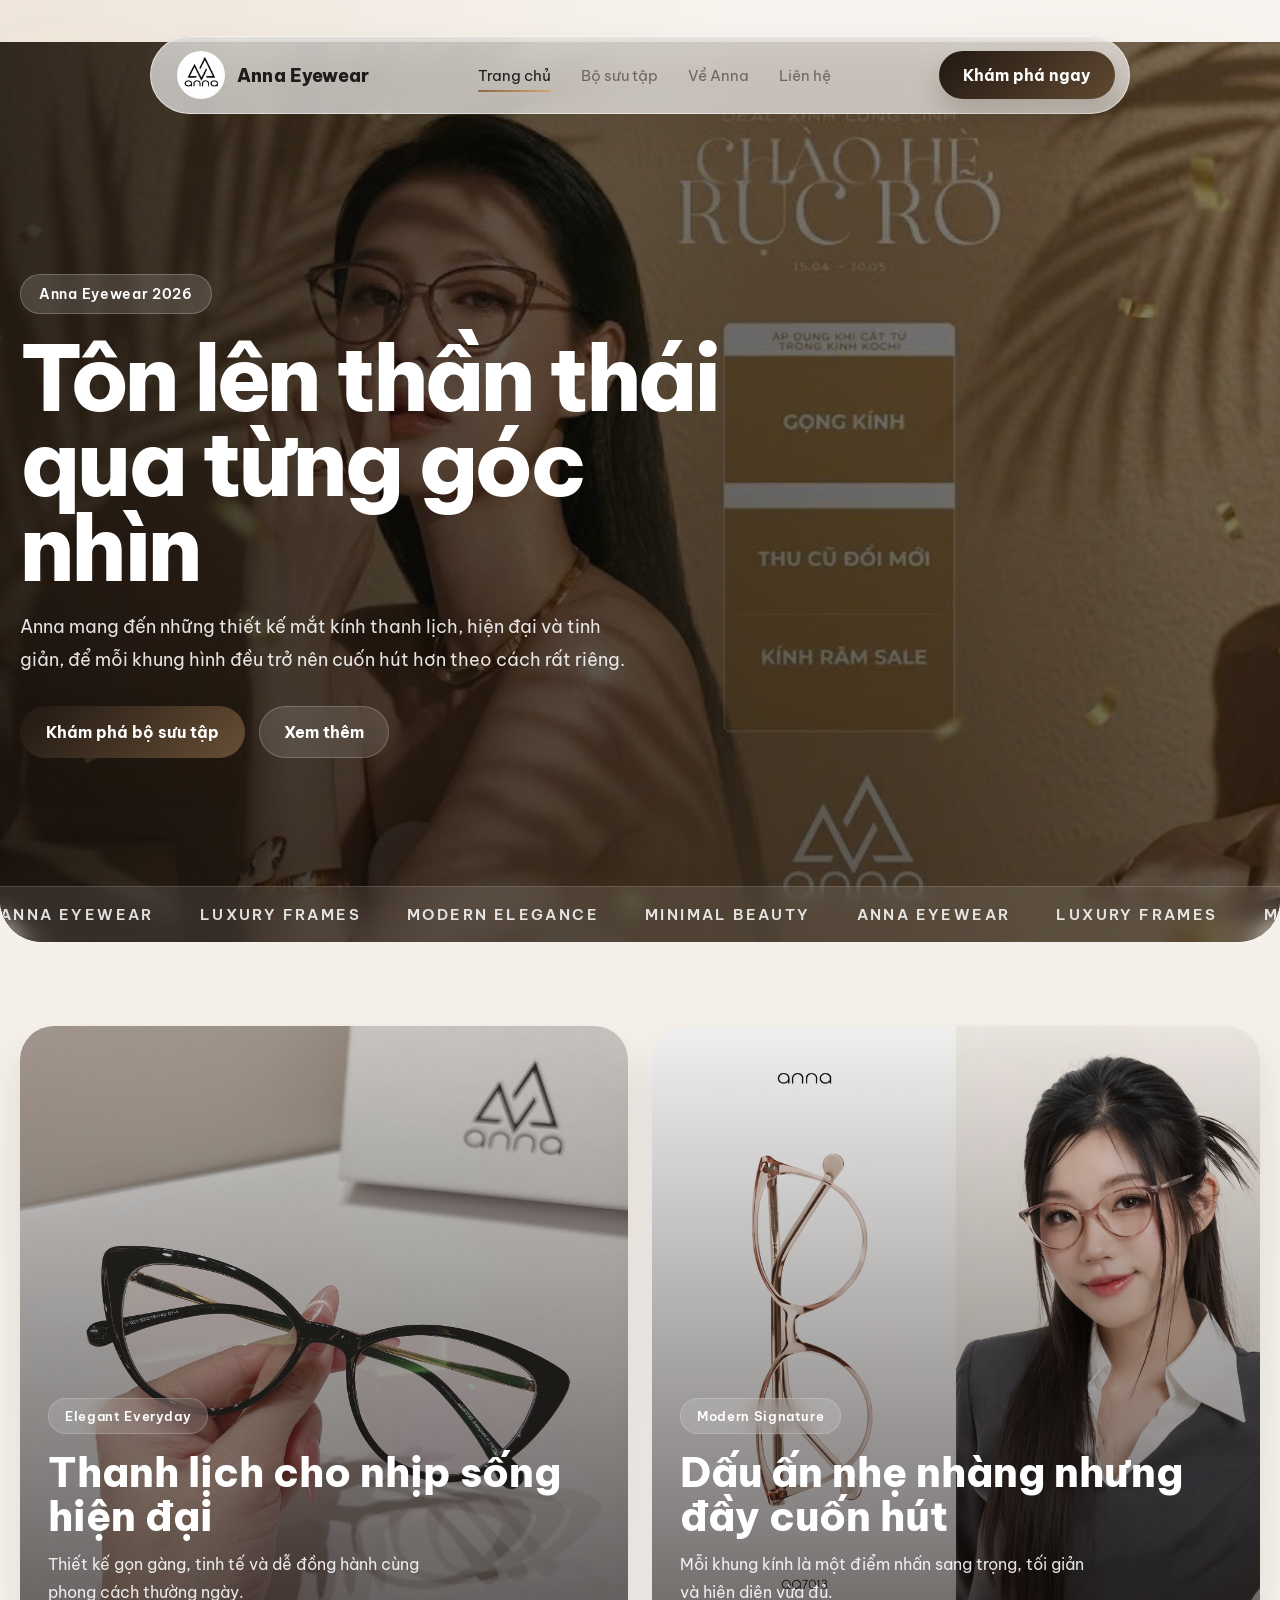
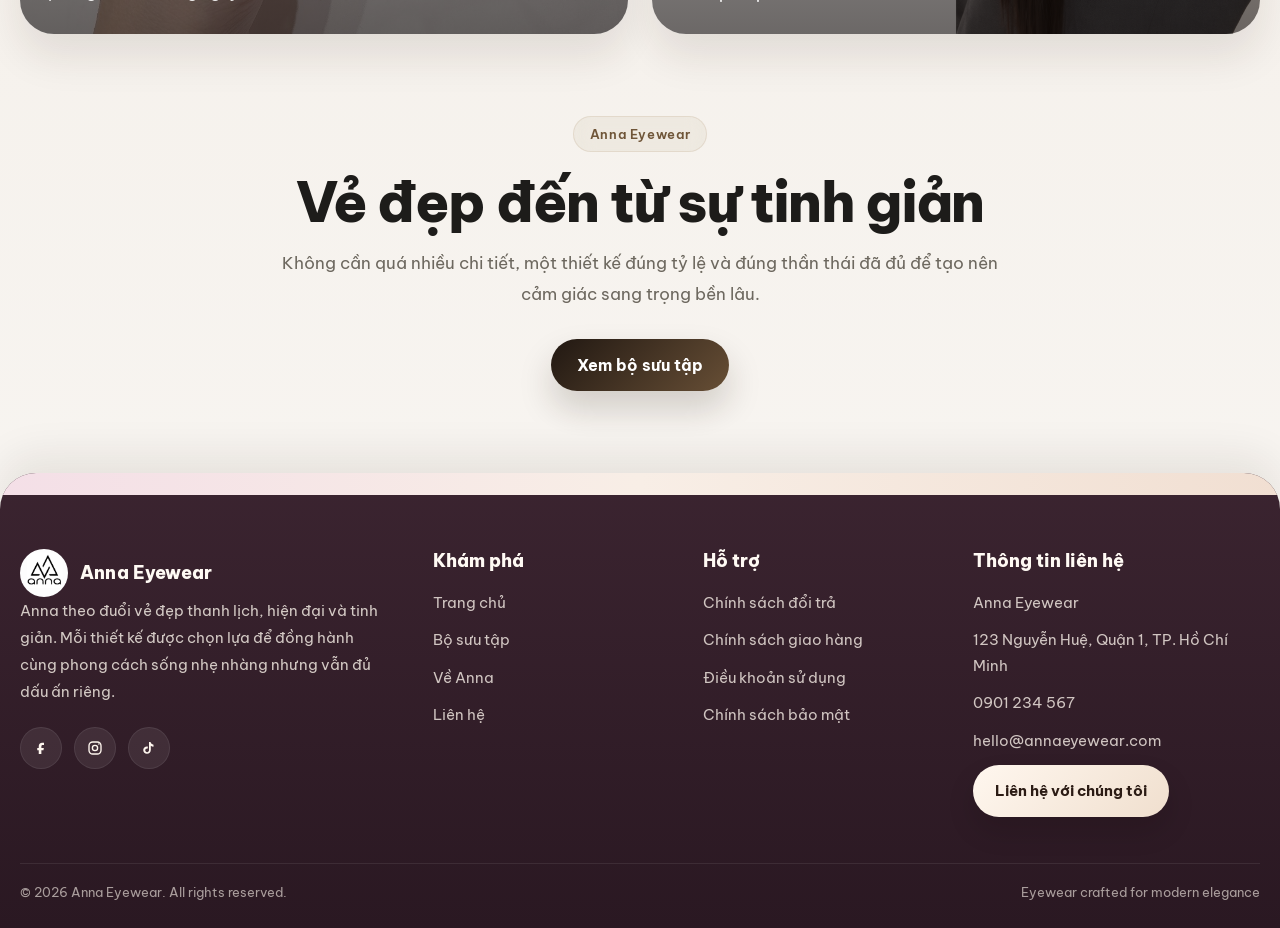
<file: html/index.html>
<!DOCTYPE html>
<html lang="vi">
<head>
  <meta charset="UTF-8">
  <meta name="viewport" content="width=device-width, initial-scale=1.0">
  <title>Anna Eyewear</title>
  <script>
    window.location.replace("home.html");
  </script>
</head>
<body>
  <p>Đang chuyển đến trang chủ... <a href="home.html">Bấm vào đây nếu trang chưa tự chuyển</a></p>
</body>
</html>
</file>
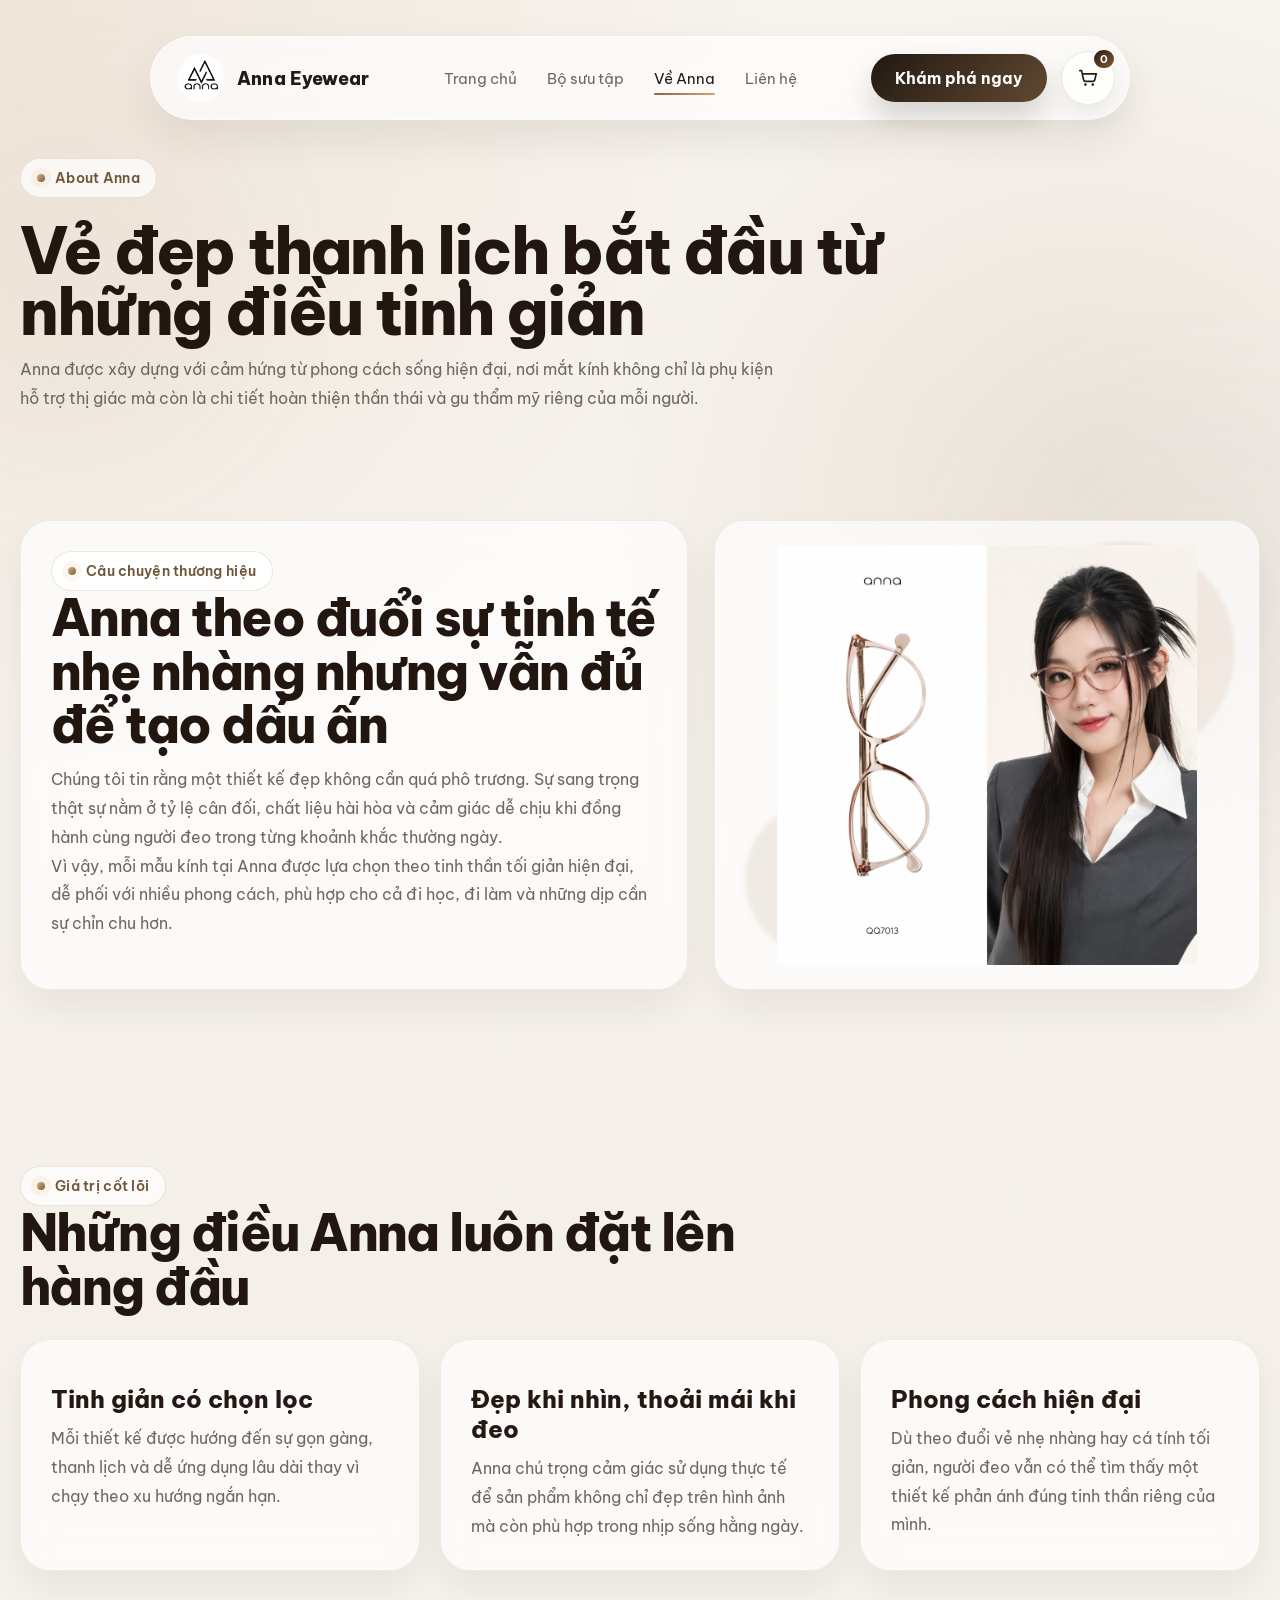
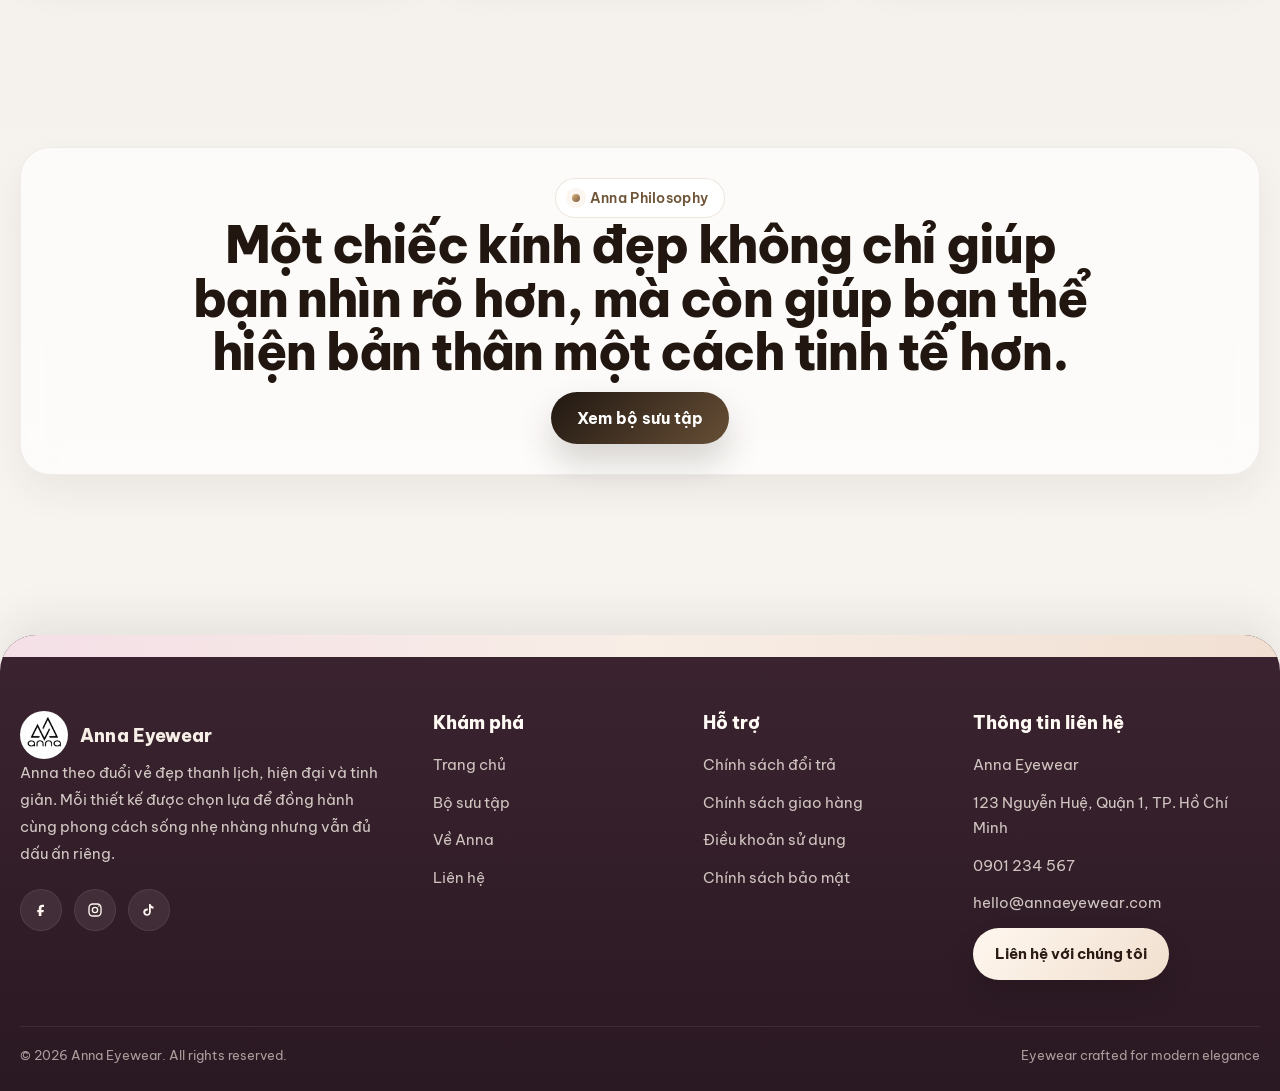
<file: html/about.html>
<!DOCTYPE html>
<html lang="vi">
<head>
  <meta charset="UTF-8" />
  <meta name="viewport" content="width=device-width, initial-scale=1.0" />
  <title>Anna | Về Anna</title>
  <link rel="preconnect" href="https://fonts.googleapis.com">
  <link rel="preconnect" href="https://fonts.gstatic.com" crossorigin>
  <link href="https://fonts.googleapis.com/css2?family=Be+Vietnam+Pro:wght@400;500;600;700;800&family=Cormorant+Garamond:wght@500;600;700&display=swap" rel="stylesheet">
  <link rel="stylesheet" href="../css/about-contact.css">
  <link rel="icon" type="image/png" href="../img/logo.jpg">
</head>
<body>
  <header class="floating-nav-wrap">
    <div class="floating-nav container">
      <a href="home.html" class="brand">
        <img src="../img/logo.jpg" alt="Anna Eyewear" class="brand-logo" />
        <span>Anna Eyewear</span>
      </a>

      <nav class="nav-links">
        <a href="home.html">Trang chủ</a>
        <a href="product.html">Bộ sưu tập</a>
        <a href="about.html" class="active">Về Anna</a>
        <a href="contact.html">Liên hệ</a>
      </nav>

      <div class="nav-actions">
        <a href="product.html" class="nav-cta">Khám phá ngay</a>

        <a href="cart.html" class="cart-link" aria-label="Giỏ hàng">
          <svg width="22" height="22" viewBox="0 0 24 24" fill="none">
            <path d="M3 4H5L7.2 14.2C7.4 15.1 8.2 15.7 9.1 15.7H17.4C18.3 15.7 19.1 15.1 19.3 14.2L21 7.5H6.2" stroke="currentColor" stroke-width="1.8" stroke-linecap="round" stroke-linejoin="round"/>
            <circle cx="9.2" cy="19.2" r="1.4" fill="currentColor"/>
            <circle cx="17.2" cy="19.2" r="1.4" fill="currentColor"/>
          </svg>
          <span class="cart-count" id="cartCount">0</span>
        </a>
      </div>

      <button class="mobile-toggle" id="mobileToggle" aria-label="Mở menu">
        <svg width="20" height="20" viewBox="0 0 24 24" fill="none">
          <path d="M4 7H20" stroke="#1d1c1a" stroke-width="2" stroke-linecap="round"/>
          <path d="M4 12H20" stroke="#1d1c1a" stroke-width="2" stroke-linecap="round"/>
          <path d="M4 17H20" stroke="#1d1c1a" stroke-width="2" stroke-linecap="round"/>
        </svg>
      </button>
    </div>

    <div class="mobile-panel container" id="mobilePanel">
      <a href="home.html">Trang chủ</a>
      <a href="product.html">Bộ sưu tập</a>
      <a href="about.html">Về Anna</a>
      <a href="contact.html">Liên hệ</a>
      <a href="cart.html">Giỏ hàng</a>
    </div>
  </header>

  <main>
    <section class="page-hero container">
      <span class="pill">About Anna</span>
      <h1>Vẻ đẹp thanh lịch bắt đầu từ những điều tinh giản</h1>
      <p>
        Anna được xây dựng với cảm hứng từ phong cách sống hiện đại, nơi mắt kính không chỉ là phụ kiện hỗ trợ thị giác mà còn là chi tiết hoàn thiện thần thái và gu thẩm mỹ riêng của mỗi người.
      </p>
    </section>

    <section class="section container">
      <div class="about-grid">
        <div class="about-card large">
          <span class="section-label">Câu chuyện thương hiệu</span>
          <h2>Anna theo đuổi sự tinh tế nhẹ nhàng nhưng vẫn đủ để tạo dấu ấn</h2>
          <p>
            Chúng tôi tin rằng một thiết kế đẹp không cần quá phô trương. Sự sang trọng thật sự nằm ở tỷ lệ cân đối, chất liệu hài hòa và cảm giác dễ chịu khi đồng hành cùng người đeo trong từng khoảnh khắc thường ngày.
          </p>
          <p>
            Vì vậy, mỗi mẫu kính tại Anna được lựa chọn theo tinh thần tối giản hiện đại, dễ phối với nhiều phong cách, phù hợp cho cả đi học, đi làm và những dịp cần sự chỉn chu hơn.
          </p>
        </div>

        <div class="about-visual">
          <div class="visual-box">
            <div class="visual-circle one"></div>
            <div class="visual-circle two"></div>
            <img src="../img/banner3.png" alt="Kính Anna" class="about-glass">
          </div>
        </div>
      </div>
    </section>

    <section class="section container">
      <div class="section-head">
        <span class="section-label">Giá trị cốt lõi</span>
        <h2>Những điều Anna luôn đặt lên hàng đầu</h2>
      </div>

      <div class="value-grid">
        <article class="info-card">
          <h3>Tinh giản có chọn lọc</h3>
          <p>
            Mỗi thiết kế được hướng đến sự gọn gàng, thanh lịch và dễ ứng dụng lâu dài thay vì chạy theo xu hướng ngắn hạn.
          </p>
        </article>

        <article class="info-card">
          <h3>Đẹp khi nhìn, thoải mái khi đeo</h3>
          <p>
            Anna chú trọng cảm giác sử dụng thực tế để sản phẩm không chỉ đẹp trên hình ảnh mà còn phù hợp trong nhịp sống hằng ngày.
          </p>
        </article>

        <article class="info-card">
          <h3>Phong cách hiện đại</h3>
          <p>
            Dù theo đuổi vẻ nhẹ nhàng hay cá tính tối giản, người đeo vẫn có thể tìm thấy một thiết kế phản ánh đúng tinh thần riêng của mình.
          </p>
        </article>
      </div>
    </section>

    <section class="section container">
      <div class="quote-box">
        <span class="section-label">Anna Philosophy</span>
        <h2>
          Một chiếc kính đẹp không chỉ giúp bạn nhìn rõ hơn, mà còn giúp bạn thể hiện bản thân một cách tinh tế hơn.
        </h2>
        <a href="product.html" class="btn-primary">Xem bộ sưu tập</a>
      </div>
    </section>
  </main>

  <footer class="site-footer">
  <div class="footer-accent"></div>

  <div class="container footer-grid">
    <div class="footer-brand-col">
      <a href="home.html" class="brand">
        <img src="../img/logo.jpg" alt="Anna Eyewear" class="brand-logo" />
        <span>Anna Eyewear</span>
      </a>

      <p class="footer-brand-text">
        Anna theo đuổi vẻ đẹp thanh lịch, hiện đại và tinh giản. Mỗi thiết kế được chọn lựa để đồng hành cùng phong cách sống nhẹ nhàng nhưng vẫn đủ dấu ấn riêng.
      </p>

      <div class="footer-socials">
        <a href="#" aria-label="Facebook">
          <svg viewBox="0 0 24 24" fill="none">
            <path d="M14 8H16V5H13.5C10.8 5 9 6.8 9 9.8V12H7V15H9V20H12.5V15H15.3L15.8 12H12.5V10.2C12.5 8.9 13 8 14 8Z" fill="currentColor"/>
          </svg>
        </a>
        <a href="#" aria-label="Instagram">
          <svg viewBox="0 0 24 24" fill="none">
            <rect x="4" y="4" width="16" height="16" rx="5" stroke="currentColor" stroke-width="1.8"/>
            <circle cx="12" cy="12" r="3.5" stroke="currentColor" stroke-width="1.8"/>
            <circle cx="17.2" cy="6.8" r="1" fill="currentColor"/>
          </svg>
        </a>
        <a href="#" aria-label="TikTok">
          <svg viewBox="0 0 24 24" fill="none">
            <path d="M14 4C14.6 5.8 15.8 7.1 18 7.6V10.2C16.6 10.2 15.4 9.8 14.4 9V14.6C14.4 17.6 12.2 19.7 9.3 19.7C6.5 19.7 4.3 17.6 4.3 14.8C4.3 12.1 6.5 9.9 9.3 9.9C9.7 9.9 10.1 9.9 10.4 10V12.7C10.1 12.6 9.8 12.6 9.5 12.6C8.1 12.6 7 13.7 7 15.1C7 16.5 8.1 17.6 9.5 17.6C10.9 17.6 12 16.5 12 15.1V4H14Z" fill="currentColor"/>
          </svg>
        </a>
      </div>
    </div>

    <div class="footer-col">
      <h3>Khám phá</h3>
      <a href="home.html">Trang chủ</a>
      <a href="product.html">Bộ sưu tập</a>
      <a href="about.html">Về Anna</a>
      <a href="contact.html">Liên hệ</a>
    </div>
       <div class="footer-col">
      <h3>Hỗ trợ</h3>
      <a href="return-policy.html">Chính sách đổi trả</a>
      <a href="shipping-policy.html">Chính sách giao hàng</a>
      <a href="terms.html">Điều khoản sử dụng</a>
      <a href="privacy-policy.html">Chính sách bảo mật</a>
    </div>

    <div class="footer-col footer-contact">
      <h3>Thông tin liên hệ</h3>
      <p>Anna Eyewear</p>
      <p>123 Nguyễn Huệ, Quận 1, TP. Hồ Chí Minh</p>
      <p>0901 234 567</p>
      <p>hello@annaeyewear.com</p>

      <a href="contact.html" class="footer-btn">Liên hệ với chúng tôi</a>
    </div>
  </div>

  <div class="container footer-bottom">
    <span>© 2026 Anna Eyewear. All rights reserved.</span>
    <span>Eyewear crafted for modern elegance</span>
  </div>
</footer>

  <script>
    const mobileToggle = document.getElementById('mobileToggle');
    const mobilePanel = document.getElementById('mobilePanel');
    const cartCount = document.getElementById('cartCount');

    mobileToggle?.addEventListener('click', () => {
      mobilePanel.classList.toggle('open');
    });

    function getCart() {
      return JSON.parse(localStorage.getItem('luneria_cart') || '[]');
    }

    function updateCartCount() {
      const cart = getCart();
      const total = cart.reduce((sum, item) => sum + (parseInt(item.quantity, 10) || 0), 0);
      if (cartCount) cartCount.textContent = total;
    }

    updateCartCount();
  </script>
</body>
</html>
</file>
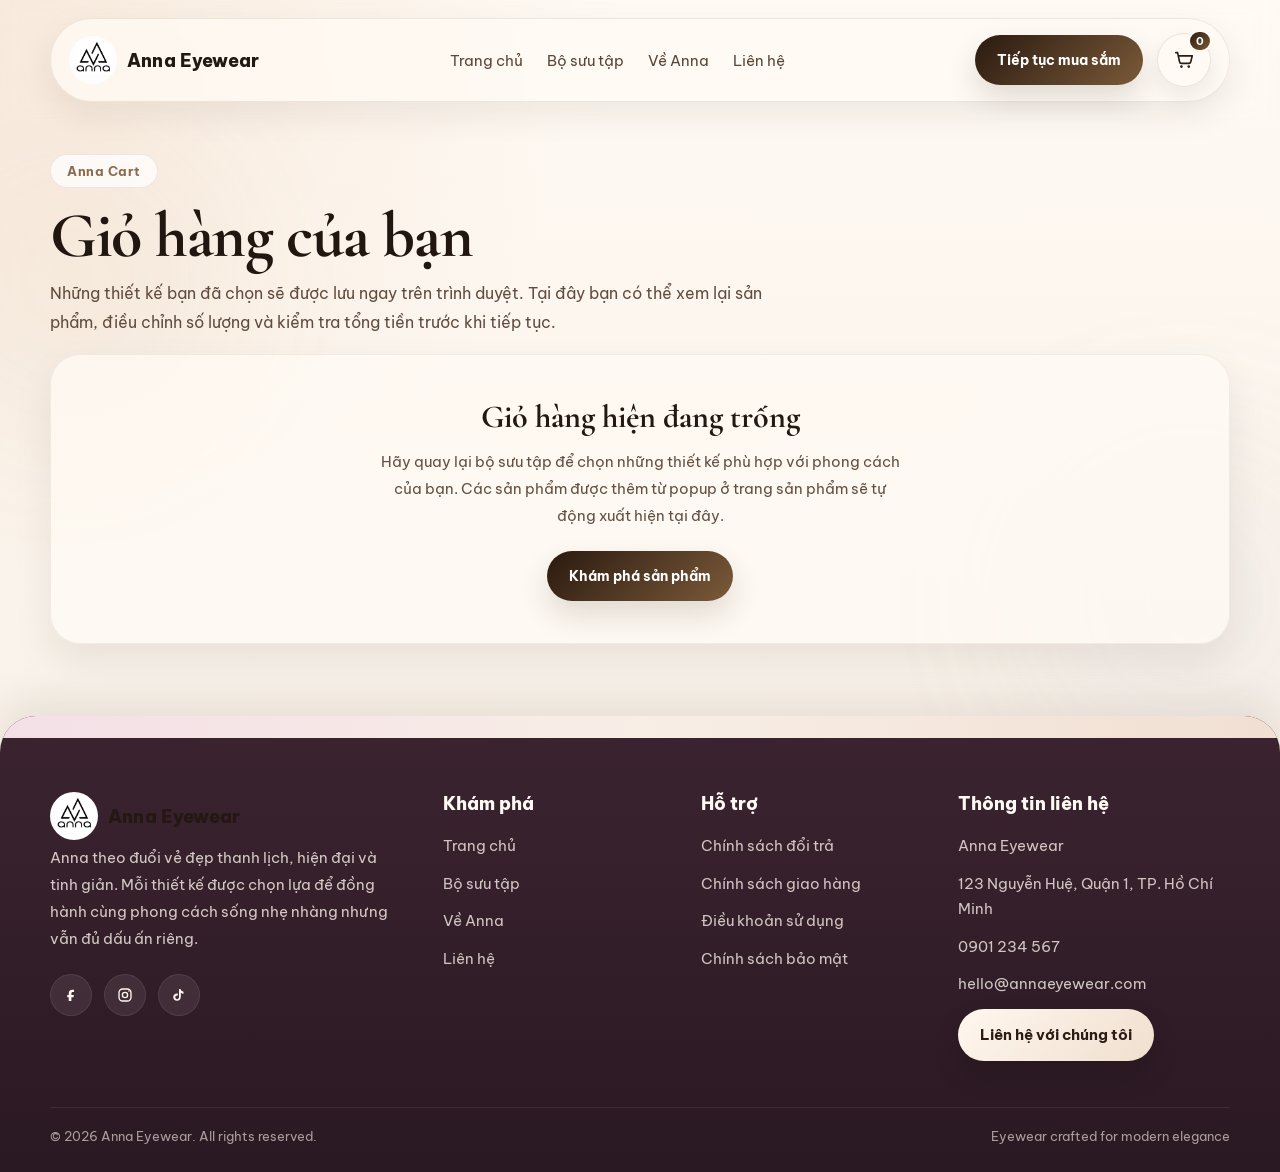
<file: html/cart.html>
<!DOCTYPE html>
<html lang="vi">
<head>
  <meta charset="UTF-8" />
  <meta name="viewport" content="width=device-width, initial-scale=1.0" />
  <title>Anna | Giỏ hàng</title>
  <link rel="preconnect" href="https://fonts.googleapis.com">
  <link rel="preconnect" href="https://fonts.gstatic.com" crossorigin>
  <link href="https://fonts.googleapis.com/css2?family=Be+Vietnam+Pro:wght@400;500;600;700;800&family=Cormorant+Garamond:wght@500;600;700&display=swap" rel="stylesheet">
  <link rel="icon" type="image/png" href="../img/logo.jpg">
  <link rel="stylesheet" href="../css/homepage-eyewear.css">
  <style>
    * {
      box-sizing: border-box;
    }

    html {
      scroll-behavior: smooth;
    }

    body {
      margin: 0;
      font-family: "Be Vietnam Pro", sans-serif;
      background:
        radial-gradient(circle at top left, rgba(245, 227, 210, 0.7), transparent 34%),
        linear-gradient(180deg, #fffaf4 0%, #f6ede3 100%);
      color: #241a14;
    }

    a {
      text-decoration: none;
      color: inherit;
    }

    .container {
      width: min(1180px, calc(100% - 32px));
      margin: 0 auto;
    }

    .floating-nav-wrap {
      position: sticky;
      top: 0;
      z-index: 1000;
      padding: 18px 0;
      backdrop-filter: blur(10px);
    }

    .floating-nav {
      display: flex;
      align-items: center;
      justify-content: space-between;
      gap: 18px;
      padding: 14px 18px;
      border-radius: 999px;
      background: rgba(255, 250, 244, 0.78);
      border: 1px solid rgba(92, 68, 48, 0.1);
      box-shadow: 0 12px 35px rgba(41, 28, 19, 0.08);
    }

    .brand {
      display: inline-flex;
      align-items: center;
      gap: 10px;
      font-weight: 800;
      font-size: 18px;
      color: #231812;
    }

    .brand-mark {
      width: 38px;
      height: 38px;
      border-radius: 50%;
      display: inline-flex;
      align-items: center;
      justify-content: center;
      background: linear-gradient(135deg, #2d1c12 0%, #8b6746 100%);
      color: #fff;
      font-family: "Cormorant Garamond", serif;
      font-size: 22px;
    }

    .nav-links {
      display: flex;
      align-items: center;
      gap: 24px;
      font-size: 15px;
      color: #5a4638;
    }

    .nav-actions {
      display: flex;
      align-items: center;
      gap: 14px;
    }

    .nav-cta,
    .btn-primary,
    .btn-secondary,
    .btn-dark,
    .btn-light {
      height: 50px;
      padding: 0 22px;
      border-radius: 999px;
      display: inline-flex;
      align-items: center;
      justify-content: center;
      font-weight: 700;
      font-size: 14px;
      transition: 0.25s ease;
      cursor: pointer;
      border: none;
    }

    .nav-cta,
    .btn-primary,
    .btn-dark {
      background: linear-gradient(135deg, #2a1a10 0%, #7b5a39 100%);
      color: #fff;
      box-shadow: 0 14px 30px rgba(44, 28, 17, 0.14);
    }

    .nav-cta:hover,
    .btn-primary:hover,
    .btn-dark:hover {
      transform: translateY(-2px);
    }

    .btn-secondary,
    .btn-light {
      background: rgba(255, 255, 255, 0.66);
      color: #2b1d14;
      border: 1px solid rgba(86, 61, 40, 0.12);
    }

    .btn-secondary:hover,
    .btn-light:hover {
      transform: translateY(-2px);
      background: #fff;
    }

    .cart-link {
      position: relative;
      width: 54px;
      height: 54px;
      border-radius: 999px;
      display: inline-flex;
      align-items: center;
      justify-content: center;
      background: rgba(255, 250, 244, 0.88);
      border: 1px solid rgba(86, 61, 40, 0.12);
      color: #2b1d14;
      box-shadow: 0 10px 24px rgba(43, 29, 18, 0.08);
    }

    .cart-count {
      position: absolute;
      top: -4px;
      right: -2px;
      min-width: 22px;
      height: 22px;
      padding: 0 6px;
      border-radius: 999px;
      display: inline-flex;
      align-items: center;
      justify-content: center;
      background: linear-gradient(135deg, #2a1a10 0%, #7c5a38 100%);
      color: #fff;
      font-size: 11px;
      font-weight: 700;
      line-height: 1;
      border: 2px solid #fffaf4;
    }

    .mobile-toggle {
      display: none;
      width: 46px;
      height: 46px;
      border: none;
      border-radius: 50%;
      background: rgba(255, 255, 255, 0.72);
      cursor: pointer;
    }

    .mobile-panel {
      display: none;
      margin-top: 10px;
      padding: 14px 16px;
      border-radius: 24px;
      background: rgba(255, 250, 244, 0.95);
      border: 1px solid rgba(92, 68, 48, 0.08);
      box-shadow: 0 12px 35px rgba(41, 28, 19, 0.08);
    }

    .mobile-panel.open {
      display: grid;
      gap: 12px;
    }

    .cart-hero {
      padding: 34px 0 18px;
    }

    .pill {
      display: inline-flex;
      align-items: center;
      height: 34px;
      padding: 0 16px;
      border-radius: 999px;
      background: rgba(255, 255, 255, 0.72);
      border: 1px solid rgba(97, 73, 52, 0.1);
      color: #8c6a4f;
      font-size: 13px;
      font-weight: 700;
      letter-spacing: 0.04em;
    }

    .cart-hero h1 {
      margin: 18px 0 12px;
      font-family: "Cormorant Garamond", serif;
      font-size: clamp(40px, 5vw, 64px);
      line-height: 0.95;
      letter-spacing: -0.02em;
      color: #211710;
    }

    .cart-hero p {
      max-width: 760px;
      margin: 0;
      font-size: 16px;
      line-height: 1.8;
      color: #614d3f;
    }

    .cart-layout {
      display: grid;
      grid-template-columns: minmax(0, 1fr) 360px;
      gap: 26px;
      padding: 22px 0 64px;
      align-items: start;
    }

    .cart-list,
    .cart-summary,
    .empty-cart {
      border-radius: 30px;
      background: rgba(255, 250, 244, 0.78);
      border: 1px solid rgba(93, 69, 49, 0.08);
      box-shadow: 0 18px 40px rgba(42, 29, 19, 0.08);
    }

    .cart-list {
      padding: 26px;
    }

    .cart-list-head {
      display: flex;
      align-items: center;
      justify-content: space-between;
      gap: 14px;
      margin-bottom: 18px;
    }

    .cart-list-head h2 {
      margin: 0;
      font-size: 24px;
      color: #241912;
    }

    .cart-list-head span {
      font-size: 14px;
      color: #7b6554;
      font-weight: 600;
    }

    .cart-items {
      display: grid;
      gap: 16px;
    }

    .cart-item {
      display: grid;
      grid-template-columns: 170px minmax(0, 1fr);
      gap: 18px;
      padding: 18px;
      border-radius: 24px;
      background: rgba(255, 255, 255, 0.66);
      border: 1px solid rgba(93, 69, 49, 0.08);
    }

    .cart-item-visual {
      min-height: 150px;
      border-radius: 22px;
      overflow: hidden;
      display: flex;
      align-items: center;
      justify-content: center;
      padding: 14px;
    }

    .cart-item-visual svg,
    .cart-item-visual .card-glass {
      width: 100%;
      max-width: 150px;
      height: auto;
      display: block;
    }

    .cart-item-visual .mini-detail-art {
      transform: scale(0.95);
    }

    .cart-item-content {
      min-width: 0;
      display: flex;
      flex-direction: column;
      gap: 10px;
    }

    .cart-item-top {
      display: flex;
      align-items: flex-start;
      justify-content: space-between;
      gap: 12px;
    }

    .cart-item-top h3 {
      margin: 0;
      font-size: 22px;
      color: #241912;
    }

    .cart-item-desc {
      margin: 0;
      font-size: 14px;
      line-height: 1.7;
      color: #635042;
    }

    .cart-item-price {
      font-size: 22px;
      font-weight: 800;
      color: #2a1e17;
      white-space: nowrap;
    }

    .cart-item-meta {
      display: flex;
      flex-wrap: wrap;
      gap: 10px;
    }

    .cart-chip {
      display: inline-flex;
      align-items: center;
      height: 32px;
      padding: 0 14px;
      border-radius: 999px;
      background: #f4e7d9;
      color: #7b5c45;
      font-size: 13px;
      font-weight: 600;
    }

    .cart-item-actions {
      display: flex;
      flex-wrap: wrap;
      align-items: center;
      justify-content: space-between;
      gap: 14px;
      margin-top: 4px;
    }

    .qty-box {
      display: inline-flex;
      align-items: center;
      overflow: hidden;
      border-radius: 999px;
      border: 1px solid rgba(60, 43, 29, 0.14);
      background: #fff;
    }

    .qty-box button {
      width: 42px;
      height: 42px;
      border: none;
      background: transparent;
      font-size: 20px;
      font-weight: 700;
      color: #2f2218;
      cursor: pointer;
    }

    .qty-box span {
      width: 52px;
      text-align: center;
      font-size: 15px;
      font-weight: 700;
      color: #2f2218;
    }

    .remove-btn {
      border: none;
      background: transparent;
      color: #9b6b4f;
      font-size: 14px;
      font-weight: 700;
      cursor: pointer;
      padding: 0;
    }

    .remove-btn:hover {
      color: #7a4c31;
    }

    .cart-summary {
      padding: 26px;
      position: sticky;
      top: 108px;
    }

    .cart-summary h2 {
      margin: 0 0 18px;
      font-size: 24px;
      color: #241912;
    }

    .summary-line {
      display: flex;
      align-items: center;
      justify-content: space-between;
      gap: 14px;
      padding: 12px 0;
      border-bottom: 1px solid rgba(93, 69, 49, 0.08);
      font-size: 15px;
      color: #5d4b3d;
    }

    .summary-line.total {
      margin-top: 8px;
      padding-top: 18px;
      font-size: 18px;
      font-weight: 800;
      color: #241912;
      border-bottom: none;
    }

    .summary-actions {
      display: grid;
      gap: 12px;
      margin-top: 22px;
    }

    .summary-note {
      margin: 14px 0 0;
      font-size: 13px;
      line-height: 1.7;
      color: #7d6857;
    }

    .empty-cart {
      display: none;
      padding: 42px 26px;
      text-align: center;
    }

    .empty-cart.show {
      display: block;
    }

    .empty-cart h2 {
      margin: 0 0 12px;
      font-size: 32px;
      font-family: "Cormorant Garamond", serif;
      color: #231812;
    }

    .empty-cart p {
      max-width: 520px;
      margin: 0 auto 22px;
      font-size: 15px;
      line-height: 1.8;
      color: #635042;
    }

    .hidden {
      display: none !important;
    }

    @media (max-width: 992px) {
      .nav-links,
      .nav-actions .nav-cta {
        display: none;
      }

      .mobile-toggle {
        display: inline-flex;
        align-items: center;
        justify-content: center;
      }

      .cart-layout {
        grid-template-columns: 1fr;
      }

      .cart-summary {
        position: static;
      }
    }

    @media (max-width: 768px) {
      .cart-item {
        grid-template-columns: 1fr;
      }

      .cart-item-visual {
        min-height: 190px;
      }

      .cart-item-top {
        flex-direction: column;
      }

      .cart-item-actions {
        align-items: flex-start;
        flex-direction: column;
      }
      .cart-item-visual img,
      .cart-product-image {
        width: 100%;
        max-width: 150px;
        height: auto;
        object-fit: contain;
        display: block;
        border-radius: 18px;
      }
    }
  </style>
</head>
<body>
  <header class="floating-nav-wrap">
    <div class="floating-nav container">
      <a href="home.html" class="brand">
        <img src="../img/logo.jpg" alt="Anna Eyewear" class="brand-logo" />
        <span>Anna Eyewear</span>
      </a>

      <nav class="nav-links">
        <a href="home.html">Trang chủ</a>
        <a href="product.html">Bộ sưu tập</a>
        <a href="about.html">Về Anna</a>
        <a href="contact.html">Liên hệ</a>
      </nav>

      <div class="nav-actions">
        <a href="product.html" class="nav-cta">Tiếp tục mua sắm</a>

        <a href="cart.html" class="cart-link" aria-label="Giỏ hàng">
          <svg width="22" height="22" viewBox="0 0 24 24" fill="none">
            <path d="M3 4H5L7.2 14.2C7.4 15.1 8.2 15.7 9.1 15.7H17.4C18.3 15.7 19.1 15.1 19.3 14.2L21 7.5H6.2" stroke="currentColor" stroke-width="1.8" stroke-linecap="round" stroke-linejoin="round"/>
            <circle cx="9.2" cy="19.2" r="1.4" fill="currentColor"/>
            <circle cx="17.2" cy="19.2" r="1.4" fill="currentColor"/>
          </svg>
          <span class="cart-count" id="cartCount">0</span>
        </a>
      </div>

      <button class="mobile-toggle" id="mobileToggle" aria-label="Mở menu">
        <svg width="20" height="20" viewBox="0 0 24 24" fill="none">
          <path d="M4 7H20" stroke="#1d1c1a" stroke-width="2" stroke-linecap="round"/>
          <path d="M4 12H20" stroke="#1d1c1a" stroke-width="2" stroke-linecap="round"/>
          <path d="M4 17H20" stroke="#1d1c1a" stroke-width="2" stroke-linecap="round"/>
        </svg>
      </button>
    </div>

    <div class="mobile-panel container" id="mobilePanel">
      <a href="home.html">Trang chủ</a>
      <a href="product.html">Bộ sưu tập</a>
      <a href="cart.html">Giỏ hàng</a>
    </div>
  </header>

  <main>
    <section class="cart-hero container">
      <span class="pill">Anna Cart</span>
      <h1>Giỏ hàng của bạn</h1>
      <p>
        Những thiết kế bạn đã chọn sẽ được lưu ngay trên trình duyệt. Tại đây bạn có thể xem lại sản phẩm, điều chỉnh số lượng và kiểm tra tổng tiền trước khi tiếp tục.
      </p>
    </section>

    <section class="container">
      <div class="empty-cart" id="emptyCart">
        <h2>Giỏ hàng hiện đang trống</h2>
        <p>
          Hãy quay lại bộ sưu tập để chọn những thiết kế phù hợp với phong cách của bạn. Các sản phẩm được thêm từ popup ở trang sản phẩm sẽ tự động xuất hiện tại đây.
        </p>
        <a href="product.html" class="btn-primary">Khám phá sản phẩm</a>
      </div>

      <div class="cart-layout" id="cartLayout">
        <div class="cart-list">
          <div class="cart-list-head">
            <h2>Sản phẩm đã chọn</h2>
            <span id="cartItemCount">0 sản phẩm</span>
          </div>

          <div class="cart-items" id="cartItems"></div>
        </div>

        <aside class="cart-summary">
          <h2>Tóm tắt đơn hàng</h2>

          <div class="summary-line">
            <span>Tạm tính</span>
            <strong id="subtotalPrice">0đ</strong>
          </div>

          <div class="summary-line">
            <span>Số lượng</span>
            <strong id="summaryQuantity">0</strong>
          </div>

          <div class="summary-line">
            <span>Phí vận chuyển</span>
            <strong>Liên hệ sau</strong>
          </div>

          <div class="summary-line total">
            <span>Tổng cộng</span>
            <strong id="totalPrice">0đ</strong>
          </div>

          <div class="summary-actions">
            <a href="product.html" class="btn-primary">Tiếp tục xem sản phẩm</a>
            <button type="button" class="btn-light" id="clearCartBtn">Xóa toàn bộ giỏ hàng</button>
          </div>
        </aside>
      </div>
    </section>
  </main>
  <footer class="site-footer">
  <div class="footer-accent"></div>

  <div class="container footer-grid">
    <div class="footer-brand-col">
      <a href="home.html" class="brand">
        <img src="../img/logo.jpg" alt="Anna Eyewear" class="brand-logo" />
        <span>Anna Eyewear</span>
      </a>

      <p class="footer-brand-text">
        Anna theo đuổi vẻ đẹp thanh lịch, hiện đại và tinh giản. Mỗi thiết kế được chọn lựa để đồng hành cùng phong cách sống nhẹ nhàng nhưng vẫn đủ dấu ấn riêng.
      </p>

      <div class="footer-socials">
        <a href="#" aria-label="Facebook">
          <svg viewBox="0 0 24 24" fill="none">
            <path d="M14 8H16V5H13.5C10.8 5 9 6.8 9 9.8V12H7V15H9V20H12.5V15H15.3L15.8 12H12.5V10.2C12.5 8.9 13 8 14 8Z" fill="currentColor"/>
          </svg>
        </a>
        <a href="#" aria-label="Instagram">
          <svg viewBox="0 0 24 24" fill="none">
            <rect x="4" y="4" width="16" height="16" rx="5" stroke="currentColor" stroke-width="1.8"/>
            <circle cx="12" cy="12" r="3.5" stroke="currentColor" stroke-width="1.8"/>
            <circle cx="17.2" cy="6.8" r="1" fill="currentColor"/>
          </svg>
        </a>
        <a href="#" aria-label="TikTok">
          <svg viewBox="0 0 24 24" fill="none">
            <path d="M14 4C14.6 5.8 15.8 7.1 18 7.6V10.2C16.6 10.2 15.4 9.8 14.4 9V14.6C14.4 17.6 12.2 19.7 9.3 19.7C6.5 19.7 4.3 17.6 4.3 14.8C4.3 12.1 6.5 9.9 9.3 9.9C9.7 9.9 10.1 9.9 10.4 10V12.7C10.1 12.6 9.8 12.6 9.5 12.6C8.1 12.6 7 13.7 7 15.1C7 16.5 8.1 17.6 9.5 17.6C10.9 17.6 12 16.5 12 15.1V4H14Z" fill="currentColor"/>
          </svg>
        </a>
      </div>
    </div>

    <div class="footer-col">
      <h3>Khám phá</h3>
      <a href="home.html">Trang chủ</a>
      <a href="product.html">Bộ sưu tập</a>
      <a href="about.html">Về Anna</a>
      <a href="contact.html">Liên hệ</a>
    </div>

    <div class="footer-col">
      <h3>Hỗ trợ</h3>
      <a href="return-policy.html">Chính sách đổi trả</a>
      <a href="shipping-policy.html">Chính sách giao hàng</a>
      <a href="terms.html">Điều khoản sử dụng</a>
      <a href="privacy-policy.html">Chính sách bảo mật</a>
    </div>

    <div class="footer-col footer-contact">
      <h3>Thông tin liên hệ</h3>
      <p>Anna Eyewear</p>
      <p>123 Nguyễn Huệ, Quận 1, TP. Hồ Chí Minh</p>
      <p>0901 234 567</p>
      <p>hello@annaeyewear.com</p>

      <a href="contact.html" class="footer-btn">Liên hệ với chúng tôi</a>
    </div>
  </div>

  <div class="container footer-bottom">
    <span>© 2026 Anna Eyewear. All rights reserved.</span>
    <span>Eyewear crafted for modern elegance</span>
  </div>
</footer>

  <script>
    const mobileToggle = document.getElementById('mobileToggle');
    const mobilePanel = document.getElementById('mobilePanel');
    const cartCount = document.getElementById('cartCount');
    const cartItems = document.getElementById('cartItems');
    const cartItemCount = document.getElementById('cartItemCount');
    const subtotalPrice = document.getElementById('subtotalPrice');
    const totalPrice = document.getElementById('totalPrice');
    const summaryQuantity = document.getElementById('summaryQuantity');
    const emptyCart = document.getElementById('emptyCart');
    const cartLayout = document.getElementById('cartLayout');
    const clearCartBtn = document.getElementById('clearCartBtn');

    mobileToggle?.addEventListener('click', () => {
      mobilePanel.classList.toggle('open');
    });

    function getCart() {
      return JSON.parse(localStorage.getItem('luneria_cart') || '[]');
    }

    function saveCart(cart) {
      localStorage.setItem('luneria_cart', JSON.stringify(cart));
    }

    function parsePrice(priceString) {
      return Number(String(priceString).replace(/[^\d]/g, '')) || 0;
    }

    function formatPrice(value) {
      return new Intl.NumberFormat('vi-VN').format(value) + 'đ';
    }

    function getTotalQuantity(cart) {
      return cart.reduce((sum, item) => sum + (parseInt(item.quantity, 10) || 0), 0);
    }

    function updateCartCount() {
      const cart = getCart();
      cartCount.textContent = getTotalQuantity(cart);
    }

    function increaseQty(index) {
      const cart = getCart();
      cart[index].quantity = (parseInt(cart[index].quantity, 10) || 1) + 1;
      saveCart(cart);
      renderCart();
    }

    function decreaseQty(index) {
      const cart = getCart();
      const current = parseInt(cart[index].quantity, 10) || 1;

      if (current > 1) {
        cart[index].quantity = current - 1;
        saveCart(cart);
        renderCart();
      }
    }

    function removeItem(index) {
      const cart = getCart();
      cart.splice(index, 1);
      saveCart(cart);
      renderCart();
    }

    function clearCart() {
      localStorage.removeItem('luneria_cart');
      renderCart();
    }

    function renderCart() {
      const cart = getCart();
      const totalQty = getTotalQuantity(cart);
      const subtotal = cart.reduce((sum, item) => {
        return sum + parsePrice(item.price) * (parseInt(item.quantity, 10) || 0);
      }, 0);

      updateCartCount();

      if (!cart.length) {
        emptyCart.classList.add('show');
        cartLayout.classList.add('hidden');
        return;
      }

      emptyCart.classList.remove('show');
      cartLayout.classList.remove('hidden');

      cartItemCount.textContent = totalQty + (totalQty > 1 ? ' sản phẩm' : ' sản phẩm');
      subtotalPrice.textContent = formatPrice(subtotal);
      totalPrice.textContent = formatPrice(subtotal);
      summaryQuantity.textContent = totalQty;

      cartItems.innerHTML = cart.map((item, index) => {
        return `
          <article class="cart-item">
            <div class="cart-item-visual">
              ${
                item.visual
                  ? item.visual
                  : `<img src="${item.image || '../img/logo.jpg'}" alt="${item.name || 'Sản phẩm'}" class="cart-product-image">`
              }
            </div>

            <div class="cart-item-content">
              <div class="cart-item-top">
                <div>
                  <h3>${item.name || 'Sản phẩm'}</h3>
                  <p class="cart-item-desc">${item.desc || ''}</p>
                </div>

                <div class="cart-item-price">${item.price || '0đ'}</div>
              </div>

              <div class="cart-item-meta">
                <span class="cart-chip">Luxury Eyewear</span>
                <span class="cart-chip">Số lượng: ${item.quantity}</span>
              </div>

              <div class="cart-item-actions">
                <div class="qty-box">
                  <button type="button" onclick="decreaseQty(${index})">-</button>
                  <span>${item.quantity}</span>
                  <button type="button" onclick="increaseQty(${index})">+</button>
                </div>

                <button type="button" class="remove-btn" onclick="removeItem(${index})">
                  Xóa sản phẩm
                </button>
              </div>
            </div>
          </article>
        `;
      }).join('');

      document.querySelectorAll('.cart-item-visual .product-visual').forEach((visual) => {
        visual.style.minHeight = '150px';
        visual.style.width = '100%';
        visual.style.borderRadius = '22px';
        visual.style.display = 'flex';
        visual.style.alignItems = 'center';
        visual.style.justifyContent = 'center';
        visual.style.padding = '14px';
      });
    }

    clearCartBtn.addEventListener('click', clearCart);

    window.addEventListener('storage', () => {
      renderCart();
    });

    renderCart();
  </script>
</body>
</html>
</file>
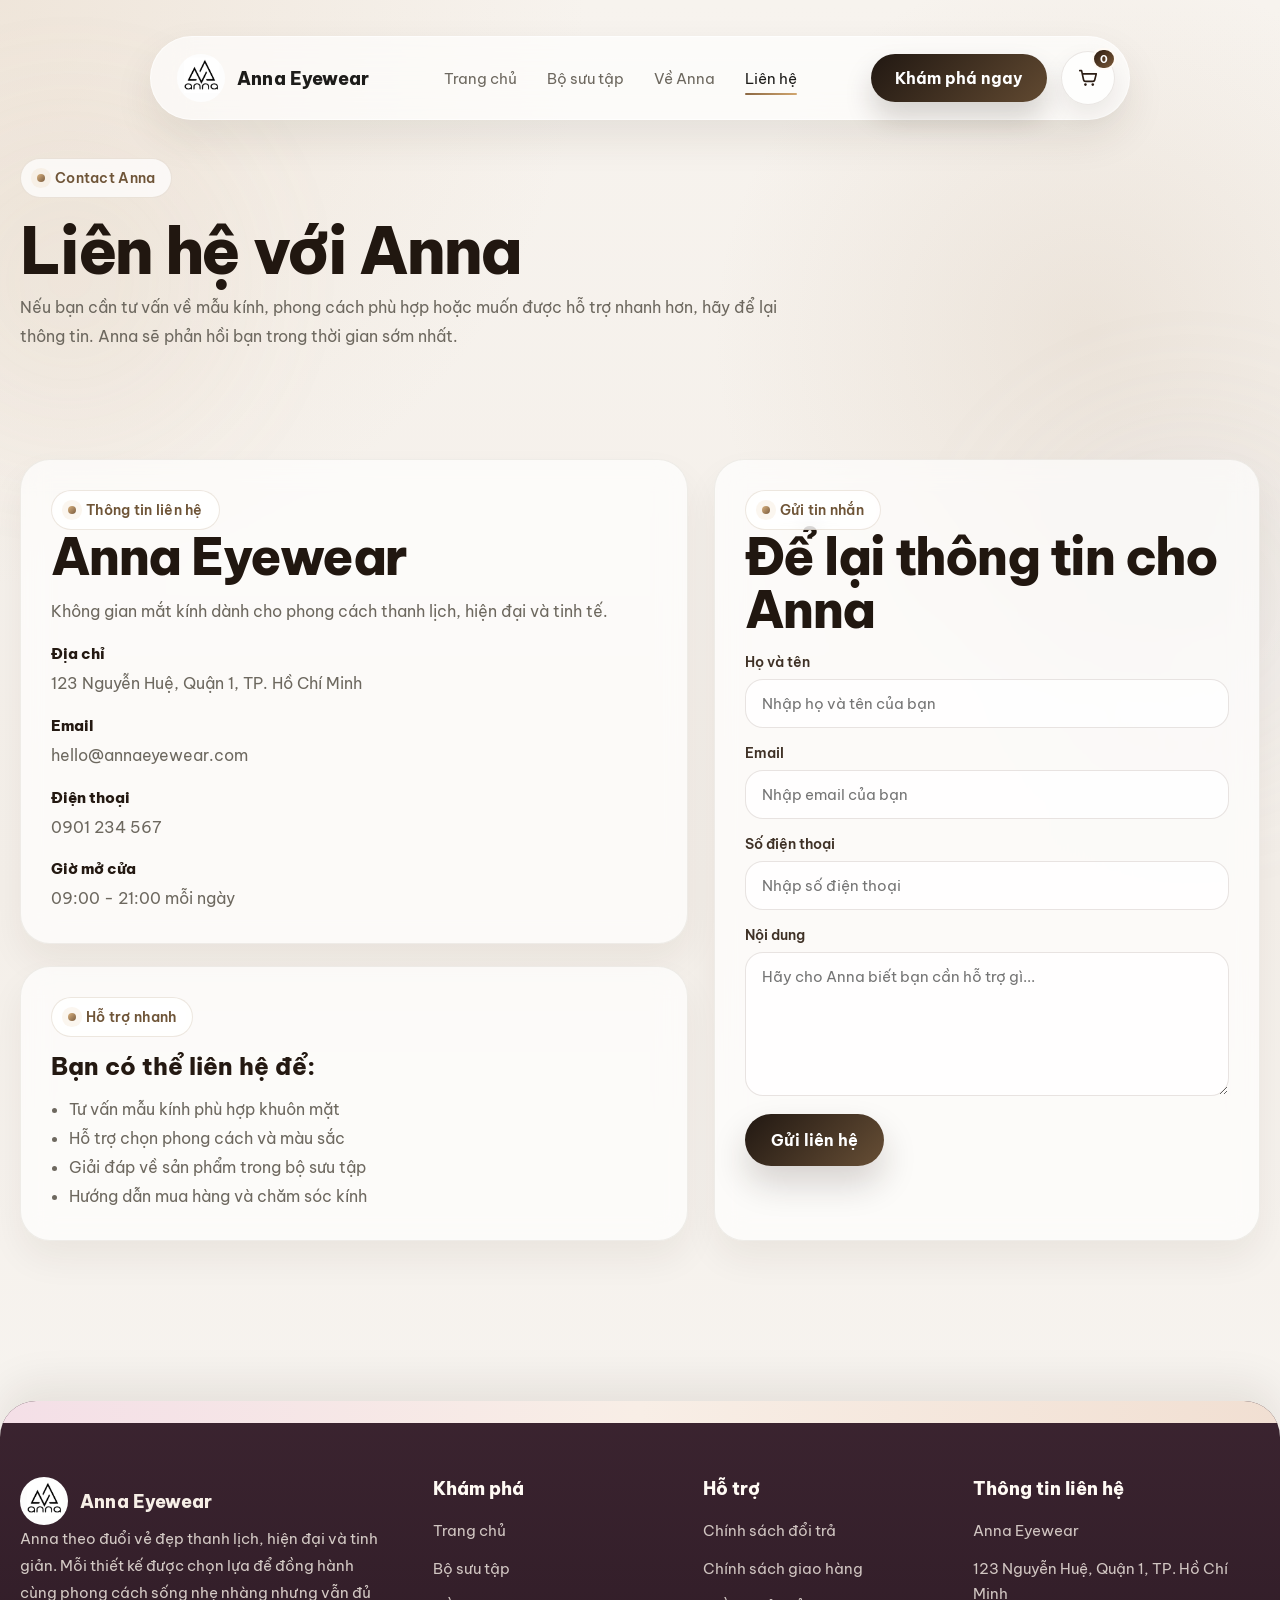
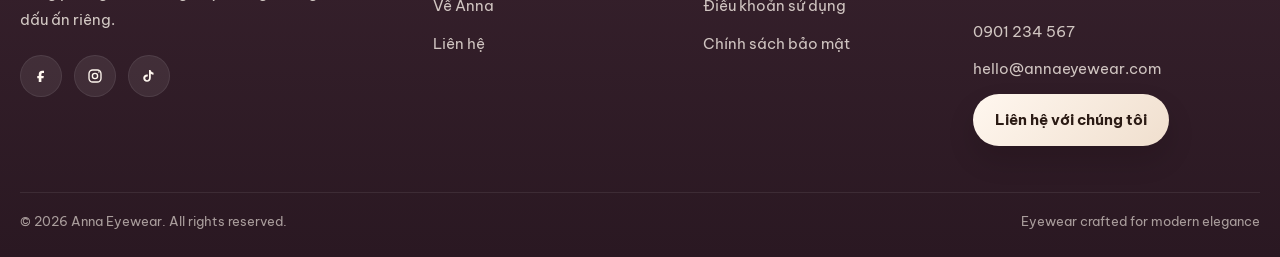
<file: html/contact.html>
<!DOCTYPE html>
<html lang="vi">
<head>
  <meta charset="UTF-8" />
  <meta name="viewport" content="width=device-width, initial-scale=1.0" />
  <title>Anna | Liên hệ</title>
  <link rel="preconnect" href="https://fonts.googleapis.com">
  <link rel="preconnect" href="https://fonts.gstatic.com" crossorigin>
  <link href="https://fonts.googleapis.com/css2?family=Be+Vietnam+Pro:wght@400;500;600;700;800&family=Cormorant+Garamond:wght@500;600;700&display=swap" rel="stylesheet">
  <link rel="stylesheet" href="../css/about-contact.css">
  <link rel="icon" type="image/png" href="../img/logo.jpg">
</head>
<body>
  <header class="floating-nav-wrap">
    <div class="floating-nav container">
      <a href="home.html" class="brand">
        <img src="../img/logo.jpg" alt="Anna Eyewear" class="brand-logo" />
        <span>Anna Eyewear</span>
      </a>

      <nav class="nav-links">
        <a href="home.html">Trang chủ</a>
        <a href="product.html">Bộ sưu tập</a>
        <a href="about.html">Về Anna</a>
        <a href="contact.html" class="active">Liên hệ</a>
      </nav>

      <div class="nav-actions">
        <a href="product.html" class="nav-cta">Khám phá ngay</a>

        <a href="cart.html" class="cart-link" aria-label="Giỏ hàng">
          <svg width="22" height="22" viewBox="0 0 24 24" fill="none">
            <path d="M3 4H5L7.2 14.2C7.4 15.1 8.2 15.7 9.1 15.7H17.4C18.3 15.7 19.1 15.1 19.3 14.2L21 7.5H6.2" stroke="currentColor" stroke-width="1.8" stroke-linecap="round" stroke-linejoin="round"/>
            <circle cx="9.2" cy="19.2" r="1.4" fill="currentColor"/>
            <circle cx="17.2" cy="19.2" r="1.4" fill="currentColor"/>
          </svg>
          <span class="cart-count" id="cartCount">0</span>
        </a>
      </div>

      <button class="mobile-toggle" id="mobileToggle" aria-label="Mở menu">
        <svg width="20" height="20" viewBox="0 0 24 24" fill="none">
          <path d="M4 7H20" stroke="#1d1c1a" stroke-width="2" stroke-linecap="round"/>
          <path d="M4 12H20" stroke="#1d1c1a" stroke-width="2" stroke-linecap="round"/>
          <path d="M4 17H20" stroke="#1d1c1a" stroke-width="2" stroke-linecap="round"/>
        </svg>
      </button>
    </div>

    <div class="mobile-panel container" id="mobilePanel">
      <a href="home.html">Trang chủ</a>
      <a href="product.html">Bộ sưu tập</a>
      <a href="about.html">Về Anna</a>
      <a href="contact.html">Liên hệ</a>
      <a href="cart.html">Giỏ hàng</a>
    </div>
  </header>

  <main>
    <section class="page-hero container">
      <span class="pill">Contact Anna</span>
      <h1>Liên hệ với Anna</h1>
      <p>
        Nếu bạn cần tư vấn về mẫu kính, phong cách phù hợp hoặc muốn được hỗ trợ nhanh hơn, hãy để lại thông tin. Anna sẽ phản hồi bạn trong thời gian sớm nhất.
      </p>
    </section>

    <section class="section container">
      <div class="contact-grid">
        <div class="contact-info">
          <div class="info-card">
            <span class="section-label">Thông tin liên hệ</span>
            <h2>Anna Eyewear</h2>
            <p>Không gian mắt kính dành cho phong cách thanh lịch, hiện đại và tinh tế.</p>

            <div class="contact-list">
              <div class="contact-item">
                <strong>Địa chỉ</strong>
                <span>123 Nguyễn Huệ, Quận 1, TP. Hồ Chí Minh</span>
              </div>

              <div class="contact-item">
                <strong>Email</strong>
                <span>hello@annaeyewear.com</span>
              </div>

              <div class="contact-item">
                <strong>Điện thoại</strong>
                <span>0901 234 567</span>
              </div>

              <div class="contact-item">
                <strong>Giờ mở cửa</strong>
                <span>09:00 - 21:00 mỗi ngày</span>
              </div>
            </div>
          </div>

          <div class="info-card">
            <span class="section-label">Hỗ trợ nhanh</span>
            <h3>Bạn có thể liên hệ để:</h3>
            <ul class="support-list">
              <li>Tư vấn mẫu kính phù hợp khuôn mặt</li>
              <li>Hỗ trợ chọn phong cách và màu sắc</li>
              <li>Giải đáp về sản phẩm trong bộ sưu tập</li>
              <li>Hướng dẫn mua hàng và chăm sóc kính</li>
            </ul>
          </div>
        </div>

        <div class="contact-form-wrap">
          <form class="contact-form" id="contactForm">
            <span class="section-label">Gửi tin nhắn</span>
            <h2>Để lại thông tin cho Anna</h2>

            <div class="form-group">
              <label for="fullName">Họ và tên</label>
              <input type="text" id="fullName" placeholder="Nhập họ và tên của bạn" required>
            </div>

            <div class="form-group">
              <label for="email">Email</label>
              <input type="email" id="email" placeholder="Nhập email của bạn" required>
            </div>

            <div class="form-group">
              <label for="phone">Số điện thoại</label>
              <input type="text" id="phone" placeholder="Nhập số điện thoại">
            </div>

            <div class="form-group">
              <label for="message">Nội dung</label>
              <textarea id="message" rows="6" placeholder="Hãy cho Anna biết bạn cần hỗ trợ gì..." required></textarea>
            </div>

            <button type="submit" class="btn-primary form-submit">Gửi liên hệ</button>
            <p class="form-note" id="formNote"></p>
          </form>
        </div>
      </div>
    </section>
  </main>

  <footer class="site-footer">
  <div class="footer-accent"></div>

  <div class="container footer-grid">
    <div class="footer-brand-col">
      <a href="home.html" class="brand">
        <img src="../img/logo.jpg" alt="Anna Eyewear" class="brand-logo" />
        <span>Anna Eyewear</span>
      </a>

      <p class="footer-brand-text">
        Anna theo đuổi vẻ đẹp thanh lịch, hiện đại và tinh giản. Mỗi thiết kế được chọn lựa để đồng hành cùng phong cách sống nhẹ nhàng nhưng vẫn đủ dấu ấn riêng.
      </p>

      <div class="footer-socials">
        <a href="#" aria-label="Facebook">
          <svg viewBox="0 0 24 24" fill="none">
            <path d="M14 8H16V5H13.5C10.8 5 9 6.8 9 9.8V12H7V15H9V20H12.5V15H15.3L15.8 12H12.5V10.2C12.5 8.9 13 8 14 8Z" fill="currentColor"/>
          </svg>
        </a>
        <a href="#" aria-label="Instagram">
          <svg viewBox="0 0 24 24" fill="none">
            <rect x="4" y="4" width="16" height="16" rx="5" stroke="currentColor" stroke-width="1.8"/>
            <circle cx="12" cy="12" r="3.5" stroke="currentColor" stroke-width="1.8"/>
            <circle cx="17.2" cy="6.8" r="1" fill="currentColor"/>
          </svg>
        </a>
        <a href="#" aria-label="TikTok">
          <svg viewBox="0 0 24 24" fill="none">
            <path d="M14 4C14.6 5.8 15.8 7.1 18 7.6V10.2C16.6 10.2 15.4 9.8 14.4 9V14.6C14.4 17.6 12.2 19.7 9.3 19.7C6.5 19.7 4.3 17.6 4.3 14.8C4.3 12.1 6.5 9.9 9.3 9.9C9.7 9.9 10.1 9.9 10.4 10V12.7C10.1 12.6 9.8 12.6 9.5 12.6C8.1 12.6 7 13.7 7 15.1C7 16.5 8.1 17.6 9.5 17.6C10.9 17.6 12 16.5 12 15.1V4H14Z" fill="currentColor"/>
          </svg>
        </a>
      </div>
    </div>

    <div class="footer-col">
      <h3>Khám phá</h3>
      <a href="home.html">Trang chủ</a>
      <a href="product.html">Bộ sưu tập</a>
      <a href="about.html">Về Anna</a>
      <a href="contact.html">Liên hệ</a>
    </div>

    <div class="footer-col">
      <h3>Hỗ trợ</h3>
      <a href="return-policy.html">Chính sách đổi trả</a>
      <a href="shipping-policy.html">Chính sách giao hàng</a>
      <a href="terms.html">Điều khoản sử dụng</a>
      <a href="privacy-policy.html">Chính sách bảo mật</a>
    </div>

    <div class="footer-col footer-contact">
      <h3>Thông tin liên hệ</h3>
      <p>Anna Eyewear</p>
      <p>123 Nguyễn Huệ, Quận 1, TP. Hồ Chí Minh</p>
      <p>0901 234 567</p>
      <p>hello@annaeyewear.com</p>

      <a href="contact.html" class="footer-btn">Liên hệ với chúng tôi</a>
    </div>
  </div>

  <div class="container footer-bottom">
    <span>© 2026 Anna Eyewear. All rights reserved.</span>
    <span>Eyewear crafted for modern elegance</span>
  </div>
</footer>

  <script>
    const mobileToggle = document.getElementById('mobileToggle');
    const mobilePanel = document.getElementById('mobilePanel');
    const cartCount = document.getElementById('cartCount');
    const contactForm = document.getElementById('contactForm');
    const formNote = document.getElementById('formNote');

    mobileToggle?.addEventListener('click', () => {
      mobilePanel.classList.toggle('open');
    });

    function getCart() {
      return JSON.parse(localStorage.getItem('luneria_cart') || '[]');
    }

    function updateCartCount() {
      const cart = getCart();
      const total = cart.reduce((sum, item) => sum + (parseInt(item.quantity, 10) || 0), 0);
      if (cartCount) cartCount.textContent = total;
    }

    contactForm?.addEventListener('submit', (e) => {
      e.preventDefault();
      formNote.textContent = 'Anna đã nhận được thông tin của bạn. Chúng tôi sẽ liên hệ sớm nhất có thể.';
      contactForm.reset();
    });

    updateCartCount();
  </script>
</body>
</html>
</file>
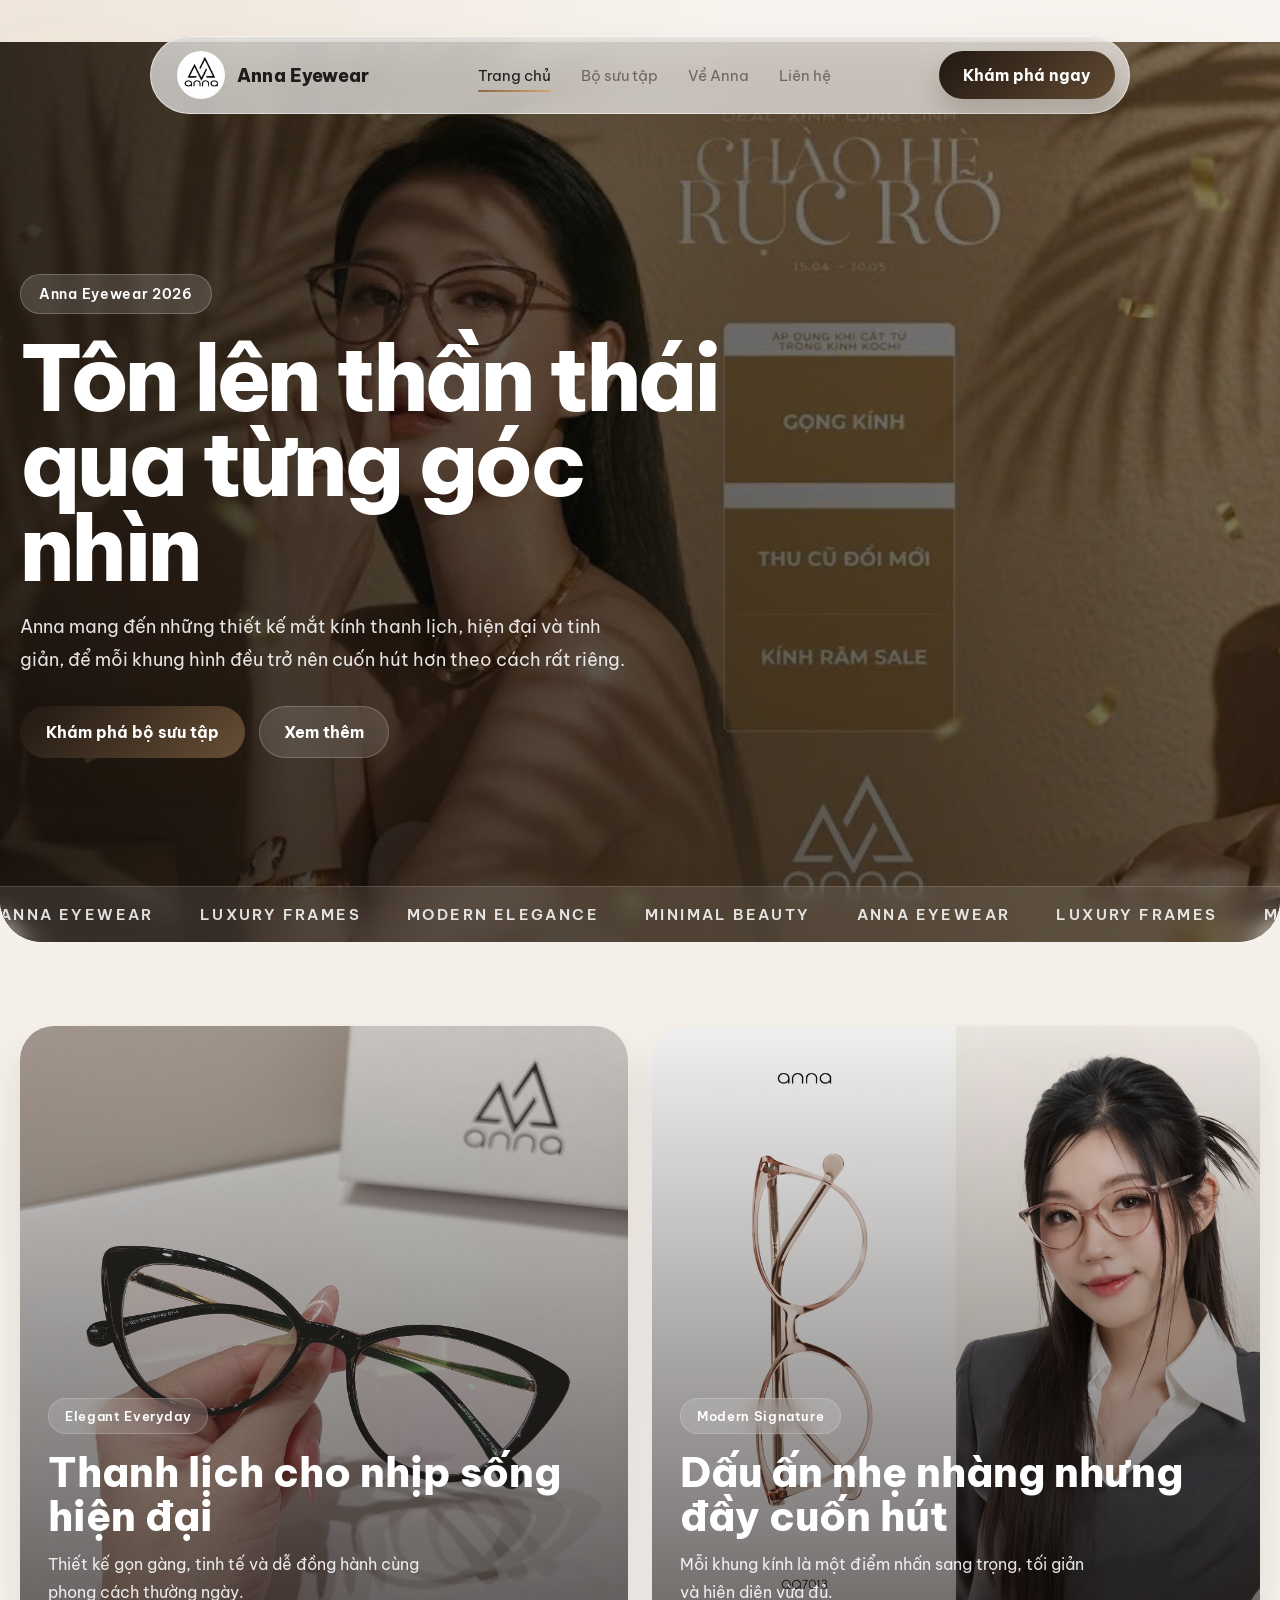
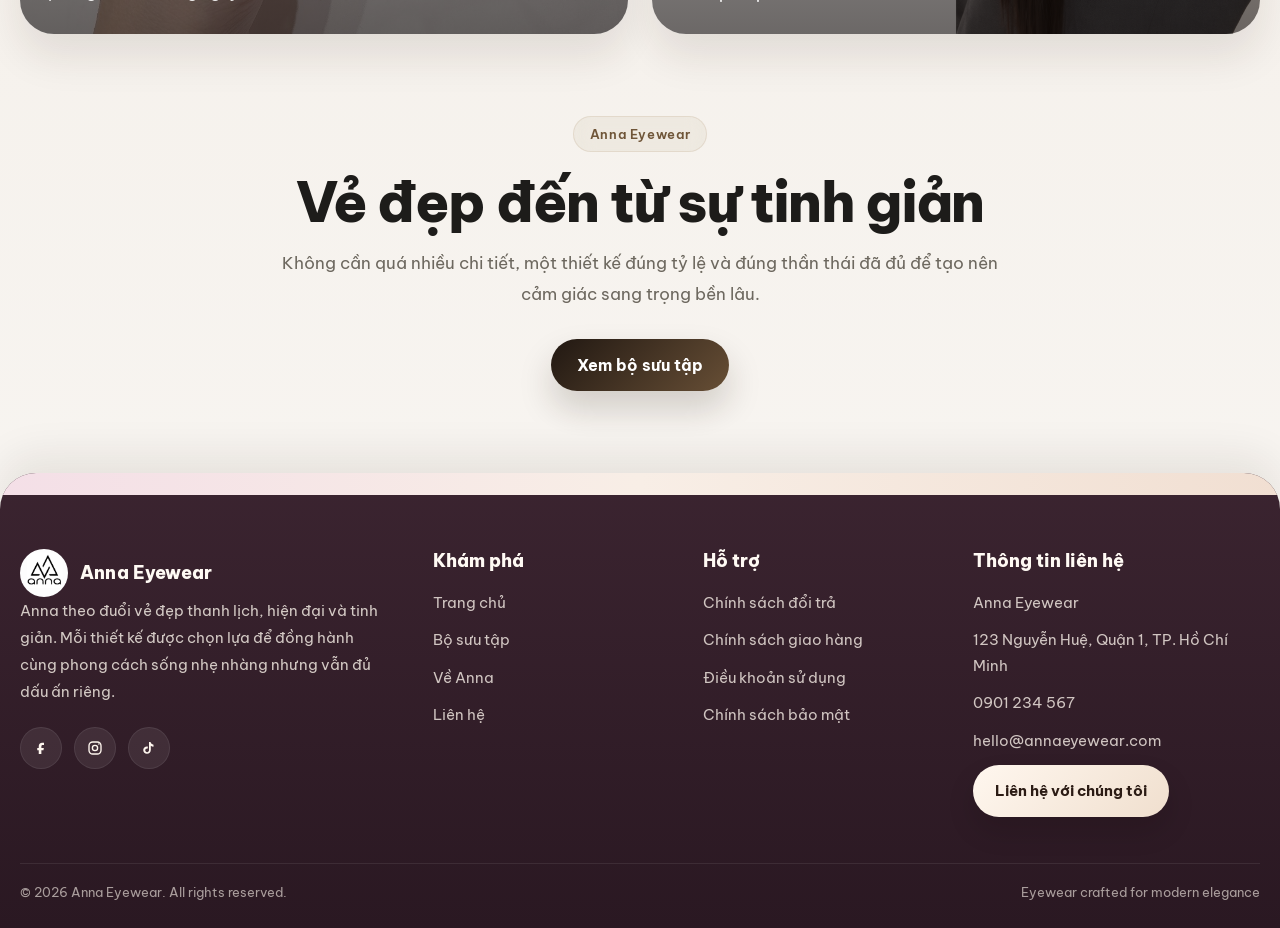
<file: html/home.html>
<!DOCTYPE html>
<html lang="vi">
<head>
  <meta charset="UTF-8" />
  <meta name="viewport" content="width=device-width, initial-scale=1.0" />
  <title>Anna Eyewear</title>
  <link rel="preconnect" href="https://fonts.googleapis.com">
  <link rel="preconnect" href="https://fonts.gstatic.com" crossorigin>
  <link href="https://fonts.googleapis.com/css2?family=Be+Vietnam+Pro:wght@400;500;600;700;800&display=swap" rel="stylesheet">
  <link rel="stylesheet" href="../css/homepage-eyewear.css">
  <link rel="icon" type="image/png" href="../img/logo.jpg">
</head>
<body>
  <div class="floating-nav-wrap">
    <div class="floating-nav container">
      <a href="home.html" class="brand">
        <img src="../img/logo.jpg" alt="Anna Eyewear" class="brand-logo" />
        <span>Anna Eyewear</span>
      </a>

      <nav class="nav-links">
        <a href="home.html" class="active">Trang chủ</a>
        <a href="product.html">Bộ sưu tập</a>
        <a href="about.html">Về Anna</a>
        <a href="contact.html">Liên hệ</a>
      </nav>

      <a href="product.html" class="nav-cta">Khám phá ngay</a>

      <button class="mobile-toggle" id="mobileToggle" aria-label="Mở menu">
        <svg width="20" height="20" viewBox="0 0 24 24" fill="none">
          <path d="M4 7H20" stroke="#1d1c1a" stroke-width="2" stroke-linecap="round"/>
          <path d="M4 12H20" stroke="#1d1c1a" stroke-width="2" stroke-linecap="round"/>
          <path d="M4 17H20" stroke="#1d1c1a" stroke-width="2" stroke-linecap="round"/>
        </svg>
      </button>
    </div>

    <div class="mobile-panel container" id="mobilePanel">
      <a href="home.html">Trang chủ</a>
      <a href="product.html">Bộ sưu tập</a>
      <a href="about.html">Về Anna</a>
      <a href="contact.html">Liên hệ</a>
    </div>
  </div>

  <main>
    <section class="hero-anna" id="home">
      <div class="hero-anna-slider" aria-hidden="true">
        <div class="hero-anna-slide active">
          <img src="../img/banner1.jpg" alt="Anna Eyewear banner 1">
        </div>
        <div class="hero-anna-slide">
          <img src="../img/banner2.png" alt="Anna Eyewear banner 2">
        </div>
      </div>

      <div class="hero-anna-overlay"></div>

      <div class="hero-anna-content container">
        <span class="hero-anna-pill">Anna Eyewear 2026</span>
        <h1>Tôn lên thần thái qua từng góc nhìn</h1>
        <p>
          Anna mang đến những thiết kế mắt kính thanh lịch, hiện đại và tinh giản,
          để mỗi khung hình đều trở nên cuốn hút hơn theo cách rất riêng.
        </p>

        <div class="hero-anna-actions">
          <a href="product.html" class="btn-primary">Khám phá bộ sưu tập</a>
          <a href="#banner-section" class="btn-secondary">Xem thêm</a>
        </div>
      </div>

      <div class="hero-anna-scroll" aria-hidden="true">
        <div class="hero-anna-track">
          <span>Anna Eyewear</span>
          <span>Luxury Frames</span>
          <span>Modern Elegance</span>
          <span>Minimal Beauty</span>
          <span>Anna Eyewear</span>
          <span>Luxury Frames</span>
          <span>Modern Elegance</span>
          <span>Minimal Beauty</span>
        </div>
      </div>
    </section>

    <section class="banner-section container" id="banner-section">
      <article class="banner-card banner-left">
        <img src="../img/banner4.jpg" alt="Elegant Everyday">
        <div class="banner-card-overlay"></div>
        <div class="banner-card-content">
          <span class="banner-kicker">Elegant Everyday</span>
          <h2>Thanh lịch cho nhịp sống hiện đại</h2>
          <p>Thiết kế gọn gàng, tinh tế và dễ đồng hành cùng phong cách thường ngày.</p>
        </div>
      </article>

      <article class="banner-card banner-right">
        <img src="../img/banner3.png" alt="Modern Signature">
        <div class="banner-card-overlay"></div>
        <div class="banner-card-content">
          <span class="banner-kicker">Modern Signature</span>
          <h2>Dấu ấn nhẹ nhàng nhưng đầy cuốn hút</h2>
          <p>Mỗi khung kính là một điểm nhấn sang trọng, tối giản và hiện diện vừa đủ.</p>
        </div>
      </article>
    </section>

    <section class="brand-message container">
      <span class="section-mini-label">Anna Eyewear</span>
      <h2>Vẻ đẹp đến từ sự tinh giản</h2>
      <p>
        Không cần quá nhiều chi tiết, một thiết kế đúng tỷ lệ và đúng thần thái đã đủ để tạo nên cảm giác sang trọng bền lâu.
      </p>
      <a href="product.html" class="btn-primary">Xem bộ sưu tập</a>
    </section>
  </main>

  <footer class="site-footer">
    <div class="footer-accent"></div>

    <div class="container footer-grid">
      <div class="footer-brand-col">
        <a href="home.html" class="brand footer-brand-link">
          <img src="../img/logo.jpg" alt="Anna Eyewear" class="brand-logo" />
          <span>Anna Eyewear</span>
        </a>

        <p class="footer-brand-text">
          Anna theo đuổi vẻ đẹp thanh lịch, hiện đại và tinh giản. Mỗi thiết kế được chọn lựa để đồng hành cùng phong cách sống nhẹ nhàng nhưng vẫn đủ dấu ấn riêng.
        </p>

        <div class="footer-socials">
          <a href="#" aria-label="Facebook">
            <svg viewBox="0 0 24 24" fill="none">
              <path d="M14 8H16V5H13.5C10.8 5 9 6.8 9 9.8V12H7V15H9V20H12.5V15H15.3L15.8 12H12.5V10.2C12.5 8.9 13 8 14 8Z" fill="currentColor"/>
            </svg>
          </a>
          <a href="#" aria-label="Instagram">
            <svg viewBox="0 0 24 24" fill="none">
              <rect x="4" y="4" width="16" height="16" rx="5" stroke="currentColor" stroke-width="1.8"/>
              <circle cx="12" cy="12" r="3.5" stroke="currentColor" stroke-width="1.8"/>
              <circle cx="17.2" cy="6.8" r="1" fill="currentColor"/>
            </svg>
          </a>
          <a href="#" aria-label="TikTok">
            <svg viewBox="0 0 24 24" fill="none">
              <path d="M14 4C14.6 5.8 15.8 7.1 18 7.6V10.2C16.6 10.2 15.4 9.8 14.4 9V14.6C14.4 17.6 12.2 19.7 9.3 19.7C6.5 19.7 4.3 17.6 4.3 14.8C4.3 12.1 6.5 9.9 9.3 9.9C9.7 9.9 10.1 9.9 10.4 10V12.7C10.1 12.6 9.8 12.6 9.5 12.6C8.1 12.6 7 13.7 7 15.1C7 16.5 8.1 17.6 9.5 17.6C10.9 17.6 12 16.5 12 15.1V4H14Z" fill="currentColor"/>
            </svg>
          </a>
        </div>
      </div>

      <div class="footer-col">
        <h3>Khám phá</h3>
        <a href="home.html">Trang chủ</a>
        <a href="product.html">Bộ sưu tập</a>
        <a href="about.html">Về Anna</a>
        <a href="contact.html">Liên hệ</a>
      </div>

      <div class="footer-col">
        <h3>Hỗ trợ</h3>
        <a href="return-policy.html">Chính sách đổi trả</a>
        <a href="shipping-policy.html">Chính sách giao hàng</a>
        <a href="terms.html">Điều khoản sử dụng</a>
        <a href="privacy-policy.html">Chính sách bảo mật</a>
      </div>

      <div class="footer-col footer-contact">
        <h3>Thông tin liên hệ</h3>
        <p>Anna Eyewear</p>
        <p>123 Nguyễn Huệ, Quận 1, TP. Hồ Chí Minh</p>
        <p>0901 234 567</p>
        <p>hello@annaeyewear.com</p>

        <a href="contact.html" class="footer-btn">Liên hệ với chúng tôi</a>
      </div>
    </div>

    <div class="container footer-bottom">
      <span>© 2026 Anna Eyewear. All rights reserved.</span>
      <span>Eyewear crafted for modern elegance</span>
    </div>
  </footer>

  <script>
    const mobileToggle = document.getElementById('mobileToggle');
    const mobilePanel = document.getElementById('mobilePanel');

    mobileToggle?.addEventListener('click', () => {
      mobilePanel.classList.toggle('open');
    });

    mobilePanel?.querySelectorAll('a').forEach(link => {
      link.addEventListener('click', () => mobilePanel.classList.remove('open'));
    });

    const annaSlides = document.querySelectorAll('.hero-anna-slide');
    let annaCurrent = 0;

    if (annaSlides.length > 1) {
      setInterval(() => {
        annaSlides[annaCurrent].classList.remove('active');
        annaCurrent = (annaCurrent + 1) % annaSlides.length;
        annaSlides[annaCurrent].classList.add('active');
      }, 3800);
    }
  </script>
</body>
</html>
</file>
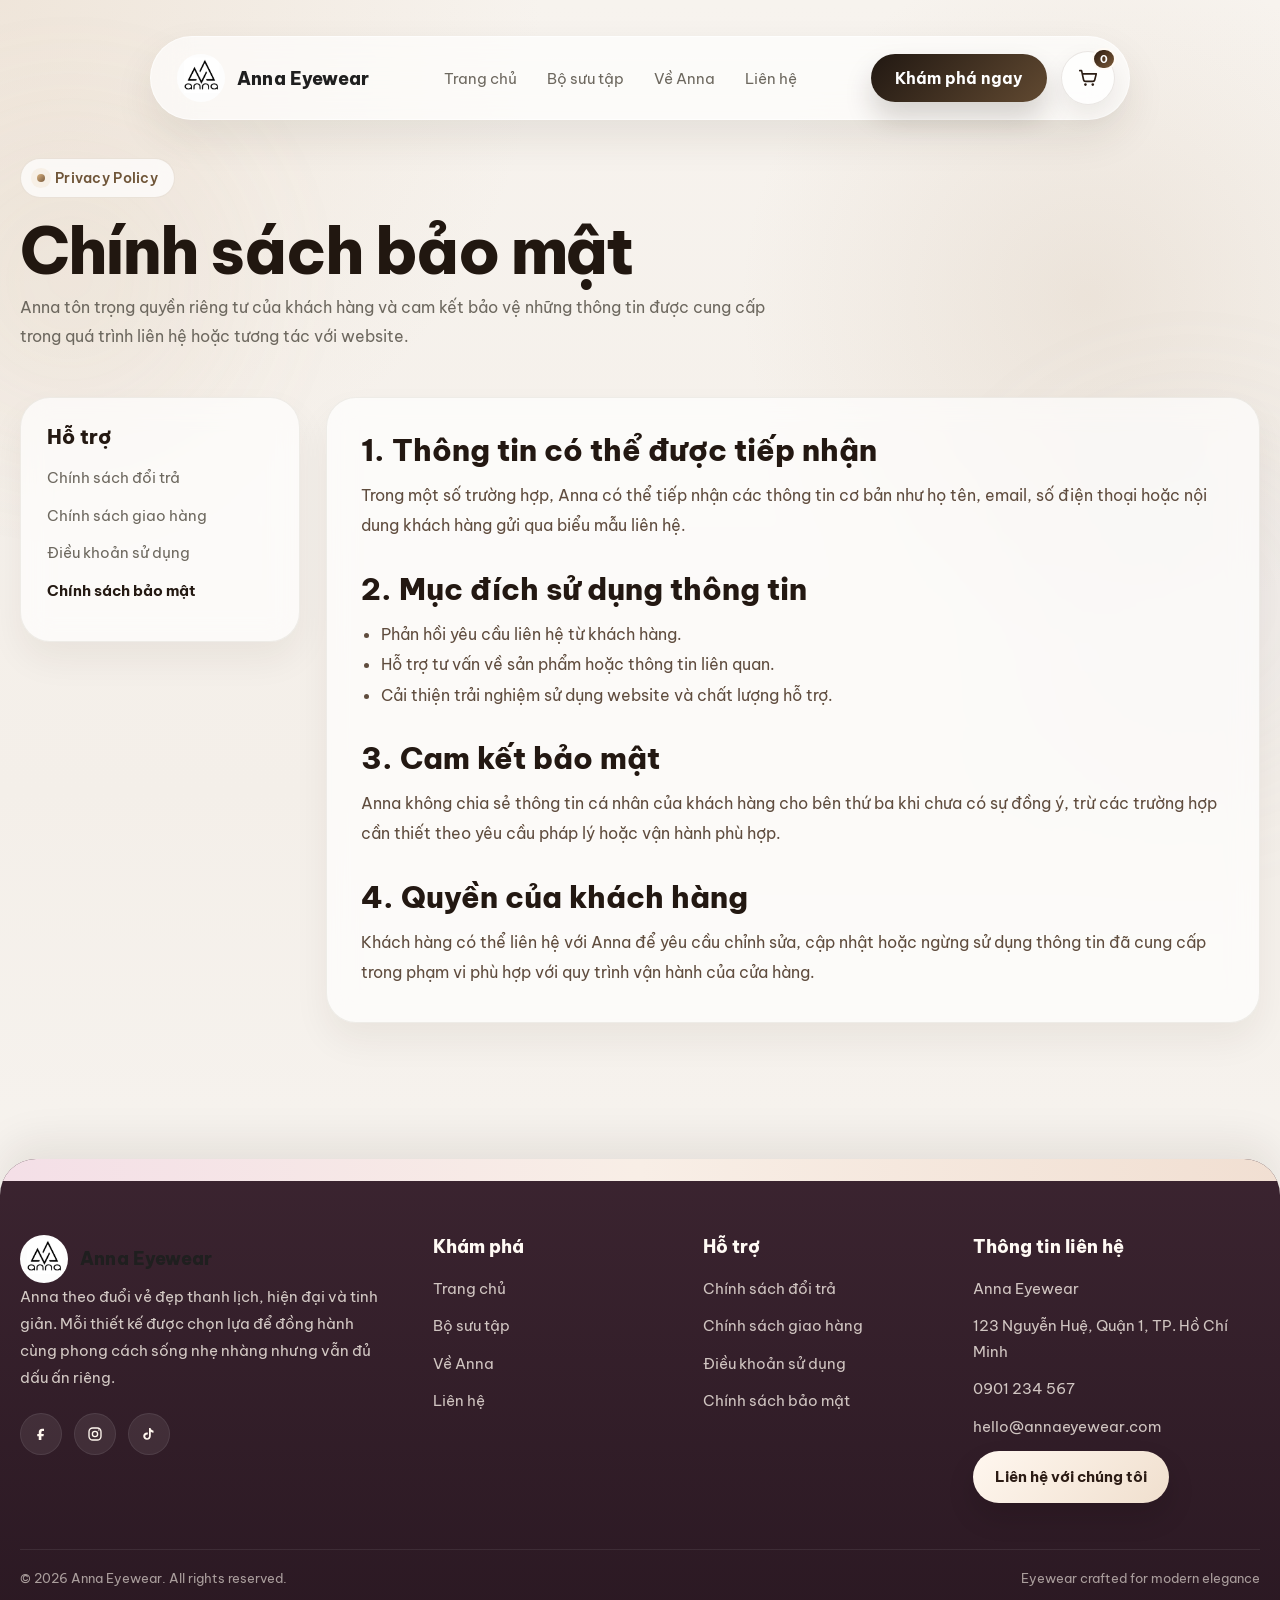
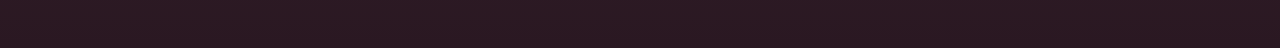
<file: html/privacy-policy.html>
<!DOCTYPE html>
<html lang="vi">
<head>
  <meta charset="UTF-8" />
  <meta name="viewport" content="width=device-width, initial-scale=1.0" />
  <title>Anna | Chính sách bảo mật</title>
  <link rel="preconnect" href="https://fonts.googleapis.com">
  <link rel="preconnect" href="https://fonts.gstatic.com" crossorigin>
  <link href="https://fonts.googleapis.com/css2?family=Be+Vietnam+Pro:wght@400;500;600;700;800&family=Cormorant+Garamond:wght@500;600;700&display=swap" rel="stylesheet">
  <link rel="stylesheet" href="../css/support-pages.css">
  <link rel="stylesheet" href="../css/homepage-eyewear.css">
</head>
<body>
  <header class="floating-nav-wrap">
    <div class="floating-nav container">
      <a href="home.html" class="brand">
        <img src="../img/logo.jpg" alt="Anna Eyewear" class="brand-logo" />
        <span>Anna Eyewear</span>
      </a>

      <nav class="nav-links">
        <a href="home.html">Trang chủ</a>
        <a href="product.html">Bộ sưu tập</a>
        <a href="about.html">Về Anna</a>
        <a href="contact.html">Liên hệ</a>
      </nav>

      <div class="nav-actions">
        <a href="product.html" class="nav-cta">Khám phá ngay</a>
        <a href="cart.html" class="cart-link" aria-label="Giỏ hàng">
          <svg width="22" height="22" viewBox="0 0 24 24" fill="none">
            <path d="M3 4H5L7.2 14.2C7.4 15.1 8.2 15.7 9.1 15.7H17.4C18.3 15.7 19.1 15.1 19.3 14.2L21 7.5H6.2" stroke="currentColor" stroke-width="1.8" stroke-linecap="round" stroke-linejoin="round"/>
            <circle cx="9.2" cy="19.2" r="1.4" fill="currentColor"/>
            <circle cx="17.2" cy="19.2" r="1.4" fill="currentColor"/>
          </svg>
          <span class="cart-count" id="cartCount">0</span>
        </a>
      </div>

      <button class="mobile-toggle" id="mobileToggle" aria-label="Mở menu">
        <svg width="20" height="20" viewBox="0 0 24 24" fill="none">
          <path d="M4 7H20" stroke="#1d1c1a" stroke-width="2" stroke-linecap="round"/>
          <path d="M4 12H20" stroke="#1d1c1a" stroke-width="2" stroke-linecap="round"/>
          <path d="M4 17H20" stroke="#1d1c1a" stroke-width="2" stroke-linecap="round"/>
        </svg>
      </button>
    </div>

    <div class="mobile-panel container" id="mobilePanel">
      <a href="home.html">Trang chủ</a>
      <a href="product.html">Bộ sưu tập</a>
      <a href="about.html">Về Anna</a>
      <a href="contact.html">Liên hệ</a>
      <a href="cart.html">Giỏ hàng</a>
    </div>
  </header>

  <main>
    <section class="page-hero container">
      <span class="pill">Privacy Policy</span>
      <h1>Chính sách bảo mật</h1>
      <p>
        Anna tôn trọng quyền riêng tư của khách hàng và cam kết bảo vệ những thông tin được cung cấp trong quá trình liên hệ hoặc tương tác với website.
      </p>
    </section>

    <section class="section container">
      <div class="policy-layout">
        <aside class="policy-sidebar">
          <h3>Hỗ trợ</h3>
          <a href="return-policy.html">Chính sách đổi trả</a>
          <a href="shipping-policy.html">Chính sách giao hàng</a>
          <a href="terms.html">Điều khoản sử dụng</a>
          <a href="privacy-policy.html" class="active">Chính sách bảo mật</a>
        </aside>

        <div class="policy-content">
          <div class="policy-block">
            <h2>1. Thông tin có thể được tiếp nhận</h2>
            <p>
              Trong một số trường hợp, Anna có thể tiếp nhận các thông tin cơ bản như họ tên, email, số điện thoại hoặc nội dung khách hàng gửi qua biểu mẫu liên hệ.
            </p>
          </div>

          <div class="policy-block">
            <h2>2. Mục đích sử dụng thông tin</h2>
            <ul>
              <li>Phản hồi yêu cầu liên hệ từ khách hàng.</li>
              <li>Hỗ trợ tư vấn về sản phẩm hoặc thông tin liên quan.</li>
              <li>Cải thiện trải nghiệm sử dụng website và chất lượng hỗ trợ.</li>
            </ul>
          </div>

          <div class="policy-block">
            <h2>3. Cam kết bảo mật</h2>
            <p>
              Anna không chia sẻ thông tin cá nhân của khách hàng cho bên thứ ba khi chưa có sự đồng ý, trừ các trường hợp cần thiết theo yêu cầu pháp lý hoặc vận hành phù hợp.
            </p>
          </div>

          <div class="policy-block">
            <h2>4. Quyền của khách hàng</h2>
            <p>
              Khách hàng có thể liên hệ với Anna để yêu cầu chỉnh sửa, cập nhật hoặc ngừng sử dụng thông tin đã cung cấp trong phạm vi phù hợp với quy trình vận hành của cửa hàng.
            </p>
          </div>
        </div>
      </div>
    </section>
  </main>

  <footer class="site-footer">
  <div class="footer-accent"></div>

  <div class="container footer-grid">
    <div class="footer-brand-col">
      <a href="home.html" class="brand">
        <img src="../img/logo.jpg" alt="Anna Eyewear" class="brand-logo" />
        <span>Anna Eyewear</span>
      </a>

      <p class="footer-brand-text">
        Anna theo đuổi vẻ đẹp thanh lịch, hiện đại và tinh giản. Mỗi thiết kế được chọn lựa để đồng hành cùng phong cách sống nhẹ nhàng nhưng vẫn đủ dấu ấn riêng.
      </p>

      <div class="footer-socials">
        <a href="#" aria-label="Facebook">
          <svg viewBox="0 0 24 24" fill="none">
            <path d="M14 8H16V5H13.5C10.8 5 9 6.8 9 9.8V12H7V15H9V20H12.5V15H15.3L15.8 12H12.5V10.2C12.5 8.9 13 8 14 8Z" fill="currentColor"/>
          </svg>
        </a>
        <a href="#" aria-label="Instagram">
          <svg viewBox="0 0 24 24" fill="none">
            <rect x="4" y="4" width="16" height="16" rx="5" stroke="currentColor" stroke-width="1.8"/>
            <circle cx="12" cy="12" r="3.5" stroke="currentColor" stroke-width="1.8"/>
            <circle cx="17.2" cy="6.8" r="1" fill="currentColor"/>
          </svg>
        </a>
        <a href="#" aria-label="TikTok">
          <svg viewBox="0 0 24 24" fill="none">
            <path d="M14 4C14.6 5.8 15.8 7.1 18 7.6V10.2C16.6 10.2 15.4 9.8 14.4 9V14.6C14.4 17.6 12.2 19.7 9.3 19.7C6.5 19.7 4.3 17.6 4.3 14.8C4.3 12.1 6.5 9.9 9.3 9.9C9.7 9.9 10.1 9.9 10.4 10V12.7C10.1 12.6 9.8 12.6 9.5 12.6C8.1 12.6 7 13.7 7 15.1C7 16.5 8.1 17.6 9.5 17.6C10.9 17.6 12 16.5 12 15.1V4H14Z" fill="currentColor"/>
          </svg>
        </a>
      </div>
    </div>

    <div class="footer-col">
      <h3>Khám phá</h3>
      <a href="home.html">Trang chủ</a>
      <a href="product.html">Bộ sưu tập</a>
      <a href="about.html">Về Anna</a>
      <a href="contact.html">Liên hệ</a>
    </div>

    <div class="footer-col">
      <h3>Hỗ trợ</h3>
      <a href="return-policy.html">Chính sách đổi trả</a>
      <a href="shipping-policy.html">Chính sách giao hàng</a>
      <a href="terms.html">Điều khoản sử dụng</a>
      <a href="privacy-policy.html">Chính sách bảo mật</a>
    </div>

    <div class="footer-col footer-contact">
      <h3>Thông tin liên hệ</h3>
      <p>Anna Eyewear</p>
      <p>123 Nguyễn Huệ, Quận 1, TP. Hồ Chí Minh</p>
      <p>0901 234 567</p>
      <p>hello@annaeyewear.com</p>

      <a href="contact.html" class="footer-btn">Liên hệ với chúng tôi</a>
    </div>
  </div>

  <div class="container footer-bottom">
    <span>© 2026 Anna Eyewear. All rights reserved.</span>
    <span>Eyewear crafted for modern elegance</span>
  </div>
</footer>

  <script>
    const mobileToggle = document.getElementById('mobileToggle');
    const mobilePanel = document.getElementById('mobilePanel');
    const cartCount = document.getElementById('cartCount');

    mobileToggle?.addEventListener('click', () => {
      mobilePanel.classList.toggle('open');
    });

    function getCart() {
      return JSON.parse(localStorage.getItem('luneria_cart') || '[]');
    }

    function updateCartCount() {
      const cart = getCart();
      const total = cart.reduce((sum, item) => sum + (parseInt(item.quantity, 10) || 0), 0);
      if (cartCount) cartCount.textContent = total;
    }

    updateCartCount();
  </script>
</body>
</html>
</file>
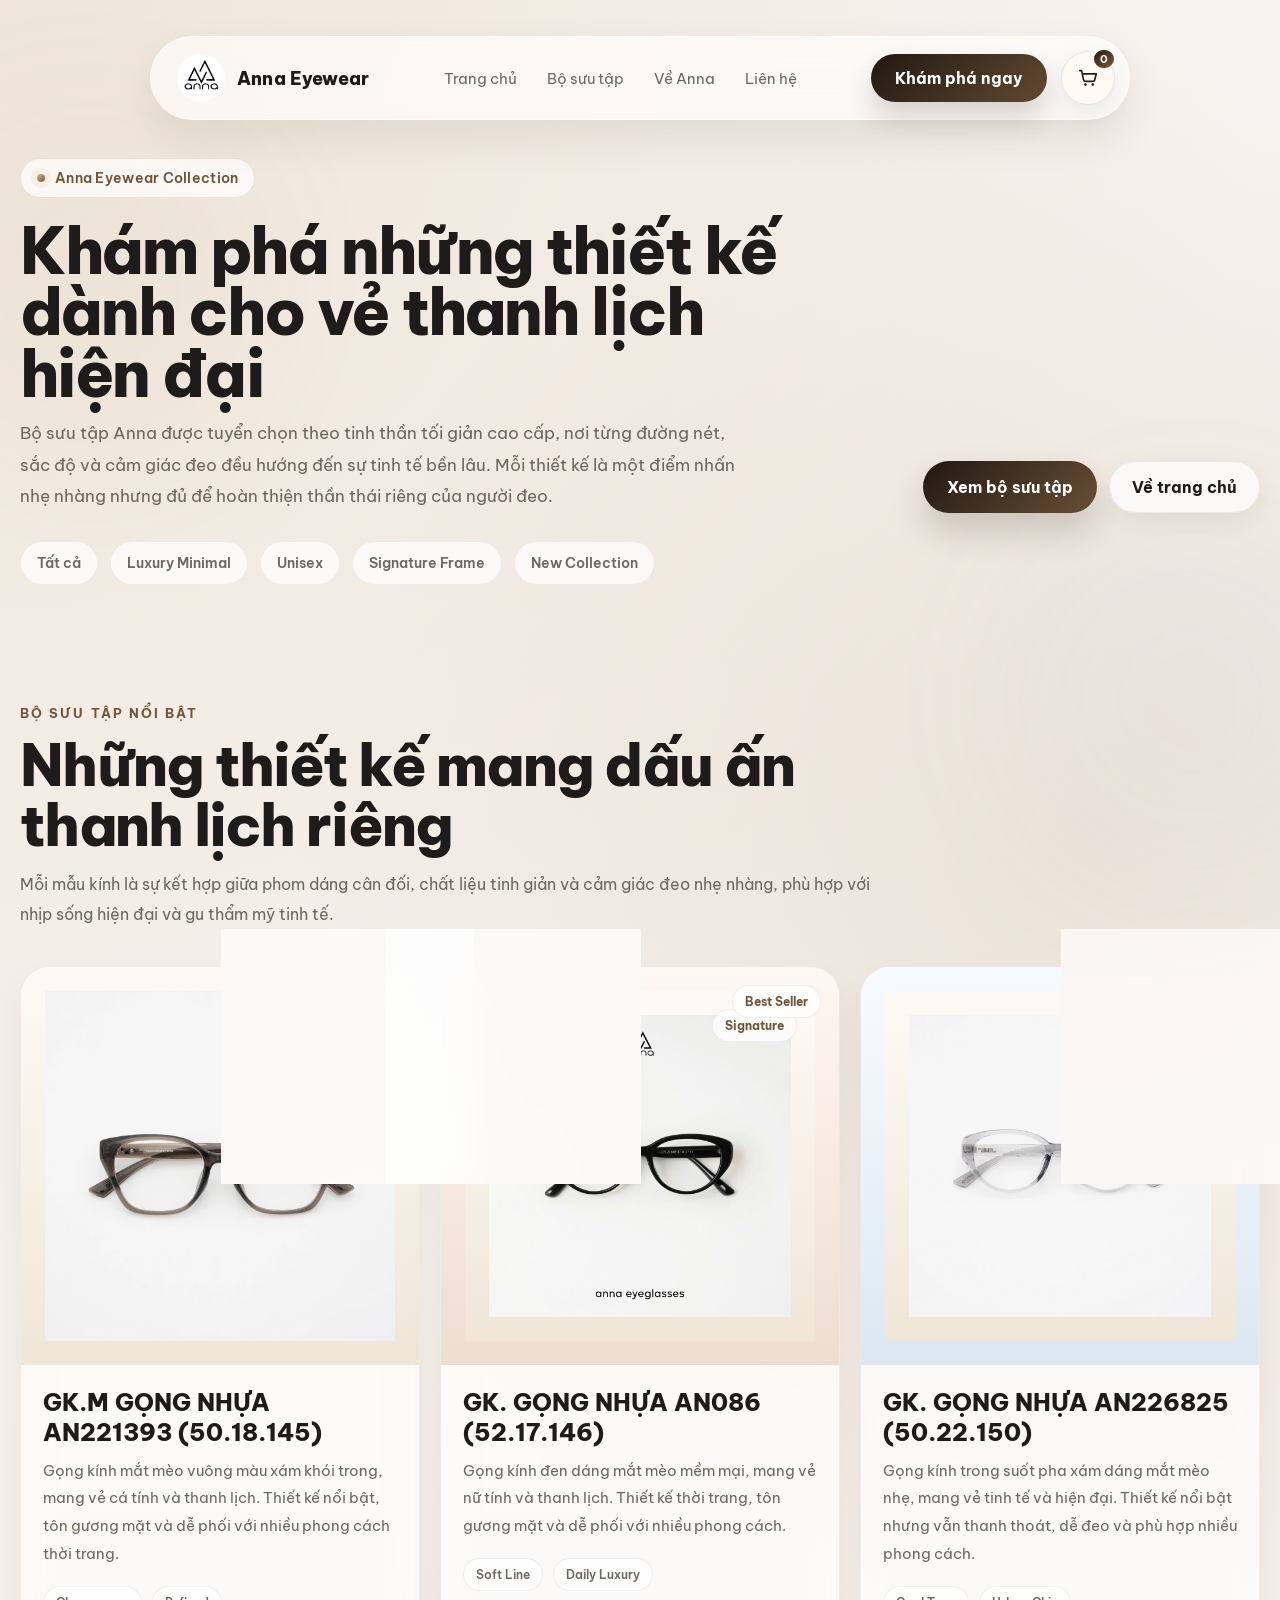
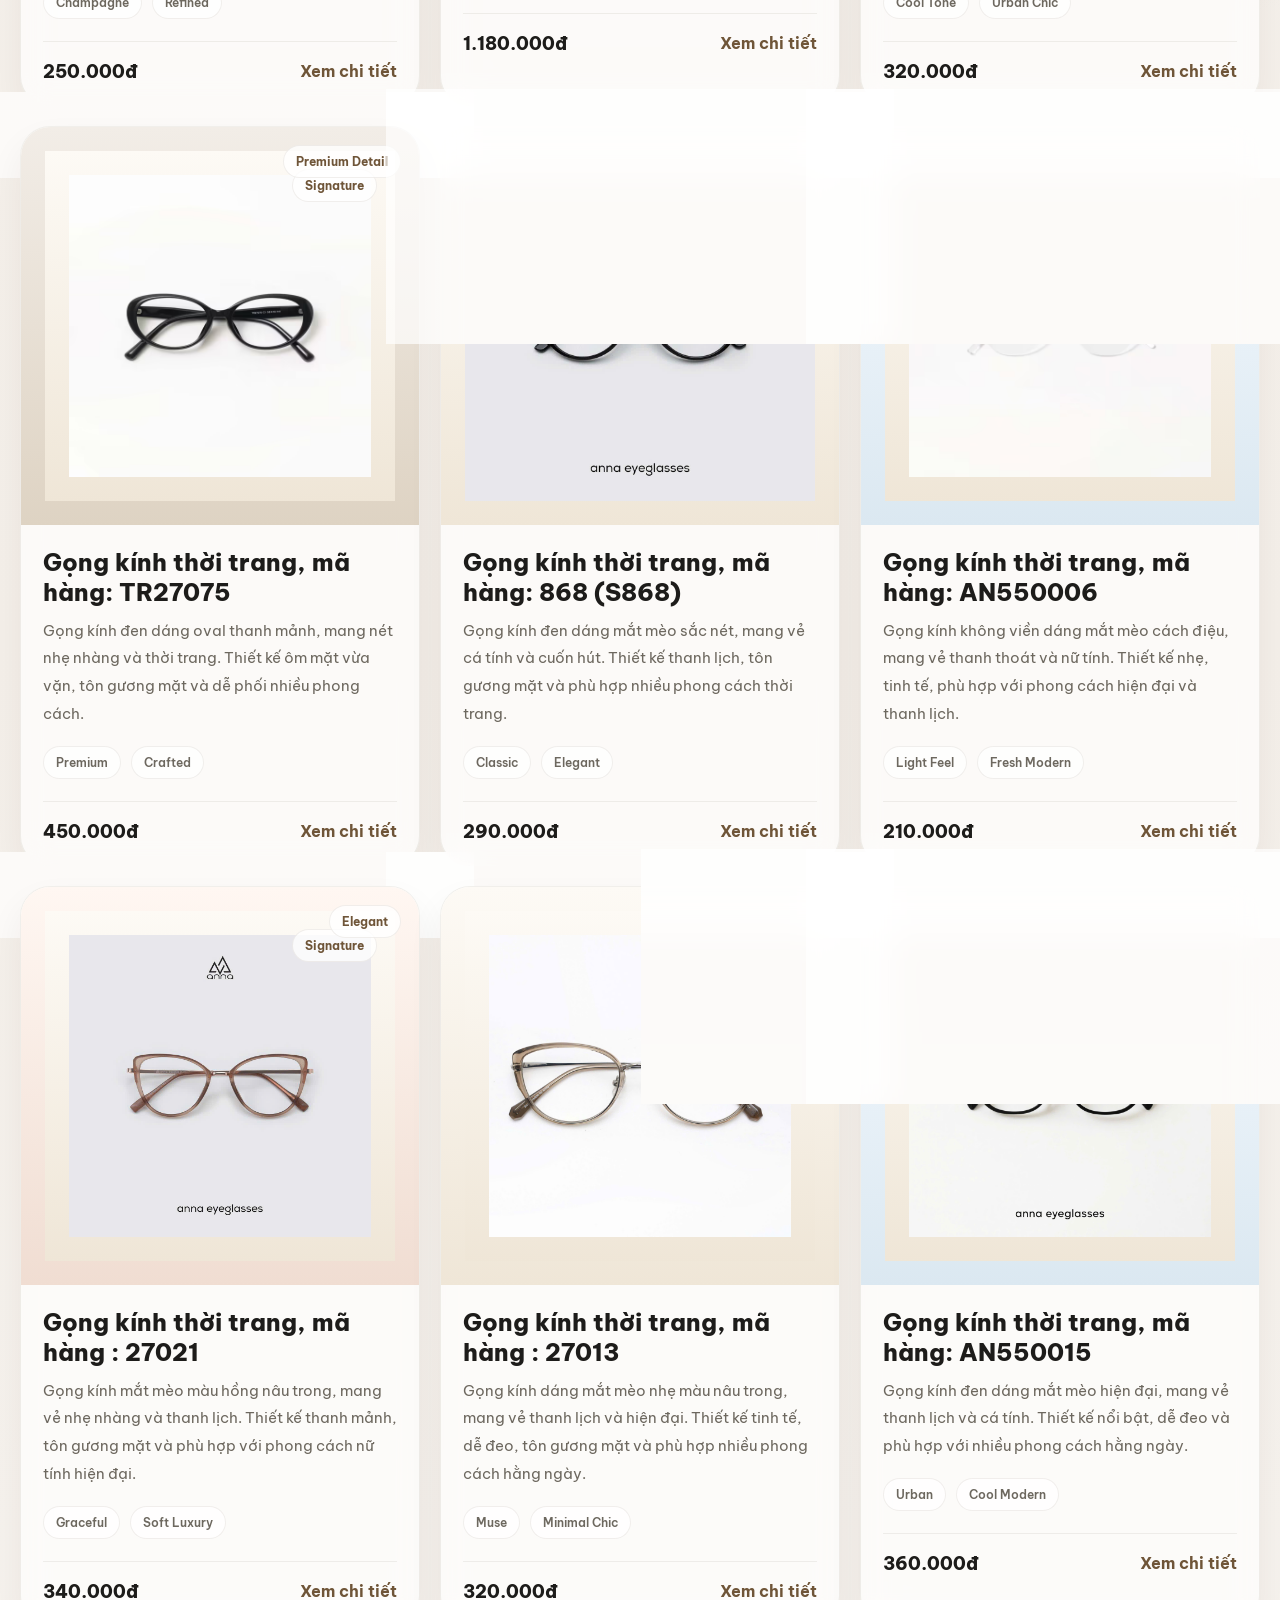
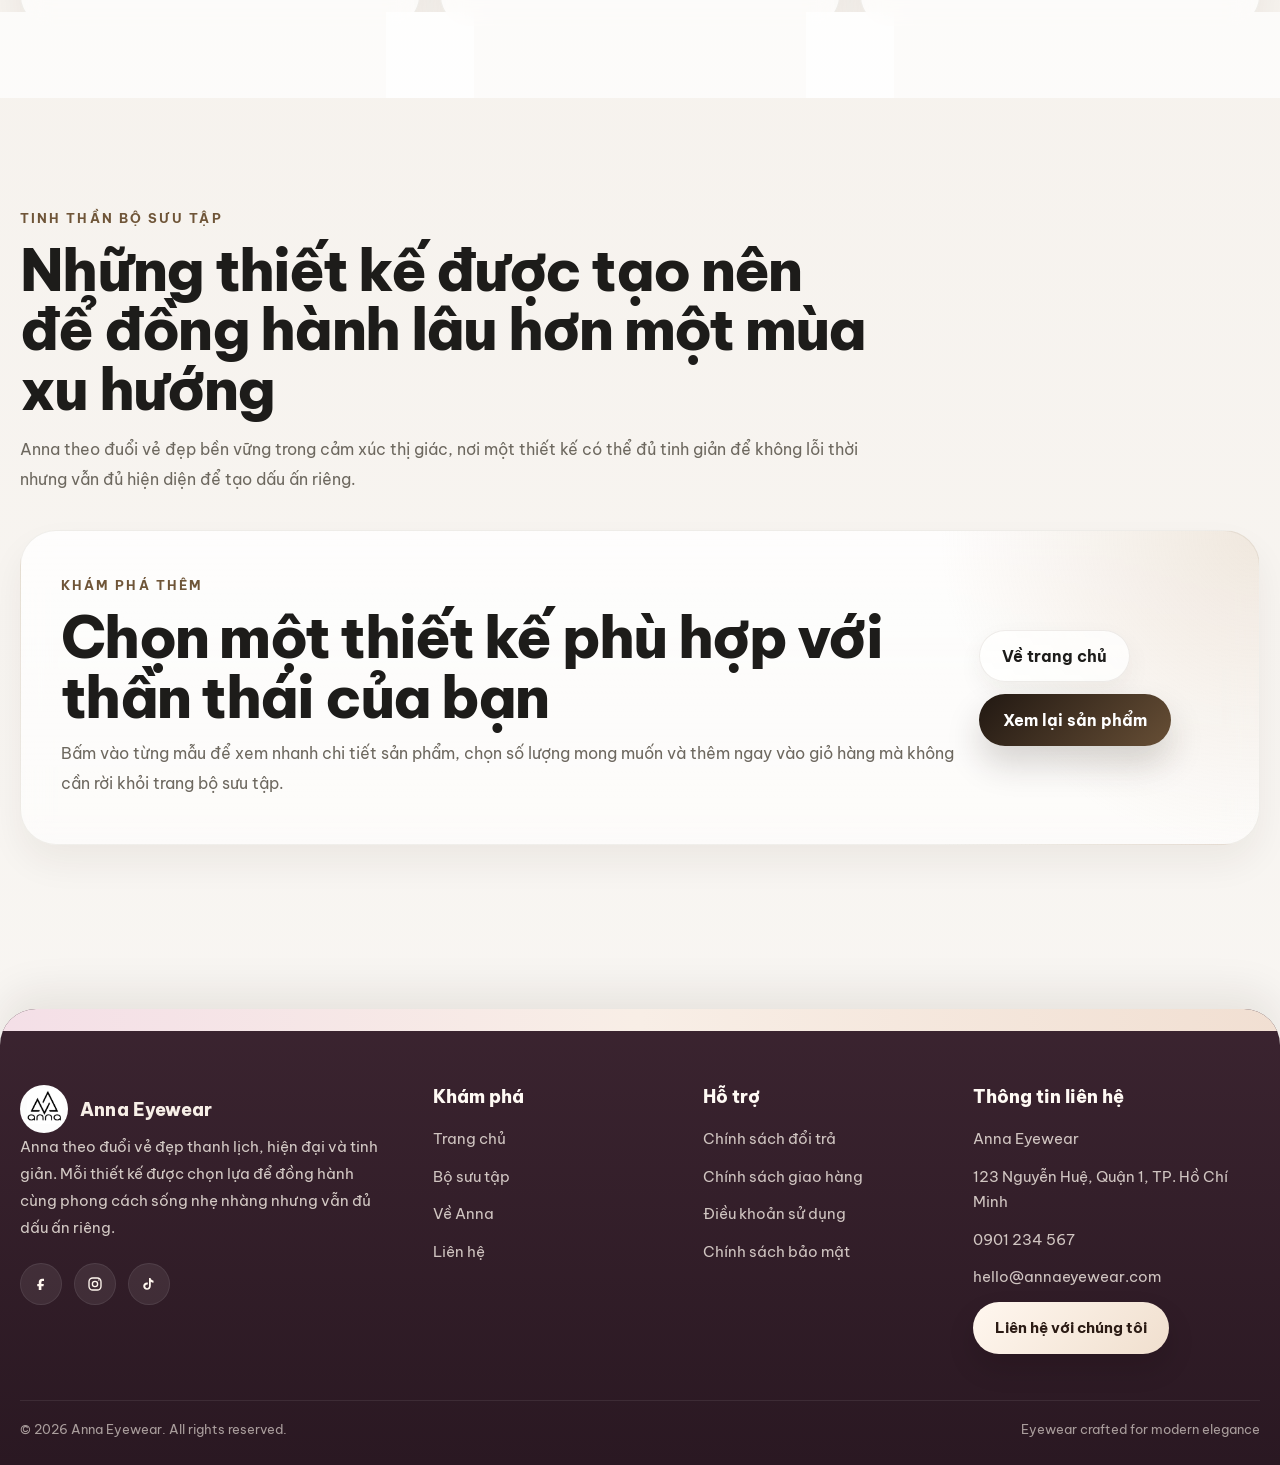
<file: html/product.html>
<!DOCTYPE html>
<html lang="vi">
<head>
  <meta charset="UTF-8" />
  <meta name="viewport" content="width=device-width, initial-scale=1.0" />
  <title>Anna | Sản phẩm</title>
  <link rel="preconnect" href="https://fonts.googleapis.com">
  <link rel="preconnect" href="https://fonts.gstatic.com" crossorigin>
  <link href="https://fonts.googleapis.com/css2?family=Be+Vietnam+Pro:wght@400;500;600;700;800&family=Cormorant+Garamond:wght@500;600;700&display=swap" rel="stylesheet">
  <link rel="stylesheet" href="../css/product-page.css">
  <link rel="icon" type="image/png" href="../img/logo.jpg">
  
  <style>
    .nav-actions {
      display: flex;
      align-items: center;
      gap: 14px;
    }

    .cart-link {
      position: relative;
      width: 54px;
      height: 54px;
      border-radius: 999px;
      display: inline-flex;
      align-items: center;
      justify-content: center;
      background: rgba(255, 250, 244, 0.88);
      border: 1px solid rgba(86, 61, 40, 0.12);
      color: #2b1d14;
      text-decoration: none;
      box-shadow: 0 10px 24px rgba(43, 29, 18, 0.08);
      transition: transform 0.2s ease, box-shadow 0.2s ease;
    }

    .cart-link:hover {
      transform: translateY(-2px);
      box-shadow: 0 14px 28px rgba(43, 29, 18, 0.12);
    }

    .cart-count {
      position: absolute;
      top: -4px;
      right: -2px;
      min-width: 22px;
      height: 22px;
      padding: 0 6px;
      border-radius: 999px;
      display: inline-flex;
      align-items: center;
      justify-content: center;
      background: linear-gradient(135deg, #2a1a10 0%, #7c5a38 100%);
      color: #fff;
      font-size: 11px;
      font-weight: 700;
      line-height: 1;
      border: 2px solid #fffaf4;
    }

    .product-modal {
      position: fixed;
      inset: 0;
      display: none;
      align-items: center;
      justify-content: center;
      padding: 20px;
      z-index: 9999;
    }

    .product-modal.show {
      display: flex;
    }

    .product-modal-overlay {
      position: absolute;
      inset: 0;
      background: rgba(17, 12, 8, 0.5);
      backdrop-filter: blur(4px);
    }

    .product-modal-box {
      position: relative;
      width: 100%;
      max-width: 520px;
      background: linear-gradient(180deg, #fffaf4 0%, #f6ebdf 100%);
      border: 1px solid rgba(78, 55, 35, 0.12);
      border-radius: 24px;
      padding: 28px 24px 24px;
      box-shadow: 0 24px 60px rgba(43, 29, 18, 0.18);
      z-index: 2;
    }

    .product-modal-close {
      position: absolute;
      top: 14px;
      right: 14px;
      width: 40px;
      height: 40px;
      border: none;
      border-radius: 50%;
      background: rgba(255, 255, 255, 0.8);
      color: #2b1d14;
      font-size: 28px;
      line-height: 1;
      cursor: pointer;
    }

    .product-modal-media {
      margin-bottom: 20px;
    }

    .modal-product-visual {
      min-height: 220px;
      border-radius: 22px;
      overflow: hidden;
      display: flex;
      align-items: center;
      justify-content: center;
      padding: 18px;
    }

    .modal-product-visual .card-glass,
    .modal-product-visual svg {
      width: 100%;
      max-width: 320px;
      height: auto;
      display: block;
    }

    .modal-product-visual .mini-detail-art {
      transform: scale(1.2);
    }

    .product-modal-top {
      margin-bottom: 16px;
    }

    .modal-eyebrow {
      display: inline-block;
      margin-bottom: 8px;
      font-size: 12px;
      font-weight: 700;
      letter-spacing: 0.08em;
      text-transform: uppercase;
      color: #8c6a4f;
    }

    .product-modal-top h3 {
      margin: 0 0 10px;
      font-size: 32px;
      line-height: 1.12;
      color: #201812;
      font-family: "Cormorant Garamond", serif;
    }

    .product-modal-top p {
      margin: 0;
      font-size: 15px;
      line-height: 1.7;
      color: #5e4a3b;
    }

    .product-modal-price {
      margin-bottom: 18px;
      font-size: 28px;
      font-weight: 800;
      color: #2a1e17;
    }

    .product-qty-wrap {
      display: flex;
      align-items: center;
      justify-content: space-between;
      gap: 14px;
      margin-bottom: 20px;
    }

    .product-qty-wrap > span {
      font-size: 15px;
      font-weight: 600;
      color: #3a2b21;
    }

    .qty-box {
      display: inline-flex;
      align-items: center;
      overflow: hidden;
      border-radius: 999px;
      border: 1px solid rgba(60, 43, 29, 0.14);
      background: #fff;
    }

    .qty-box button {
      width: 42px;
      height: 42px;
      border: none;
      background: transparent;
      font-size: 20px;
      font-weight: 700;
      color: #2f2218;
      cursor: pointer;
    }

    .qty-box input {
      width: 56px;
      height: 42px;
      border: none;
      outline: none;
      text-align: center;
      font-size: 15px;
      font-weight: 600;
      color: #2f2218;
      background: transparent;
    }

    .qty-box input::-webkit-outer-spin-button,
    .qty-box input::-webkit-inner-spin-button {
      -webkit-appearance: none;
      margin: 0;
    }

    .qty-box input[type="number"] {
      -moz-appearance: textfield;
    }

    .modal-add-cart {
      width: 100%;
      display: inline-flex;
      align-items: center;
      justify-content: center;
    }

    .modal-cart-note {
      min-height: 22px;
      margin: 12px 0 0;
      text-align: center;
      font-size: 14px;
      font-weight: 500;
      color: #7a5a42;
    }

    body.modal-open {
      overflow: hidden;
    }

    @media (max-width: 768px) {
      .nav-actions {
        gap: 10px;
      }

      .cart-link {
        width: 48px;
        height: 48px;
      }

      .cart-count {
        min-width: 20px;
        height: 20px;
        font-size: 10px;
      }
    }

    @media (max-width: 576px) {
      .product-modal-box {
        padding: 24px 18px 20px;
        border-radius: 20px;
      }

      .modal-product-visual {
        min-height: 180px;
        padding: 14px;
      }

      .modal-product-visual .card-glass,
      .modal-product-visual svg {
        max-width: 240px;
      }

      .product-modal-top h3 {
        font-size: 26px;
      }

      .product-modal-price {
        font-size: 24px;
      }

      .product-qty-wrap {
        flex-direction: column;
        align-items: flex-start;
      }
    }
  </style>
</head>
<body>
  <header class="floating-nav-wrap">
    <div class="floating-nav container">
      <a href="home.html" class="brand">
        <img src="../img/logo.jpg" alt="Anna Eyewear" class="brand-logo" />
        <span>Anna Eyewear</span>
      </a>

      <nav class="nav-links">
        <a href="home.html">Trang chủ</a>
        <a href="product.html">Bộ sưu tập</a>
        <a href="about.html">Về Anna</a>
        <a href="contact.html">Liên hệ</a>
      </nav>

      <div class="nav-actions">
        <a href="#products" class="nav-cta">Khám phá ngay</a>

        <a href="cart.html" class="cart-link" aria-label="Giỏ hàng">
          <svg width="22" height="22" viewBox="0 0 24 24" fill="none">
            <path d="M3 4H5L7.2 14.2C7.4 15.1 8.2 15.7 9.1 15.7H17.4C18.3 15.7 19.1 15.1 19.3 14.2L21 7.5H6.2" stroke="currentColor" stroke-width="1.8" stroke-linecap="round" stroke-linejoin="round"/>
            <circle cx="9.2" cy="19.2" r="1.4" fill="currentColor"/>
            <circle cx="17.2" cy="19.2" r="1.4" fill="currentColor"/>
          </svg>
          <span class="cart-count" id="cartCount">0</span>
        </a>
      </div>

      <button class="mobile-toggle" id="mobileToggle" aria-label="Mở menu">
        <svg width="20" height="20" viewBox="0 0 24 24" fill="none">
          <path d="M4 7H20" stroke="#1d1c1a" stroke-width="2" stroke-linecap="round"/>
          <path d="M4 12H20" stroke="#1d1c1a" stroke-width="2" stroke-linecap="round"/>
          <path d="M4 17H20" stroke="#1d1c1a" stroke-width="2" stroke-linecap="round"/>
        </svg>
      </button>
    </div>

    <div class="mobile-panel container" id="mobilePanel">
      <a href="home.html">Trang chủ</a>
      <a href="product.html">Bộ sưu tập</a>
      <a href="cart.html">Giỏ hàng</a>
    </div>
  </header>

  <main>
    <section class="listing-hero container">
      <span class="pill">Anna Eyewear Collection</span>

      <div class="listing-head">
        <div>
          <h1>Khám phá những thiết kế dành cho vẻ thanh lịch hiện đại</h1>
          <p>
            Bộ sưu tập Anna được tuyển chọn theo tinh thần tối giản cao cấp, nơi từng đường nét, sắc độ và cảm giác đeo đều hướng đến sự tinh tế bền lâu. Mỗi thiết kế là một điểm nhấn nhẹ nhàng nhưng đủ để hoàn thiện thần thái riêng của người đeo.
          </p>
        </div>

        <div class="hero-actions listing-actions">
          <a href="#products" class="btn-primary">Xem bộ sưu tập</a>
          <a href="home.html" class="btn-secondary">Về trang chủ</a>
        </div>
      </div>

      <div class="category-chips">
        <span>Tất cả</span>
        <span>Luxury Minimal</span>
        <span>Unisex</span>
        <span>Signature Frame</span>
        <span>New Collection</span>
      </div>
    </section>

    <section class="section container" id="products">
      <div class="section-head small-head">
        <div class="eyebrow">Bộ sưu tập nổi bật</div>
        <h2>Những thiết kế mang dấu ấn thanh lịch riêng</h2>
        <p>
          Mỗi mẫu kính là sự kết hợp giữa phom dáng cân đối, chất liệu tinh giản và cảm giác đeo nhẹ nhàng, phù hợp với nhịp sống hiện đại và gu thẩm mỹ tinh tế.
        </p>
      </div>

      <div class="products-grid">
        <article class="product-card" data-images="../img/1.jpg|../img/1.1.jpg|../img/1.2.jpg|../img/1.3.jpg">
          <a href="product-detail.html" class="product-card-link">
            <div class="product-visual cream">
              <img src="../img/1.jpg" alt="Anna Glasses">
              <span class="product-badge">Signature</span>
            </div>
            <div class="product-body">
              <h3>GK.M GỌNG NHỰA AN221393 (50.18.145)</h3>
              <p>Gọng kính mắt mèo vuông màu xám khói trong, mang vẻ cá tính và thanh lịch. Thiết kế nổi bật, tôn gương mặt và dễ phối với nhiều phong cách thời trang.</p>
              <div class="product-tags">
                <span>Champagne</span>
                <span>Refined</span>
              </div>
              <div class="product-bottom">
                <strong>250.000đ</strong>
                <span>Xem chi tiết</span>
              </div>
            </div>
          </a>
        </article>

        <article class="product-card" data-images="../img/2.jpg|../img/2.1.jpg|../img/2.2.jpg|../img/2.3.jpg">
          <a href="product-detail.html" class="product-card-link">
            <div class="product-visual blush">
              <div class="product-visual cream">
              <img src="../img/2.jpg" alt="Anna Glasses">
              <span class="product-badge">Signature</span>
            </div>
              <span class="product-badge">Best Seller</span>
            </div>
            <div class="product-body">
              <h3>GK. GỌNG NHỰA AN086 (52.17.146)</h3>
              <p>Gọng kính đen dáng mắt mèo mềm mại, mang vẻ nữ tính và thanh lịch. Thiết kế thời trang, tôn gương mặt và dễ phối với nhiều phong cách.</p>
              <div class="product-tags">
                <span>Soft Line</span>
                <span>Daily Luxury</span>
              </div>
              <div class="product-bottom">
                <strong>1.180.000đ</strong>
                <span>Xem chi tiết</span>
              </div>
            </div>
          </a>
        </article>

        <article class="product-card" data-images="../img/3.jpg|../img/3.1.jpg|../img/3.2.jpg|../img/3.3.jpg">
          <a href="product-detail.html" class="product-card-link">
            <div class="product-visual blue">
              <div class="product-visual cream">
                <img src="../img/3.jpg" alt="Anna Glasses">
                <span class="product-badge">Signature</span>
              </div>
              <span class="product-badge">Modern</span>
            </div>
            <div class="product-body">
              <h3>GK. GỌNG NHỰA AN226825 (50.22.150)</h3>
              <p>Gọng kính trong suốt pha xám dáng mắt mèo nhẹ, mang vẻ tinh tế và hiện đại. Thiết kế nổi bật nhưng vẫn thanh thoát, dễ đeo và phù hợp nhiều phong cách.</p>
              <div class="product-tags">
                <span>Cool Tone</span>
                <span>Urban Chic</span>
              </div>
              <div class="product-bottom">
                <strong>320.000đ</strong>
                <span>Xem chi tiết</span>
              </div>
            </div>
          </a>
        </article>

        <article class="product-card" data-images="../img/4.avif|../img/4.1.avif|../img/4.2.avif|../img/4.3.avif">
          <a href="product-detail.html" class="product-card-link">
            <div class="product-visual dark">
              <div class="product-visual cream">
                <img src="../img/4.avif" alt="Anna Glasses">
                <span class="product-badge">Signature</span>
              </div>
              <span class="product-badge">Premium Detail</span>
            </div>
            <div class="product-body">
              <h3>Gọng kính thời trang, mã hàng: TR27075</h3>
              <p>Gọng kính đen dáng oval thanh mảnh, mang nét nhẹ nhàng và thời trang. Thiết kế ôm mặt vừa vặn, tôn gương mặt và dễ phối nhiều phong cách.</p>
              <div class="product-tags">
                <span>Premium</span>
                <span>Crafted</span>
              </div>
              <div class="product-bottom">
                <strong>450.000đ</strong>
                <span>Xem chi tiết</span>
              </div>
            </div>
          </a>
        </article>

        <article class="product-card" data-images="../img/5.jpg|../img/5.1.jpg|../img/5.2.jpg|../img/5.3.jpg">
          <a href="product-detail.html" class="product-card-link">
            <div class="product-visual cream">
              <img src="../img/5.jpg" alt="Anna Glasses">
              <span class="product-badge">Signature</span>
            </div>
            <div class="product-body">
              <h3>Gọng kính thời trang, mã hàng: 868 (S868)</h3>
              <p>Gọng kính đen dáng mắt mèo sắc nét, mang vẻ cá tính và cuốn hút. Thiết kế thanh lịch, tôn gương mặt và phù hợp nhiều phong cách thời trang.</p>
              <div class="product-tags">
                <span>Classic</span>
                <span>Elegant</span>
              </div>
              <div class="product-bottom">
                <strong>290.000đ</strong>
                <span>Xem chi tiết</span>
              </div>
            </div>
          </a>
        </article>

        <article class="product-card" data-images="../img/6.avif|../img/6.1.avif|../img/6.2.avif|../img/6.3.avif">
          <a href="product-detail.html" class="product-card-link">
            <div class="product-visual blue">
              <div class="product-visual cream">
              <img src="../img/6.avif" alt="Anna Glasses">
              <span class="product-badge">Signature</span>
            </div>
              <span class="product-badge">Light</span>
            </div>
            <div class="product-body">
              <h3>Gọng kính thời trang, mã hàng: AN550006</h3>
              <p>Gọng kính không viền dáng mắt mèo cách điệu, mang vẻ thanh thoát và nữ tính. Thiết kế nhẹ, tinh tế, phù hợp với phong cách hiện đại và thanh lịch.</p>
              <div class="product-tags">
                <span>Light Feel</span>
                <span>Fresh Modern</span>
              </div>
              <div class="product-bottom">
                <strong>210.000đ</strong>
                <span>Xem chi tiết</span>
              </div>
            </div>
          </a>
        </article>

        <article class="product-card" data-images="../img/7.jpg|../img/7.1.jpg|../img/7.2.jpg|../img/7.3.jpg">
          <a href="product-detail.html" class="product-card-link">
            <div class="product-visual blush">
              <div class="product-visual cream">
                <img src="../img/7.jpg" alt="Anna Glasses">
                <span class="product-badge">Signature</span>
              </div>
              <span class="product-badge">Elegant</span>
            </div>
            <div class="product-body">
              <h3>Gọng kính thời trang, mã hàng : 27021</h3>
              <p>Gọng kính mắt mèo màu hồng nâu trong, mang vẻ nhẹ nhàng và thanh lịch. Thiết kế thanh mảnh, tôn gương mặt và phù hợp với phong cách nữ tính hiện đại.</p>
              <div class="product-tags">
                <span>Graceful</span>
                <span>Soft Luxury</span>
              </div>
              <div class="product-bottom">
                <strong>340.000đ</strong>
                <span>Xem chi tiết</span>
              </div>
            </div>
          </a>
        </article>

        <article class="product-card" data-images="../img/8.jpg|../img/8.1.jpg|../img/8.2.jpg|../img/8.3.jpg">
          <a href="product-detail.html" class="product-card-link">
            <div class="product-visual cream">
              <div class="product-visual cream">
                <img src="../img/8.jpg" alt="Anna Glasses">
                <span class="product-badge">Signature</span>
              </div>
              <span class="product-badge">New</span>
            </div>
            <div class="product-body">
              <h3>Gọng kính thời trang, mã hàng : 27013</h3>
              <p>Gọng kính dáng mắt mèo nhẹ màu nâu trong, mang vẻ thanh lịch và hiện đại. Thiết kế tinh tế, dễ đeo, tôn gương mặt và phù hợp nhiều phong cách hằng ngày.</p>
              <div class="product-tags">
                <span>Muse</span>
                <span>Minimal Chic</span>
              </div>
              <div class="product-bottom">
                <strong>320.000đ</strong>
                <span>Xem chi tiết</span>
              </div>
            </div>
          </a>
        </article>

        <article class="product-card" data-images="../img/9.jpg|../img/9.1.jpg|../img/9.2.jpg|../img/9.3.jpg">
          <a href="product-detail.html" class="product-card-link">
            <div class="product-visual blue">
              <div class="product-visual cream">
                <img src="../img/9.jpg" alt="Anna Glasses">
                <span class="product-badge">Signature</span>
              </div>
              <span class="product-badge">Urban</span>
            </div>
            <div class="product-body">
              <h3>Gọng kính thời trang, mã hàng: AN550015</h3>
              <p>Gọng kính đen dáng mắt mèo hiện đại, mang vẻ thanh lịch và cá tính. Thiết kế nổi bật, dễ đeo và phù hợp với nhiều phong cách hằng ngày.</p>
              <div class="product-tags">
                <span>Urban</span>
                <span>Cool Modern</span>
              </div>
              <div class="product-bottom">
                <strong>360.000đ</strong>
                <span>Xem chi tiết</span>
              </div>
            </div>
          </a>
        </article>
      </div>
    </section>

    <section class="section container" id="story">
      <div class="section-head">
        <div class="eyebrow">Tinh thần bộ sưu tập</div>
        <h2>Những thiết kế được tạo nên để đồng hành lâu hơn một mùa xu hướng</h2>
        <p>
          Anna theo đuổi vẻ đẹp bền vững trong cảm xúc thị giác, nơi một thiết kế có thể đủ tinh giản để không lỗi thời nhưng vẫn đủ hiện diện để tạo dấu ấn riêng.
        </p>
      </div>

      <div class="cta-box">
        <div class="cta-copy">
          <div class="eyebrow">Khám phá thêm</div>
          <h2>Chọn một thiết kế phù hợp với thần thái của bạn</h2>
          <p>
            Bấm vào từng mẫu để xem nhanh chi tiết sản phẩm, chọn số lượng mong muốn và thêm ngay vào giỏ hàng mà không cần rời khỏi trang bộ sưu tập.
          </p>
        </div>

        <div class="action-row no-top-gap">
          <a href="home.html" class="btn-secondary">Về trang chủ</a>
          <a href="#products" class="btn-primary">Xem lại sản phẩm</a>
        </div>
      </div>
    </section>
  </main>

  <div class="product-modal" id="productModal" aria-hidden="true">
    <div class="product-modal-overlay" data-close-modal></div>

    <div class="product-modal-box" role="dialog" aria-modal="true" aria-labelledby="modalProductName">
      <button class="product-modal-close" id="closeProductModal" aria-label="Đóng">&times;</button>

      <div class="product-modal-media" id="modalProductMedia">
        <div class="product-visual cream modal-product-visual">
          <div class="product-visual cream">
            <img src="../img/1.jpg" alt="Anna Glasses">
            <span class="product-badge">Signature</span>
          </div>
        </div>
      </div>

      <div class="product-modal-top">
        <span class="modal-eyebrow">Chi tiết sản phẩm</span>
        <h3 id="modalProductName">Luneria No.01</h3>
        <p id="modalProductDesc">Mô tả sản phẩm sẽ hiện tại đây.</p>
      </div>

      <div class="product-modal-price" id="modalProductPrice">1.250.000đ</div>

      <div class="product-qty-wrap">
        <span>Số lượng</span>

        <div class="qty-box">
          <button type="button" id="decreaseQty">-</button>
          <input type="number" id="modalQty" value="1" min="1">
          <button type="button" id="increaseQty">+</button>
        </div>
      </div>

      <button type="button" class="btn-primary modal-add-cart" id="addToCartBtn">
        Thêm vào giỏ hàng
      </button>

      <p class="modal-cart-note" id="modalCartNote"></p>
    </div>
  </div>

  <footer class="site-footer">
    <div class="footer-accent"></div>

    <div class="container footer-grid">
      <div class="footer-brand-col">
        <a href="home.html" class="brand">
          <img src="../img/logo.jpg" alt="Anna Eyewear" class="brand-logo" />
          <span>Anna Eyewear</span>
        </a>

        <p class="footer-brand-text">
          Anna theo đuổi vẻ đẹp thanh lịch, hiện đại và tinh giản. Mỗi thiết kế được chọn lựa để đồng hành cùng phong cách sống nhẹ nhàng nhưng vẫn đủ dấu ấn riêng.
        </p>

        <div class="footer-socials">
          <a href="#" aria-label="Facebook">
            <svg viewBox="0 0 24 24" fill="none">
              <path d="M14 8H16V5H13.5C10.8 5 9 6.8 9 9.8V12H7V15H9V20H12.5V15H15.3L15.8 12H12.5V10.2C12.5 8.9 13 8 14 8Z" fill="currentColor"/>
            </svg>
          </a>
          <a href="#" aria-label="Instagram">
            <svg viewBox="0 0 24 24" fill="none">
              <rect x="4" y="4" width="16" height="16" rx="5" stroke="currentColor" stroke-width="1.8"/>
              <circle cx="12" cy="12" r="3.5" stroke="currentColor" stroke-width="1.8"/>
              <circle cx="17.2" cy="6.8" r="1" fill="currentColor"/>
            </svg>
          </a>
          <a href="#" aria-label="TikTok">
            <svg viewBox="0 0 24 24" fill="none">
              <path d="M14 4C14.6 5.8 15.8 7.1 18 7.6V10.2C16.6 10.2 15.4 9.8 14.4 9V14.6C14.4 17.6 12.2 19.7 9.3 19.7C6.5 19.7 4.3 17.6 4.3 14.8C4.3 12.1 6.5 9.9 9.3 9.9C9.7 9.9 10.1 9.9 10.4 10V12.7C10.1 12.6 9.8 12.6 9.5 12.6C8.1 12.6 7 13.7 7 15.1C7 16.5 8.1 17.6 9.5 17.6C10.9 17.6 12 16.5 12 15.1V4H14Z" fill="currentColor"/>
            </svg>
          </a>
        </div>
      </div>

      <div class="footer-col">
        <h3>Khám phá</h3>
        <a href="home.html">Trang chủ</a>
        <a href="product.html">Bộ sưu tập</a>
        <a href="about.html">Về Anna</a>
        <a href="contact.html">Liên hệ</a>
      </div>

      <div class="footer-col">
        <h3>Hỗ trợ</h3>
        <a href="return-policy.html">Chính sách đổi trả</a>
        <a href="shipping-policy.html">Chính sách giao hàng</a>
        <a href="terms.html">Điều khoản sử dụng</a>
        <a href="privacy-policy.html">Chính sách bảo mật</a>
      </div>

      <div class="footer-col footer-contact">
        <h3>Thông tin liên hệ</h3>
        <p>Anna Eyewear</p>
        <p>123 Nguyễn Huệ, Quận 1, TP. Hồ Chí Minh</p>
        <p>0901 234 567</p>
        <p>hello@annaeyewear.com</p>

        <a href="contact.html" class="footer-btn">Liên hệ với chúng tôi</a>
      </div>
    </div>

    <div class="container footer-bottom">
      <span>© 2026 Anna Eyewear. All rights reserved.</span>
      <span>Eyewear crafted for modern elegance</span>
    </div>
  </footer>

  <script>
    const mobileToggle = document.getElementById('mobileToggle');
    const mobilePanel = document.getElementById('mobilePanel');
    const cartCount = document.getElementById('cartCount');

    mobileToggle?.addEventListener('click', () => {
      mobilePanel.classList.toggle('open');
    });

    mobilePanel?.querySelectorAll('a').forEach(link => {
      link.addEventListener('click', () => mobilePanel.classList.remove('open'));
    });

    function getCart() {
      return JSON.parse(localStorage.getItem('luneria_cart') || '[]');
    }

    function updateCartCount() {
      const cart = getCart();
      const total = cart.reduce((sum, item) => sum + (parseInt(item.quantity, 10) || 0), 0);
      if (cartCount) cartCount.textContent = total;
    }

    function normalizeImages(card, primaryImage) {
      const dataImages = card.getAttribute('data-images');
      if (dataImages) {
        const list = dataImages
          .split('|')
          .map(item => item.trim())
          .filter(Boolean);

        if (list.length) return list;
      }

      if (primaryImage) {
        return [primaryImage, primaryImage, primaryImage, primaryImage];
      }

      return ['../img/logo.jpg', '../img/logo.jpg', '../img/logo.jpg', '../img/logo.jpg'];
    }

    function extractProductData(card) {
      const link = card.querySelector('.product-card-link');
      const name = card.querySelector('.product-body h3')?.textContent.trim() || 'Sản phẩm';
      const desc = card.querySelector('.product-body p')?.textContent.trim() || '';
      const price = card.querySelector('.product-bottom strong')?.textContent.trim() || '';
      const badgeNodes = [...card.querySelectorAll('.product-badge')];
      const badge = badgeNodes.length ? badgeNodes[badgeNodes.length - 1].textContent.trim() : 'Anna Eyewear';
      const primaryImage = card.querySelector('.product-visual img')?.getAttribute('src') || '../img/logo.jpg';
      const images = normalizeImages(card, primaryImage);

      return {
        id: name,
        name,
        price,
        badge,
        desc,
        shortDescription: desc,
        image: primaryImage,
        images,
        detailUrl: link?.getAttribute('href') || 'product-detail.html'
      };
    }

    function collectProducts() {
      const cards = document.querySelectorAll('.product-card');
      return [...cards].map(extractProductData);
    }

    const allProducts = collectProducts();
    localStorage.setItem('anna_all_products', JSON.stringify(allProducts));

    document.querySelectorAll('.product-card-link').forEach((link, index) => {
      link.addEventListener('click', function (e) {
        e.preventDefault();

        const product = allProducts[index];
        if (!product) return;

        localStorage.setItem('anna_selected_product', JSON.stringify(product));
        localStorage.setItem('anna_all_products', JSON.stringify(allProducts));
        window.location.href = product.detailUrl || 'product-detail.html';
      });
    });

    updateCartCount();

    window.addEventListener('storage', () => {
      updateCartCount();
    });
  </script>
</body>
</html>
</file>
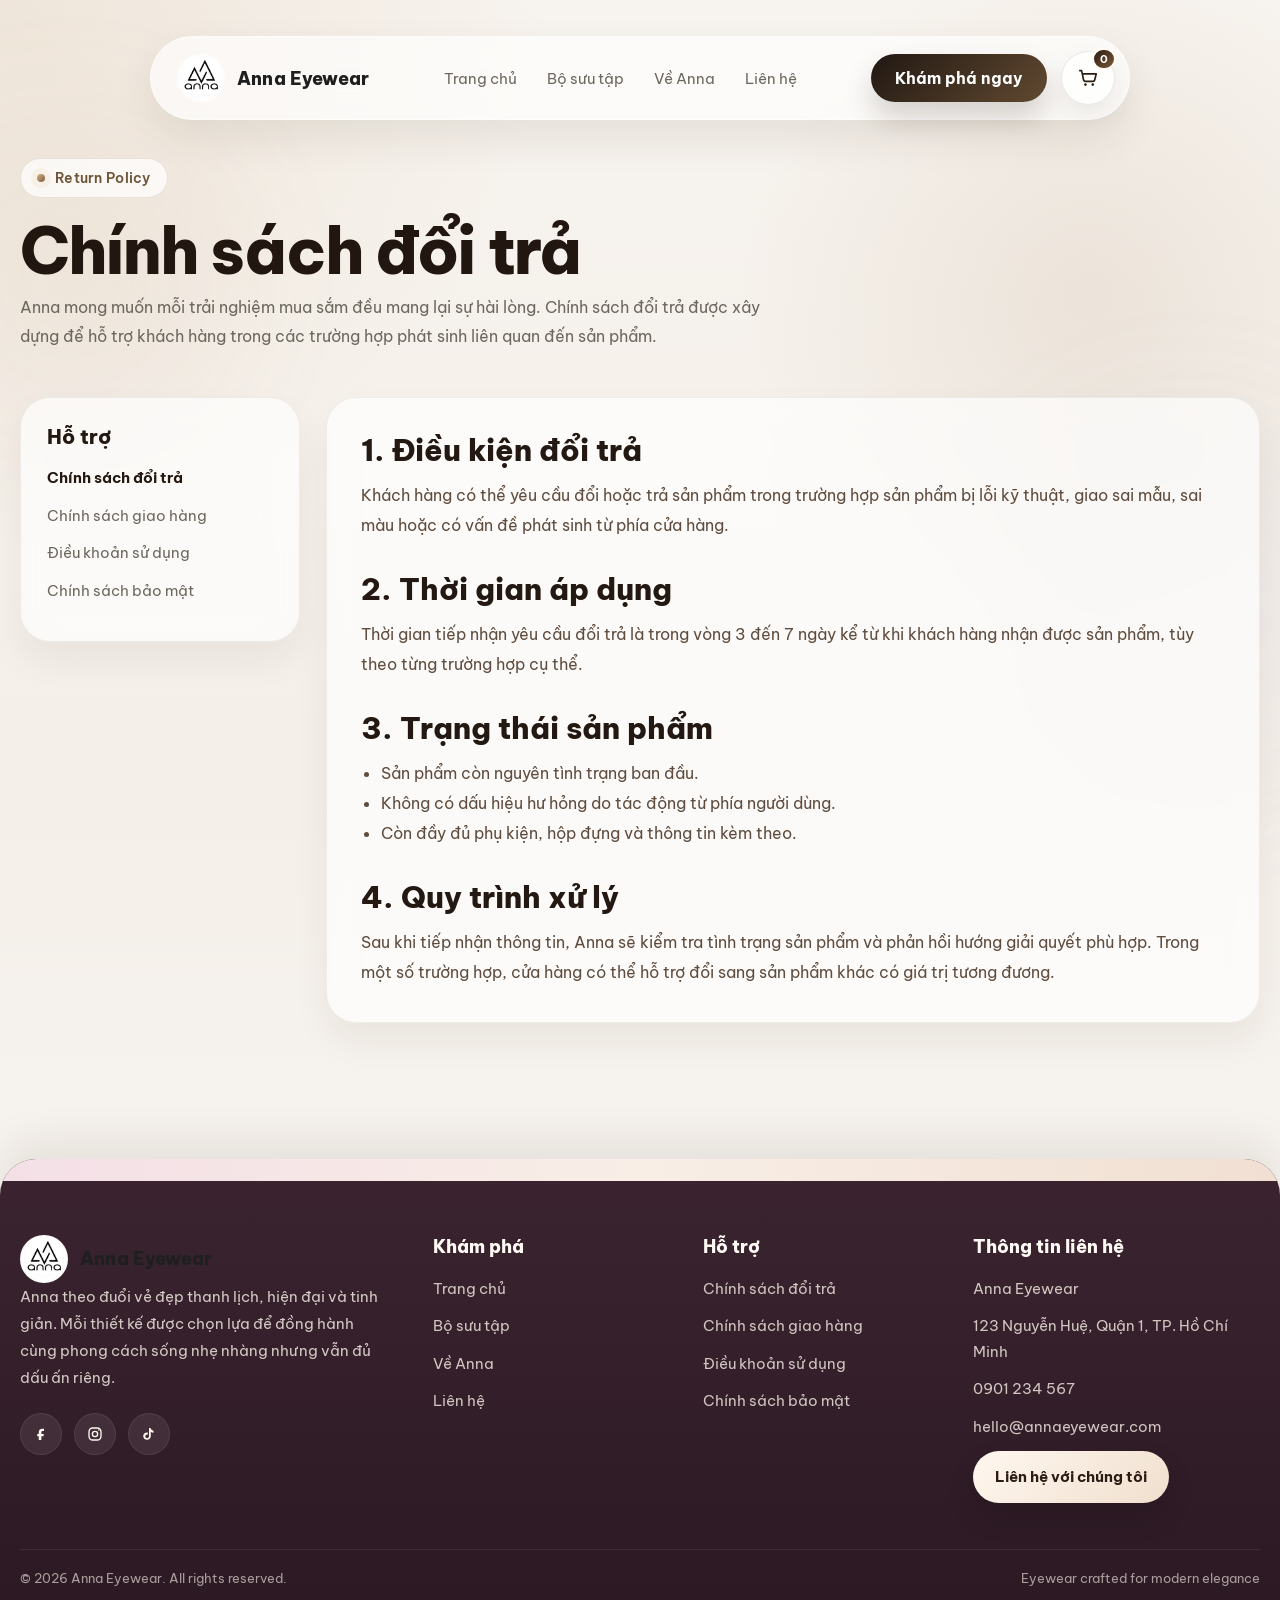
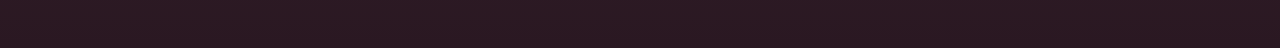
<file: html/return-policy.html>
<!DOCTYPE html>
<html lang="vi">
<head>
  <meta charset="UTF-8" />
  <meta name="viewport" content="width=device-width, initial-scale=1.0" />
  <title>Anna | Chính sách đổi trả</title>
  <link rel="preconnect" href="https://fonts.googleapis.com">
  <link rel="preconnect" href="https://fonts.gstatic.com" crossorigin>
  <link href="https://fonts.googleapis.com/css2?family=Be+Vietnam+Pro:wght@400;500;600;700;800&family=Cormorant+Garamond:wght@500;600;700&display=swap" rel="stylesheet">
  <link rel="stylesheet" href="../css/support-pages.css">
  <link rel="icon" type="image/png" href="../img/logo.jpg">
  <link rel="stylesheet" href="../css/homepage-eyewear.css">
</head>
<body>
  <header class="floating-nav-wrap">
    <div class="floating-nav container">
      <a href="home.html" class="brand">
        <img src="../img/logo.jpg" alt="Anna Eyewear" class="brand-logo" />
        <span>Anna Eyewear</span>
      </a>

      <nav class="nav-links">
        <a href="home.html">Trang chủ</a>
        <a href="product.html">Bộ sưu tập</a>
        <a href="about.html">Về Anna</a>
        <a href="contact.html">Liên hệ</a>
      </nav>

      <div class="nav-actions">
        <a href="product.html" class="nav-cta">Khám phá ngay</a>
        <a href="cart.html" class="cart-link" aria-label="Giỏ hàng">
          <svg width="22" height="22" viewBox="0 0 24 24" fill="none">
            <path d="M3 4H5L7.2 14.2C7.4 15.1 8.2 15.7 9.1 15.7H17.4C18.3 15.7 19.1 15.1 19.3 14.2L21 7.5H6.2" stroke="currentColor" stroke-width="1.8" stroke-linecap="round" stroke-linejoin="round"/>
            <circle cx="9.2" cy="19.2" r="1.4" fill="currentColor"/>
            <circle cx="17.2" cy="19.2" r="1.4" fill="currentColor"/>
          </svg>
          <span class="cart-count" id="cartCount">0</span>
        </a>
      </div>

      <button class="mobile-toggle" id="mobileToggle" aria-label="Mở menu">
        <svg width="20" height="20" viewBox="0 0 24 24" fill="none">
          <path d="M4 7H20" stroke="#1d1c1a" stroke-width="2" stroke-linecap="round"/>
          <path d="M4 12H20" stroke="#1d1c1a" stroke-width="2" stroke-linecap="round"/>
          <path d="M4 17H20" stroke="#1d1c1a" stroke-width="2" stroke-linecap="round"/>
        </svg>
      </button>
    </div>

    <div class="mobile-panel container" id="mobilePanel">
      <a href="home.html">Trang chủ</a>
      <a href="product.html">Bộ sưu tập</a>
      <a href="about.html">Về Anna</a>
      <a href="contact.html">Liên hệ</a>
      <a href="cart.html">Giỏ hàng</a>
    </div>
  </header>

  <main>
    <section class="page-hero container">
      <span class="pill">Return Policy</span>
      <h1>Chính sách đổi trả</h1>
      <p>
        Anna mong muốn mỗi trải nghiệm mua sắm đều mang lại sự hài lòng. Chính sách đổi trả được xây dựng để hỗ trợ khách hàng trong các trường hợp phát sinh liên quan đến sản phẩm.
      </p>
    </section>

    <section class="section container">
      <div class="policy-layout">
        <aside class="policy-sidebar">
          <h3>Hỗ trợ</h3>
          <a href="return-policy.html" class="active">Chính sách đổi trả</a>
          <a href="shipping-policy.html">Chính sách giao hàng</a>
          <a href="terms.html">Điều khoản sử dụng</a>
          <a href="privacy-policy.html">Chính sách bảo mật</a>
        </aside>

        <div class="policy-content">
          <div class="policy-block">
            <h2>1. Điều kiện đổi trả</h2>
            <p>
              Khách hàng có thể yêu cầu đổi hoặc trả sản phẩm trong trường hợp sản phẩm bị lỗi kỹ thuật, giao sai mẫu, sai màu hoặc có vấn đề phát sinh từ phía cửa hàng.
            </p>
          </div>

          <div class="policy-block">
            <h2>2. Thời gian áp dụng</h2>
            <p>
              Thời gian tiếp nhận yêu cầu đổi trả là trong vòng 3 đến 7 ngày kể từ khi khách hàng nhận được sản phẩm, tùy theo từng trường hợp cụ thể.
            </p>
          </div>

          <div class="policy-block">
            <h2>3. Trạng thái sản phẩm</h2>
            <ul>
              <li>Sản phẩm còn nguyên tình trạng ban đầu.</li>
              <li>Không có dấu hiệu hư hỏng do tác động từ phía người dùng.</li>
              <li>Còn đầy đủ phụ kiện, hộp đựng và thông tin kèm theo.</li>
            </ul>
          </div>

          <div class="policy-block">
            <h2>4. Quy trình xử lý</h2>
            <p>
              Sau khi tiếp nhận thông tin, Anna sẽ kiểm tra tình trạng sản phẩm và phản hồi hướng giải quyết phù hợp. Trong một số trường hợp, cửa hàng có thể hỗ trợ đổi sang sản phẩm khác có giá trị tương đương.
            </p>
          </div>
        </div>
      </div>
    </section>
  </main>

  <footer class="site-footer">
  <div class="footer-accent"></div>

  <div class="container footer-grid">
    <div class="footer-brand-col">
      <a href="home.html" class="brand">
        <img src="../img/logo.jpg" alt="Anna Eyewear" class="brand-logo" />
        <span>Anna Eyewear</span>
      </a>

      <p class="footer-brand-text">
        Anna theo đuổi vẻ đẹp thanh lịch, hiện đại và tinh giản. Mỗi thiết kế được chọn lựa để đồng hành cùng phong cách sống nhẹ nhàng nhưng vẫn đủ dấu ấn riêng.
      </p>

      <div class="footer-socials">
        <a href="#" aria-label="Facebook">
          <svg viewBox="0 0 24 24" fill="none">
            <path d="M14 8H16V5H13.5C10.8 5 9 6.8 9 9.8V12H7V15H9V20H12.5V15H15.3L15.8 12H12.5V10.2C12.5 8.9 13 8 14 8Z" fill="currentColor"/>
          </svg>
        </a>
        <a href="#" aria-label="Instagram">
          <svg viewBox="0 0 24 24" fill="none">
            <rect x="4" y="4" width="16" height="16" rx="5" stroke="currentColor" stroke-width="1.8"/>
            <circle cx="12" cy="12" r="3.5" stroke="currentColor" stroke-width="1.8"/>
            <circle cx="17.2" cy="6.8" r="1" fill="currentColor"/>
          </svg>
        </a>
        <a href="#" aria-label="TikTok">
          <svg viewBox="0 0 24 24" fill="none">
            <path d="M14 4C14.6 5.8 15.8 7.1 18 7.6V10.2C16.6 10.2 15.4 9.8 14.4 9V14.6C14.4 17.6 12.2 19.7 9.3 19.7C6.5 19.7 4.3 17.6 4.3 14.8C4.3 12.1 6.5 9.9 9.3 9.9C9.7 9.9 10.1 9.9 10.4 10V12.7C10.1 12.6 9.8 12.6 9.5 12.6C8.1 12.6 7 13.7 7 15.1C7 16.5 8.1 17.6 9.5 17.6C10.9 17.6 12 16.5 12 15.1V4H14Z" fill="currentColor"/>
          </svg>
        </a>
      </div>
    </div>

    <div class="footer-col">
      <h3>Khám phá</h3>
      <a href="home.html">Trang chủ</a>
      <a href="product.html">Bộ sưu tập</a>
      <a href="about.html">Về Anna</a>
      <a href="contact.html">Liên hệ</a>
    </div>

    <div class="footer-col">
      <h3>Hỗ trợ</h3>
      <a href="return-policy.html">Chính sách đổi trả</a>
      <a href="shipping-policy.html">Chính sách giao hàng</a>
      <a href="terms.html">Điều khoản sử dụng</a>
      <a href="privacy-policy.html">Chính sách bảo mật</a>
    </div>

    <div class="footer-col footer-contact">
      <h3>Thông tin liên hệ</h3>
      <p>Anna Eyewear</p>
      <p>123 Nguyễn Huệ, Quận 1, TP. Hồ Chí Minh</p>
      <p>0901 234 567</p>
      <p>hello@annaeyewear.com</p>

      <a href="contact.html" class="footer-btn">Liên hệ với chúng tôi</a>
    </div>
  </div>

  <div class="container footer-bottom">
    <span>© 2026 Anna Eyewear. All rights reserved.</span>
    <span>Eyewear crafted for modern elegance</span>
  </div>
</footer>

  <script>
    const mobileToggle = document.getElementById('mobileToggle');
    const mobilePanel = document.getElementById('mobilePanel');
    const cartCount = document.getElementById('cartCount');

    mobileToggle?.addEventListener('click', () => {
      mobilePanel.classList.toggle('open');
    });

    function getCart() {
      return JSON.parse(localStorage.getItem('luneria_cart') || '[]');
    }

    function updateCartCount() {
      const cart = getCart();
      const total = cart.reduce((sum, item) => sum + (parseInt(item.quantity, 10) || 0), 0);
      if (cartCount) cartCount.textContent = total;
    }

    updateCartCount();
  </script>
</body>
</html>
</file>
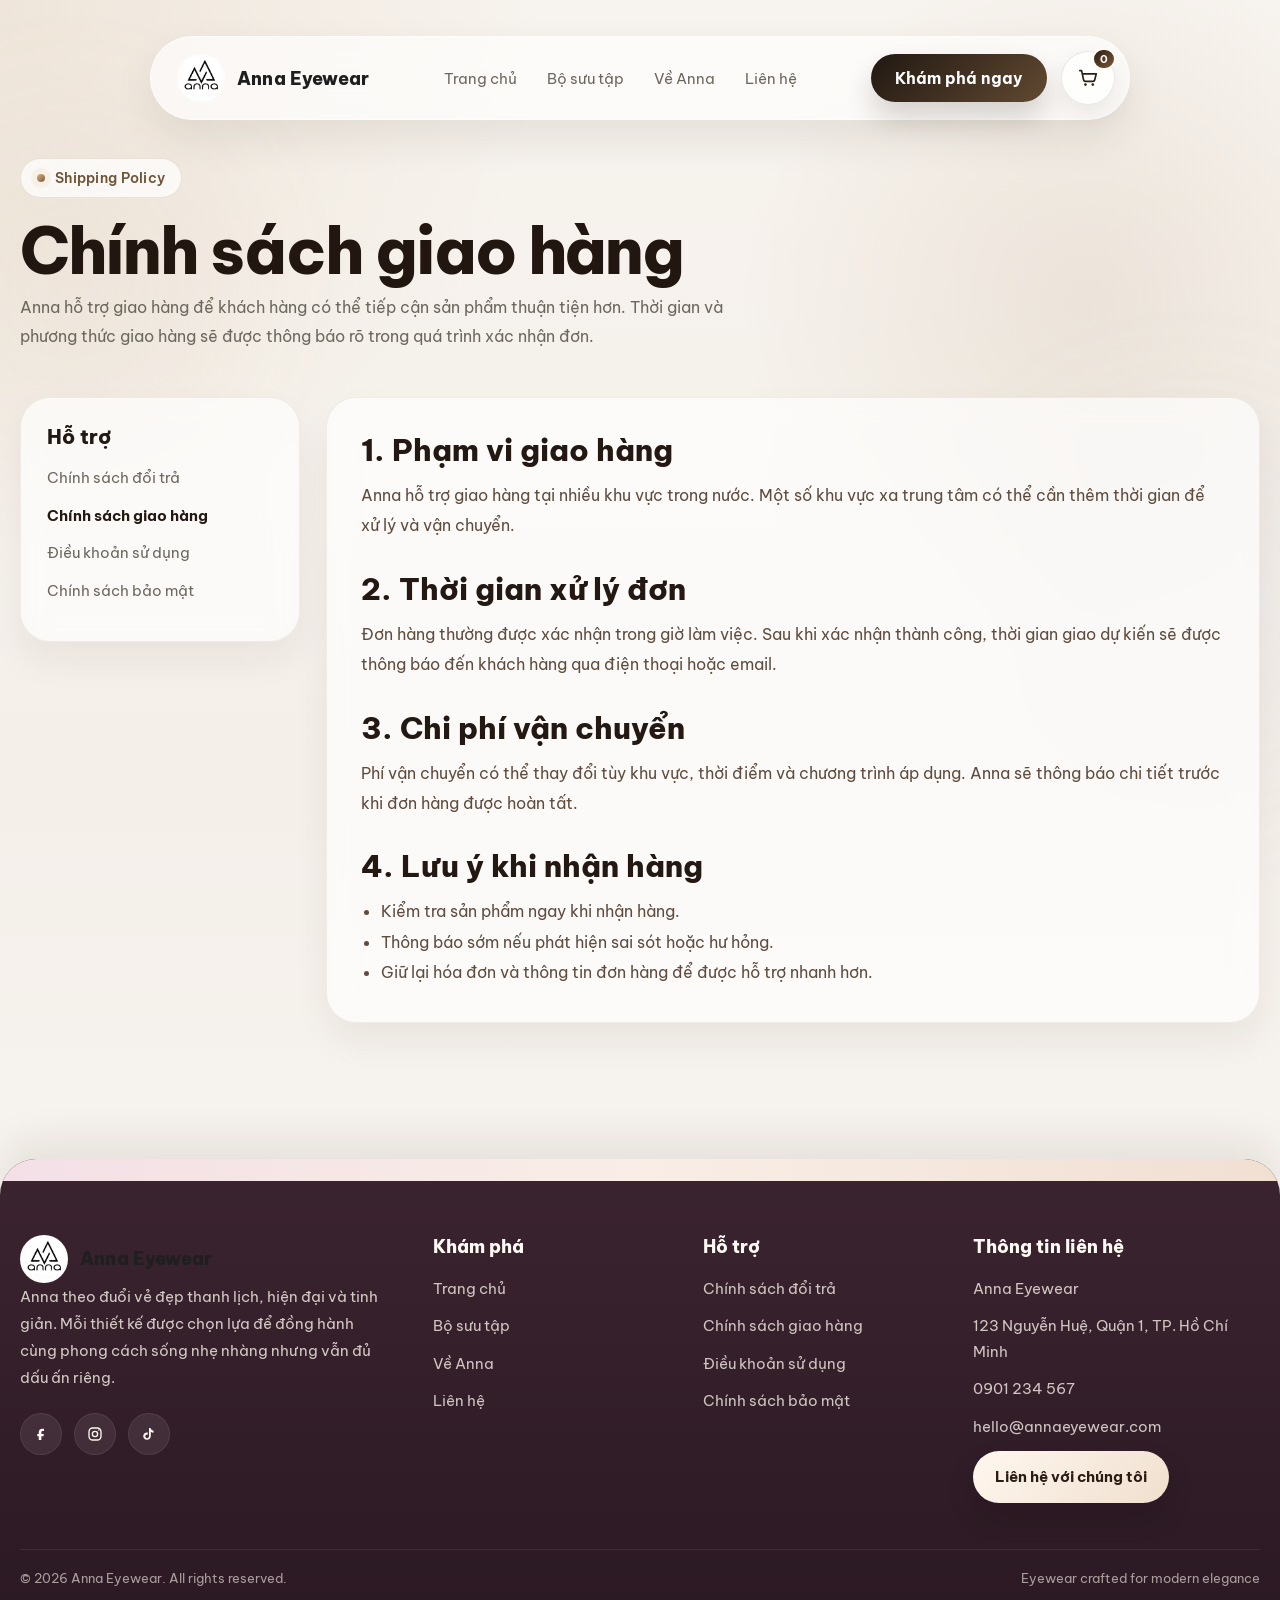
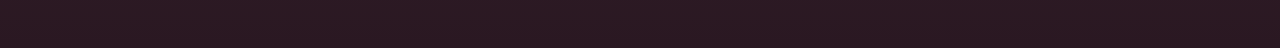
<file: html/shipping-policy.html>
<!DOCTYPE html>
<html lang="vi">
<head>
  <meta charset="UTF-8" />
  <meta name="viewport" content="width=device-width, initial-scale=1.0" />
  <title>Anna | Chính sách giao hàng</title>
  <link rel="preconnect" href="https://fonts.googleapis.com">
  <link rel="preconnect" href="https://fonts.gstatic.com" crossorigin>
  <link href="https://fonts.googleapis.com/css2?family=Be+Vietnam+Pro:wght@400;500;600;700;800&family=Cormorant+Garamond:wght@500;600;700&display=swap" rel="stylesheet">
  <link rel="stylesheet" href="../css/support-pages.css">
  <link rel="icon" type="image/png" href="../img/logo.jpg">
  <link rel="stylesheet" href="../css/homepage-eyewear.css">
</head>
<body>
  <header class="floating-nav-wrap">
    <div class="floating-nav container">
      <a href="home.html" class="brand">
        <img src="../img/logo.jpg" alt="Anna Eyewear" class="brand-logo" />
        <span>Anna Eyewear</span>
      </a>

      <nav class="nav-links">
        <a href="home.html">Trang chủ</a>
        <a href="product.html">Bộ sưu tập</a>
        <a href="about.html">Về Anna</a>
        <a href="contact.html">Liên hệ</a>
      </nav>

      <div class="nav-actions">
        <a href="product.html" class="nav-cta">Khám phá ngay</a>
        <a href="cart.html" class="cart-link" aria-label="Giỏ hàng">
          <svg width="22" height="22" viewBox="0 0 24 24" fill="none">
            <path d="M3 4H5L7.2 14.2C7.4 15.1 8.2 15.7 9.1 15.7H17.4C18.3 15.7 19.1 15.1 19.3 14.2L21 7.5H6.2" stroke="currentColor" stroke-width="1.8" stroke-linecap="round" stroke-linejoin="round"/>
            <circle cx="9.2" cy="19.2" r="1.4" fill="currentColor"/>
            <circle cx="17.2" cy="19.2" r="1.4" fill="currentColor"/>
          </svg>
          <span class="cart-count" id="cartCount">0</span>
        </a>
      </div>

      <button class="mobile-toggle" id="mobileToggle" aria-label="Mở menu">
        <svg width="20" height="20" viewBox="0 0 24 24" fill="none">
          <path d="M4 7H20" stroke="#1d1c1a" stroke-width="2" stroke-linecap="round"/>
          <path d="M4 12H20" stroke="#1d1c1a" stroke-width="2" stroke-linecap="round"/>
          <path d="M4 17H20" stroke="#1d1c1a" stroke-width="2" stroke-linecap="round"/>
        </svg>
      </button>
    </div>

    <div class="mobile-panel container" id="mobilePanel">
      <a href="home.html">Trang chủ</a>
      <a href="product.html">Bộ sưu tập</a>
      <a href="about.html">Về Anna</a>
      <a href="contact.html">Liên hệ</a>
      <a href="cart.html">Giỏ hàng</a>
    </div>
  </header>

  <main>
    <section class="page-hero container">
      <span class="pill">Shipping Policy</span>
      <h1>Chính sách giao hàng</h1>
      <p>
        Anna hỗ trợ giao hàng để khách hàng có thể tiếp cận sản phẩm thuận tiện hơn. Thời gian và phương thức giao hàng sẽ được thông báo rõ trong quá trình xác nhận đơn.
      </p>
    </section>

    <section class="section container">
      <div class="policy-layout">
        <aside class="policy-sidebar">
          <h3>Hỗ trợ</h3>
          <a href="return-policy.html">Chính sách đổi trả</a>
          <a href="shipping-policy.html" class="active">Chính sách giao hàng</a>
          <a href="terms.html">Điều khoản sử dụng</a>
          <a href="privacy-policy.html">Chính sách bảo mật</a>
        </aside>

        <div class="policy-content">
          <div class="policy-block">
            <h2>1. Phạm vi giao hàng</h2>
            <p>
              Anna hỗ trợ giao hàng tại nhiều khu vực trong nước. Một số khu vực xa trung tâm có thể cần thêm thời gian để xử lý và vận chuyển.
            </p>
          </div>

          <div class="policy-block">
            <h2>2. Thời gian xử lý đơn</h2>
            <p>
              Đơn hàng thường được xác nhận trong giờ làm việc. Sau khi xác nhận thành công, thời gian giao dự kiến sẽ được thông báo đến khách hàng qua điện thoại hoặc email.
            </p>
          </div>

          <div class="policy-block">
            <h2>3. Chi phí vận chuyển</h2>
            <p>
              Phí vận chuyển có thể thay đổi tùy khu vực, thời điểm và chương trình áp dụng. Anna sẽ thông báo chi tiết trước khi đơn hàng được hoàn tất.
            </p>
          </div>

          <div class="policy-block">
            <h2>4. Lưu ý khi nhận hàng</h2>
            <ul>
              <li>Kiểm tra sản phẩm ngay khi nhận hàng.</li>
              <li>Thông báo sớm nếu phát hiện sai sót hoặc hư hỏng.</li>
              <li>Giữ lại hóa đơn và thông tin đơn hàng để được hỗ trợ nhanh hơn.</li>
            </ul>
          </div>
        </div>
      </div>
    </section>
  </main>

  <footer class="site-footer">
  <div class="footer-accent"></div>

  <div class="container footer-grid">
    <div class="footer-brand-col">
      <a href="home.html" class="brand">
        <img src="../img/logo.jpg" alt="Anna Eyewear" class="brand-logo" />
        <span>Anna Eyewear</span>
      </a>

      <p class="footer-brand-text">
        Anna theo đuổi vẻ đẹp thanh lịch, hiện đại và tinh giản. Mỗi thiết kế được chọn lựa để đồng hành cùng phong cách sống nhẹ nhàng nhưng vẫn đủ dấu ấn riêng.
      </p>

      <div class="footer-socials">
        <a href="#" aria-label="Facebook">
          <svg viewBox="0 0 24 24" fill="none">
            <path d="M14 8H16V5H13.5C10.8 5 9 6.8 9 9.8V12H7V15H9V20H12.5V15H15.3L15.8 12H12.5V10.2C12.5 8.9 13 8 14 8Z" fill="currentColor"/>
          </svg>
        </a>
        <a href="#" aria-label="Instagram">
          <svg viewBox="0 0 24 24" fill="none">
            <rect x="4" y="4" width="16" height="16" rx="5" stroke="currentColor" stroke-width="1.8"/>
            <circle cx="12" cy="12" r="3.5" stroke="currentColor" stroke-width="1.8"/>
            <circle cx="17.2" cy="6.8" r="1" fill="currentColor"/>
          </svg>
        </a>
        <a href="#" aria-label="TikTok">
          <svg viewBox="0 0 24 24" fill="none">
            <path d="M14 4C14.6 5.8 15.8 7.1 18 7.6V10.2C16.6 10.2 15.4 9.8 14.4 9V14.6C14.4 17.6 12.2 19.7 9.3 19.7C6.5 19.7 4.3 17.6 4.3 14.8C4.3 12.1 6.5 9.9 9.3 9.9C9.7 9.9 10.1 9.9 10.4 10V12.7C10.1 12.6 9.8 12.6 9.5 12.6C8.1 12.6 7 13.7 7 15.1C7 16.5 8.1 17.6 9.5 17.6C10.9 17.6 12 16.5 12 15.1V4H14Z" fill="currentColor"/>
          </svg>
        </a>
      </div>
    </div>

    <div class="footer-col">
      <h3>Khám phá</h3>
      <a href="home.html">Trang chủ</a>
      <a href="product.html">Bộ sưu tập</a>
      <a href="about.html">Về Anna</a>
      <a href="contact.html">Liên hệ</a>
    </div>

    <div class="footer-col">
      <h3>Hỗ trợ</h3>
      <a href="return-policy.html">Chính sách đổi trả</a>
      <a href="shipping-policy.html">Chính sách giao hàng</a>
      <a href="terms.html">Điều khoản sử dụng</a>
      <a href="privacy-policy.html">Chính sách bảo mật</a>
    </div>

    <div class="footer-col footer-contact">
      <h3>Thông tin liên hệ</h3>
      <p>Anna Eyewear</p>
      <p>123 Nguyễn Huệ, Quận 1, TP. Hồ Chí Minh</p>
      <p>0901 234 567</p>
      <p>hello@annaeyewear.com</p>

      <a href="contact.html" class="footer-btn">Liên hệ với chúng tôi</a>
    </div>
  </div>

  <div class="container footer-bottom">
    <span>© 2026 Anna Eyewear. All rights reserved.</span>
    <span>Eyewear crafted for modern elegance</span>
  </div>
</footer>

  <script>
    const mobileToggle = document.getElementById('mobileToggle');
    const mobilePanel = document.getElementById('mobilePanel');
    const cartCount = document.getElementById('cartCount');

    mobileToggle?.addEventListener('click', () => {
      mobilePanel.classList.toggle('open');
    });

    function getCart() {
      return JSON.parse(localStorage.getItem('luneria_cart') || '[]');
    }

    function updateCartCount() {
      const cart = getCart();
      const total = cart.reduce((sum, item) => sum + (parseInt(item.quantity, 10) || 0), 0);
      if (cartCount) cartCount.textContent = total;
    }

    updateCartCount();
  </script>
</body>
</html>
</file>
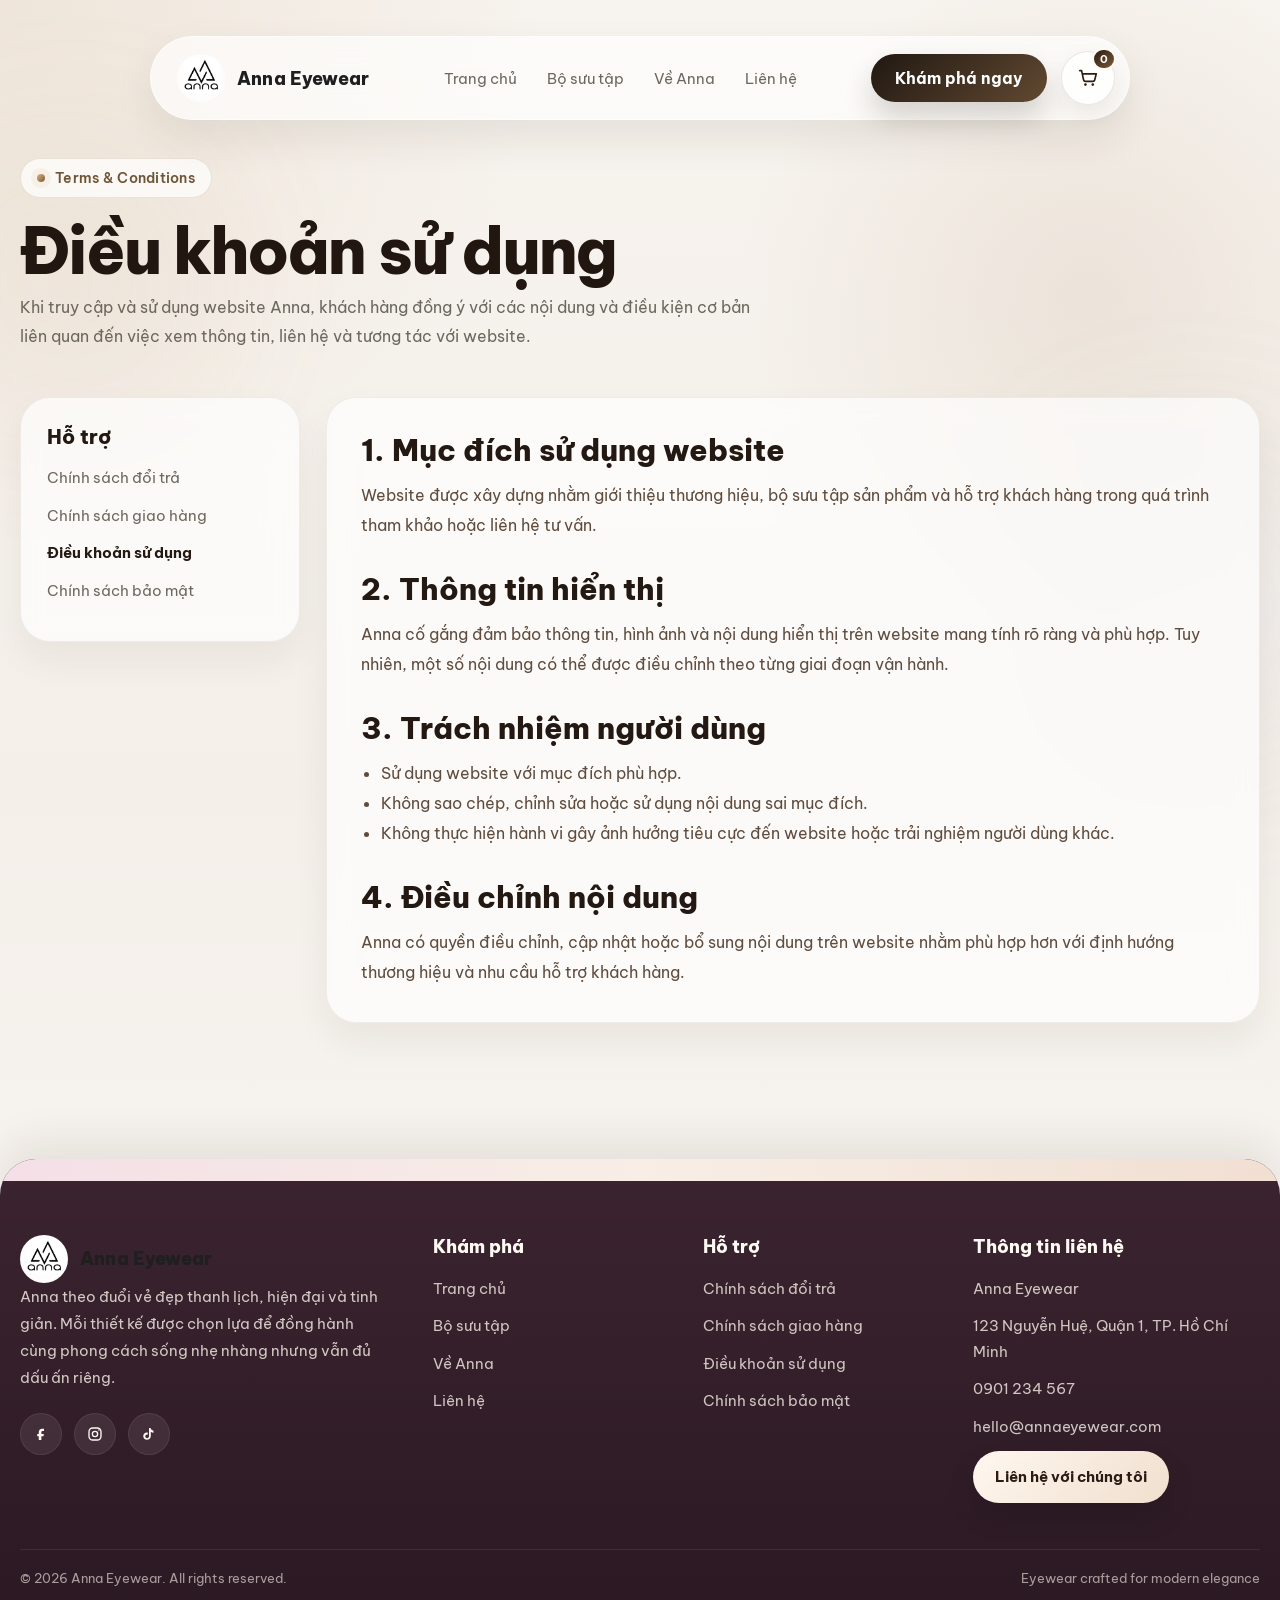
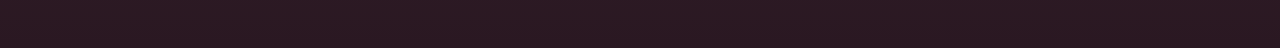
<file: html/terms.html>
<!DOCTYPE html>
<html lang="vi">
<head>
  <meta charset="UTF-8" />
  <meta name="viewport" content="width=device-width, initial-scale=1.0" />
  <title>Anna | Điều khoản sử dụng</title>
  <link rel="preconnect" href="https://fonts.googleapis.com">
  <link rel="preconnect" href="https://fonts.gstatic.com" crossorigin>
  <link href="https://fonts.googleapis.com/css2?family=Be+Vietnam+Pro:wght@400;500;600;700;800&family=Cormorant+Garamond:wght@500;600;700&display=swap" rel="stylesheet">
  <link rel="stylesheet" href="../css/support-pages.css">
  <link rel="icon" type="image/png" href="../img/logo.jpg">
  <link rel="stylesheet" href="../css/homepage-eyewear.css">
</head>
<body>
  <header class="floating-nav-wrap">
    <div class="floating-nav container">
      <a href="home.html" class="brand">
        <img src="../img/logo.jpg" alt="Anna Eyewear" class="brand-logo" />
        <span>Anna Eyewear</span>
      </a>

      <nav class="nav-links">
        <a href="home.html">Trang chủ</a>
        <a href="product.html">Bộ sưu tập</a>
        <a href="about.html">Về Anna</a>
        <a href="contact.html">Liên hệ</a>
      </nav>

      <div class="nav-actions">
        <a href="product.html" class="nav-cta">Khám phá ngay</a>
        <a href="cart.html" class="cart-link" aria-label="Giỏ hàng">
          <svg width="22" height="22" viewBox="0 0 24 24" fill="none">
            <path d="M3 4H5L7.2 14.2C7.4 15.1 8.2 15.7 9.1 15.7H17.4C18.3 15.7 19.1 15.1 19.3 14.2L21 7.5H6.2" stroke="currentColor" stroke-width="1.8" stroke-linecap="round" stroke-linejoin="round"/>
            <circle cx="9.2" cy="19.2" r="1.4" fill="currentColor"/>
            <circle cx="17.2" cy="19.2" r="1.4" fill="currentColor"/>
          </svg>
          <span class="cart-count" id="cartCount">0</span>
        </a>
      </div>

      <button class="mobile-toggle" id="mobileToggle" aria-label="Mở menu">
        <svg width="20" height="20" viewBox="0 0 24 24" fill="none">
          <path d="M4 7H20" stroke="#1d1c1a" stroke-width="2" stroke-linecap="round"/>
          <path d="M4 12H20" stroke="#1d1c1a" stroke-width="2" stroke-linecap="round"/>
          <path d="M4 17H20" stroke="#1d1c1a" stroke-width="2" stroke-linecap="round"/>
        </svg>
      </button>
    </div>

    <div class="mobile-panel container" id="mobilePanel">
      <a href="home.html">Trang chủ</a>
      <a href="product.html">Bộ sưu tập</a>
      <a href="about.html">Về Anna</a>
      <a href="contact.html">Liên hệ</a>
      <a href="cart.html">Giỏ hàng</a>
    </div>
  </header>

  <main>
    <section class="page-hero container">
      <span class="pill">Terms & Conditions</span>
      <h1>Điều khoản sử dụng</h1>
      <p>
        Khi truy cập và sử dụng website Anna, khách hàng đồng ý với các nội dung và điều kiện cơ bản liên quan đến việc xem thông tin, liên hệ và tương tác với website.
      </p>
    </section>

    <section class="section container">
      <div class="policy-layout">
        <aside class="policy-sidebar">
          <h3>Hỗ trợ</h3>
          <a href="return-policy.html">Chính sách đổi trả</a>
          <a href="shipping-policy.html">Chính sách giao hàng</a>
          <a href="terms.html" class="active">Điều khoản sử dụng</a>
          <a href="privacy-policy.html">Chính sách bảo mật</a>
        </aside>

        <div class="policy-content">
          <div class="policy-block">
            <h2>1. Mục đích sử dụng website</h2>
            <p>
              Website được xây dựng nhằm giới thiệu thương hiệu, bộ sưu tập sản phẩm và hỗ trợ khách hàng trong quá trình tham khảo hoặc liên hệ tư vấn.
            </p>
          </div>

          <div class="policy-block">
            <h2>2. Thông tin hiển thị</h2>
            <p>
              Anna cố gắng đảm bảo thông tin, hình ảnh và nội dung hiển thị trên website mang tính rõ ràng và phù hợp. Tuy nhiên, một số nội dung có thể được điều chỉnh theo từng giai đoạn vận hành.
            </p>
          </div>

          <div class="policy-block">
            <h2>3. Trách nhiệm người dùng</h2>
            <ul>
              <li>Sử dụng website với mục đích phù hợp.</li>
              <li>Không sao chép, chỉnh sửa hoặc sử dụng nội dung sai mục đích.</li>
              <li>Không thực hiện hành vi gây ảnh hưởng tiêu cực đến website hoặc trải nghiệm người dùng khác.</li>
            </ul>
          </div>

          <div class="policy-block">
            <h2>4. Điều chỉnh nội dung</h2>
            <p>
              Anna có quyền điều chỉnh, cập nhật hoặc bổ sung nội dung trên website nhằm phù hợp hơn với định hướng thương hiệu và nhu cầu hỗ trợ khách hàng.
            </p>
          </div>
        </div>
      </div>
    </section>
  </main>

  <footer class="site-footer">
  <div class="footer-accent"></div>

  <div class="container footer-grid">
    <div class="footer-brand-col">
      <a href="home.html" class="brand">
        <img src="../img/logo.jpg" alt="Anna Eyewear" class="brand-logo" />
        <span>Anna Eyewear</span>
      </a>

      <p class="footer-brand-text">
        Anna theo đuổi vẻ đẹp thanh lịch, hiện đại và tinh giản. Mỗi thiết kế được chọn lựa để đồng hành cùng phong cách sống nhẹ nhàng nhưng vẫn đủ dấu ấn riêng.
      </p>

      <div class="footer-socials">
        <a href="#" aria-label="Facebook">
          <svg viewBox="0 0 24 24" fill="none">
            <path d="M14 8H16V5H13.5C10.8 5 9 6.8 9 9.8V12H7V15H9V20H12.5V15H15.3L15.8 12H12.5V10.2C12.5 8.9 13 8 14 8Z" fill="currentColor"/>
          </svg>
        </a>
        <a href="#" aria-label="Instagram">
          <svg viewBox="0 0 24 24" fill="none">
            <rect x="4" y="4" width="16" height="16" rx="5" stroke="currentColor" stroke-width="1.8"/>
            <circle cx="12" cy="12" r="3.5" stroke="currentColor" stroke-width="1.8"/>
            <circle cx="17.2" cy="6.8" r="1" fill="currentColor"/>
          </svg>
        </a>
        <a href="#" aria-label="TikTok">
          <svg viewBox="0 0 24 24" fill="none">
            <path d="M14 4C14.6 5.8 15.8 7.1 18 7.6V10.2C16.6 10.2 15.4 9.8 14.4 9V14.6C14.4 17.6 12.2 19.7 9.3 19.7C6.5 19.7 4.3 17.6 4.3 14.8C4.3 12.1 6.5 9.9 9.3 9.9C9.7 9.9 10.1 9.9 10.4 10V12.7C10.1 12.6 9.8 12.6 9.5 12.6C8.1 12.6 7 13.7 7 15.1C7 16.5 8.1 17.6 9.5 17.6C10.9 17.6 12 16.5 12 15.1V4H14Z" fill="currentColor"/>
          </svg>
        </a>
      </div>
    </div>

    <div class="footer-col">
      <h3>Khám phá</h3>
      <a href="home.html">Trang chủ</a>
      <a href="product.html">Bộ sưu tập</a>
      <a href="about.html">Về Anna</a>
      <a href="contact.html">Liên hệ</a>
    </div>

    <div class="footer-col">
      <h3>Hỗ trợ</h3>
      <a href="return-policy.html">Chính sách đổi trả</a>
      <a href="shipping-policy.html">Chính sách giao hàng</a>
      <a href="terms.html">Điều khoản sử dụng</a>
      <a href="privacy-policy.html">Chính sách bảo mật</a>
    </div>

    <div class="footer-col footer-contact">
      <h3>Thông tin liên hệ</h3>
      <p>Anna Eyewear</p>
      <p>123 Nguyễn Huệ, Quận 1, TP. Hồ Chí Minh</p>
      <p>0901 234 567</p>
      <p>hello@annaeyewear.com</p>

      <a href="contact.html" class="footer-btn">Liên hệ với chúng tôi</a>
    </div>
  </div>

  <div class="container footer-bottom">
    <span>© 2026 Anna Eyewear. All rights reserved.</span>
    <span>Eyewear crafted for modern elegance</span>
  </div>
</footer>

  <script>
    const mobileToggle = document.getElementById('mobileToggle');
    const mobilePanel = document.getElementById('mobilePanel');
    const cartCount = document.getElementById('cartCount');

    mobileToggle?.addEventListener('click', () => {
      mobilePanel.classList.toggle('open');
    });

    function getCart() {
      return JSON.parse(localStorage.getItem('luneria_cart') || '[]');
    }

    function updateCartCount() {
      const cart = getCart();
      const total = cart.reduce((sum, item) => sum + (parseInt(item.quantity, 10) || 0), 0);
      if (cartCount) cartCount.textContent = total;
    }

    updateCartCount();
  </script>
</body>
</html>
</file>
<file: css/about-contact.css>
:root {
  --bg: #f6f3ee;
  --bg-soft: #fbf8f4;
  --card: rgba(255, 255, 255, 0.72);
  --text: #1d1c1a;
  --muted: #6d685f;
  --line: rgba(59, 45, 25, 0.1);
  --accent: #9d7a52;
  --accent-dark: #6f5538;
  --shadow: 0 20px 70px rgba(43, 33, 18, 0.09);
  --radius-xl: 34px;
  --radius-lg: 26px;
  --radius-md: 20px;
  --max: 1240px;
}

*,
*::before,
*::after {
  box-sizing: border-box;
  margin: 0;
  padding: 0;
}

html {
  scroll-behavior: smooth;
}

body,
button,
input,
textarea,
select {
  font-family: "Be Vietnam Pro", sans-serif;
}

body {
  color: var(--text);
  background:
    radial-gradient(circle at top left, rgba(224, 204, 181, 0.35), transparent 26%),
    radial-gradient(circle at 85% 18%, rgba(203, 182, 159, 0.24), transparent 20%),
    linear-gradient(180deg, #f7f3ee 0%, #f4efe9 48%, #f9f7f4 100%);
  overflow-x: hidden;
}

body::before,
body::after {
  content: "";
  position: fixed;
  z-index: -2;
  border-radius: 50%;
  filter: blur(80px);
  opacity: 0.4;
}

body::before {
  width: 300px;
  height: 300px;
  top: 130px;
  left: -80px;
  background: rgba(198, 165, 126, 0.22);
}

body::after {
  width: 360px;
  height: 360px;
  right: -90px;
  top: 420px;
  background: rgba(170, 177, 196, 0.18);
}

a {
  color: inherit;
  text-decoration: none;
}

img,
svg {
  display: block;
  max-width: 100%;
}

h1,
h2,
h3,
h4,
h5,
h6,
p,
a,
button,
input,
textarea,
select,
span,
li,
strong,
div,
label {
  font-family: inherit;
}

button {
  border: 0;
  background: none;
  font: inherit;
}

.container {
  width: min(calc(100% - 32px), var(--max));
  margin: 0 auto;
}

.section {
  padding: 88px 0;
}

/* NAV */
.floating-nav-wrap {
  position: sticky;
  top: 18px;
  z-index: 30;
  padding-top: 18px;
}

.floating-nav {
  width: min(calc(100% - 24px), 980px);
  margin: 0 auto;
  display: flex;
  align-items: center;
  justify-content: space-between;
  gap: 24px;
  padding: 14px 14px 14px 26px;
  border: 1px solid rgba(255, 255, 255, 0.58);
  border-radius: 999px;
  background: rgba(255, 255, 255, 0.65);
  box-shadow: 0 18px 40px rgba(54, 39, 18, 0.09);
  backdrop-filter: blur(18px);
}

.brand {
  display: flex;
  align-items: center;
  gap: 12px;
  font-size: 18px;
  font-weight: 800;
  letter-spacing: 0.01em;
  text-decoration: none;
}

.brand-logo {
  width: 48px;
  height: 48px;
  object-fit: cover;
  border-radius: 50%;
  display: block;
  flex-shrink: 0;
}

.brand-text {
  font-size: 18px;
  font-weight: 700;
  color: #1f1f1f;
}

.brand-mark {
  width: 34px;
  height: 34px;
  border-radius: 50%;
  background: linear-gradient(135deg, #231a13, #8b6844);
  display: grid;
  place-items: center;
  color: #ffffff;
  font-size: 18px;
  font-weight: 700;
  box-shadow: inset 0 1px 0 rgba(255, 255, 255, 0.3);
}

.nav-links {
  display: flex;
  align-items: center;
  gap: 30px;
  font-size: 15px;
  color: var(--muted);
}

.nav-links a {
  position: relative;
  transition: color 0.25s ease;
}

.nav-links a::after {
  content: "";
  position: absolute;
  left: 0;
  bottom: -7px;
  width: 100%;
  height: 2px;
  border-radius: 999px;
  background: linear-gradient(90deg, #8b6844, #d1a66f);
  transform: scaleX(0);
  transform-origin: center;
  transition: transform 0.25s ease;
}

.nav-links a:hover,
.nav-links a.active {
  color: var(--text);
}

.nav-links a:hover::after,
.nav-links a.active::after {
  transform: scaleX(1);
}

.nav-actions {
  display: flex;
  align-items: center;
  gap: 14px;
}

.nav-cta,
.btn-primary,
.btn-secondary,
.footer-btn {
  display: inline-flex;
  align-items: center;
  justify-content: center;
  gap: 10px;
  border-radius: 999px;
  font-weight: 700;
  transition: transform 0.25s ease, box-shadow 0.25s ease, background 0.25s ease;
  cursor: pointer;
}

.nav-cta {
  padding: 14px 24px;
  color: #ffffff;
  background: linear-gradient(135deg, #211812, #6e5337 120%);
  box-shadow: 0 16px 28px rgba(38, 28, 16, 0.18);
  white-space: nowrap;
}

.nav-cta:hover,
.btn-primary:hover,
.btn-secondary:hover,
.footer-btn:hover {
  transform: translateY(-2px);
}

.cart-link {
  position: relative;
  width: 54px;
  height: 54px;
  border-radius: 999px;
  display: inline-flex;
  align-items: center;
  justify-content: center;
  background: rgba(255, 255, 255, 0.72);
  border: 1px solid rgba(86, 61, 40, 0.12);
  color: #2b1d14;
  box-shadow: 0 10px 24px rgba(43, 29, 18, 0.08);
}

.cart-count {
  position: absolute;
  top: -4px;
  right: -2px;
  min-width: 22px;
  height: 22px;
  padding: 0 6px;
  border-radius: 999px;
  display: inline-flex;
  align-items: center;
  justify-content: center;
  background: linear-gradient(135deg, #2a1a10 0%, #7c5a38 100%);
  color: #fff;
  font-size: 11px;
  font-weight: 700;
  line-height: 1;
  border: 2px solid #fffaf4;
}

.mobile-toggle {
  display: none;
  width: 44px;
  height: 44px;
  align-items: center;
  justify-content: center;
  border-radius: 50%;
  background: rgba(255, 255, 255, 0.8);
  border: 1px solid rgba(80, 59, 31, 0.08);
  cursor: pointer;
}

.mobile-panel {
  display: none;
  margin-top: 12px;
  padding: 16px;
  border-radius: 26px;
  background: rgba(255, 255, 255, 0.84);
  border: 1px solid rgba(84, 63, 37, 0.08);
  box-shadow: 0 20px 36px rgba(57, 42, 18, 0.08);
  backdrop-filter: blur(16px);
}

.mobile-panel a {
  display: block;
  padding: 12px 8px;
  color: var(--muted);
  font-weight: 500;
}

.mobile-panel a:hover,
.mobile-panel a.active {
  color: var(--text);
}

.mobile-panel.open {
  display: block;
}

/* HERO */
.page-hero {
  padding: 56px 0 20px;
}

.pill,
.section-label {
  display: inline-flex;
  align-items: center;
  gap: 10px;
  padding: 10px 16px;
  border: 1px solid rgba(157, 122, 82, 0.18);
  background: rgba(255, 255, 255, 0.72);
  border-radius: 999px;
  color: var(--accent-dark);
  font-size: 14px;
  font-weight: 600;
  letter-spacing: 0.02em;
  backdrop-filter: blur(10px);
}

.pill::before,
.section-label::before {
  content: "";
  width: 8px;
  height: 8px;
  border-radius: 50%;
  background: linear-gradient(135deg, #d9b27f, #7a5b3d);
  box-shadow: 0 0 0 6px rgba(217, 178, 127, 0.12);
}

.page-hero h1 {
  margin: 22px 0 12px;
  font-size: clamp(42px, 5vw, 72px);
  line-height: 0.96;
  letter-spacing: -0.03em;
  font-weight: 800;
  color: #211710;
  max-width: 900px;
}

.page-hero p,
.about-card p,
.info-card p,
.contact-form p,
.contact-item span,
.support-list li {
  font-size: 16px;
  line-height: 1.8;
  color: var(--muted);
}

.page-hero p {
  max-width: 760px;
}

/* GRID */
.about-grid,
.contact-grid {
  display: grid;
  grid-template-columns: 1.1fr 0.9fr;
  gap: 26px;
  align-items: stretch;
}

.value-grid {
  display: grid;
  grid-template-columns: repeat(3, 1fr);
  gap: 20px;
}

/* CARDS */
.about-card,
.info-card,
.contact-form,
.visual-box,
.quote-box {
  border-radius: 30px;
  background: rgba(255, 255, 255, 0.68);
  border: 1px solid rgba(85, 62, 31, 0.08);
  box-shadow: 0 18px 36px rgba(57, 42, 18, 0.06);
  backdrop-filter: blur(14px);
}

.about-card,
.info-card,
.contact-form,
.quote-box {
  padding: 30px;
}

.about-card.large {
  min-height: 100%;
}

.about-card h2,
.info-card h2,
.contact-form h2,
.quote-box h2,
.section-head h2 {
  margin: 0 0 14px;
  font-size: clamp(32px, 4vw, 54px);
  line-height: 1.04;
  letter-spacing: -0.03em;
  font-weight: 800;
  color: #211710;
}

.info-card h3 {
  margin: 14px 0 10px;
  font-size: 24px;
  font-weight: 800;
  color: #241912;
}

.section-head {
  margin-bottom: 26px;
  max-width: 720px;
}

.section-head p {
  color: var(--muted);
  font-size: 17px;
  line-height: 1.8;
}

.quote-box {
  text-align: center;
}

.quote-box h2 {
  max-width: 900px;
  margin-left: auto;
  margin-right: auto;
}

/* VISUAL */
.about-visual .visual-box {
  position: relative;
  min-height: 100%;
  padding: 24px;
  overflow: hidden;
  display: flex;
  align-items: center;
  justify-content: center;
}

.visual-circle {
  position: absolute;
  border-radius: 50%;
  filter: blur(2px);
}

.visual-circle.one {
  width: 220px;
  height: 220px;
  background: rgba(199, 167, 136, 0.18);
  top: 20px;
  right: 24px;
}

.visual-circle.two {
  width: 160px;
  height: 160px;
  background: rgba(124, 90, 56, 0.1);
  bottom: 30px;
  left: 30px;
}

.about-glass {
  position: relative;
  z-index: 2;
  width: 100%;
  max-width: 420px;
  height: auto;
}

/* CONTACT */
.contact-info {
  display: grid;
  gap: 22px;
}

.contact-list {
  display: grid;
  gap: 18px;
  margin-top: 18px;
}

.contact-item strong {
  display: block;
  margin-bottom: 6px;
  font-size: 15px;
  font-weight: 800;
  color: #241912;
}

.support-list {
  margin: 14px 0 0;
  padding-left: 18px;
  color: var(--muted);
  line-height: 1.8;
}

.contact-form-wrap {
  display: flex;
}

.contact-form {
  width: 100%;
}

.form-group {
  display: grid;
  gap: 8px;
  margin-top: 16px;
}

.form-group label {
  font-size: 14px;
  font-weight: 600;
  color: #3f3126;
}

.form-group input,
.form-group textarea {
  width: 100%;
  border: 1px solid rgba(93, 69, 49, 0.14);
  border-radius: 18px;
  padding: 14px 16px;
  background: rgba(255, 255, 255, 0.76);
  font-size: 15px;
  color: #241912;
  outline: none;
}

.form-group input:focus,
.form-group textarea:focus {
  border-color: rgba(124, 90, 56, 0.4);
  box-shadow: 0 0 0 4px rgba(124, 90, 56, 0.08);
}

.form-submit {
  margin-top: 18px;
}

.form-note {
  min-height: 24px;
  margin-top: 12px;
  font-size: 14px;
  color: #7b5c45;
  font-weight: 600;
}

.btn-primary {
  padding: 16px 26px;
  color: #ffffff;
  background: linear-gradient(135deg, #211812, #7c5f40 130%);
  box-shadow: 0 18px 34px rgba(41, 29, 15, 0.18);
}

.btn-secondary {
  padding: 15px 24px;
  color: var(--text);
  background: rgba(255, 255, 255, 0.72);
  border: 1px solid rgba(77, 61, 41, 0.09);
  box-shadow: 0 10px 24px rgba(49, 36, 18, 0.06);
  backdrop-filter: blur(10px);
}

/* FOOTER */
.site-footer {
  margin-top: 72px;
  background: linear-gradient(180deg, #3b2430 0%, #2a1822 100%);
  color: #f7efe7;
  border-top-left-radius: 36px;
  border-top-right-radius: 36px;
  overflow: hidden;
  box-shadow: 0 -18px 40px rgba(35, 22, 18, 0.08);
}

.footer-accent {
  height: 22px;
  background: linear-gradient(90deg, #f4dfe7 0%, #f8eee6 50%, #f1dfd2 100%);
}

.footer-grid {
  display: grid;
  grid-template-columns: 1.3fr 0.8fr 0.8fr 1fr;
  gap: 40px;
  padding: 54px 0 34px;
}

.footer-brand {
  display: inline-flex;
  align-items: center;
  gap: 12px;
  margin-bottom: 18px;
  font-size: 22px;
  font-weight: 800;
  color: #fffaf4;
}

.footer-brand-mark {
  width: 46px;
  height: 46px;
  border-radius: 50%;
  display: inline-flex;
  align-items: center;
  justify-content: center;
  background: linear-gradient(135deg, #f0d7be 0%, #b98b61 100%);
  color: #2b1b14;
  font-size: 28px;
  font-weight: 800;
  flex-shrink: 0;
}

.footer-logo {
  width: 46px;
  height: 46px;
  object-fit: cover;
  border-radius: 50%;
  display: block;
  flex-shrink: 0;
}

.footer-brand-text {
  max-width: 360px;
  margin: 0 0 22px;
  line-height: 1.8;
  font-size: 15px;
  color: rgba(247, 239, 231, 0.82);
}

.footer-socials {
  display: flex;
  align-items: center;
  gap: 12px;
}

.footer-socials a {
  width: 42px;
  height: 42px;
  border-radius: 50%;
  display: inline-flex;
  align-items: center;
  justify-content: center;
  color: #fff7ef;
  background: rgba(255, 255, 255, 0.08);
  border: 1px solid rgba(255, 255, 255, 0.08);
  transition: 0.25s ease;
}

.footer-socials a:hover {
  transform: translateY(-2px);
  background: rgba(255, 255, 255, 0.14);
}

.footer-socials svg {
  width: 18px;
  height: 18px;
}

.footer-col h3 {
  margin: 0 0 18px;
  font-size: 18px;
  font-weight: 800;
  color: #fffaf4;
}

.footer-col a,
.footer-col p {
  display: block;
  margin: 0 0 12px;
  font-size: 15px;
  line-height: 1.7;
  color: rgba(247, 239, 231, 0.8);
}

.footer-col a:hover {
  color: #ffffff;
}

.footer-contact p {
  max-width: 300px;
}

.footer-btn {
  margin-top: 18px;
  width: fit-content;
  min-width: 190px;
  height: 52px;
  padding: 0 22px;
  border-radius: 999px;
  display: inline-flex !important;
  align-items: center;
  justify-content: center;
  background: linear-gradient(135deg, #fff7ef 0%, #f0dfce 100%);
  color: #2b1b14 !important;
  font-weight: 700;
  box-shadow: 0 14px 28px rgba(15, 8, 6, 0.14);
}

.footer-bottom {
  padding: 20px 0 28px;
  border-top: 1px solid rgba(255, 255, 255, 0.08);
  display: flex;
  align-items: center;
  justify-content: space-between;
  gap: 16px;
  font-size: 13px;
  color: rgba(247, 239, 231, 0.62);
}

/* RESPONSIVE */
@media (max-width: 992px) {
  .nav-links,
  .nav-actions {
    display: none;
  }

  .mobile-toggle {
    display: inline-flex;
  }

  .about-grid,
  .contact-grid,
  .value-grid,
  .footer-grid {
    grid-template-columns: 1fr;
  }

  .footer-bottom {
    flex-direction: column;
    align-items: flex-start;
  }
}

@media (max-width: 768px) {
  .page-hero h1 {
    font-size: 46px;
  }

  .about-card,
  .info-card,
  .contact-form,
  .quote-box {
    padding: 24px;
  }
}

@media (max-width: 640px) {
  .site-footer {
    border-top-left-radius: 26px;
    border-top-right-radius: 26px;
  }

  .footer-grid {
    padding: 38px 0 26px;
  }

  .footer-brand-text,
  .footer-contact p {
    max-width: 100%;
  }
}

@media (max-width: 560px) {
  .section {
    padding: 72px 0;
  }

  .floating-nav {
    padding-left: 18px;
  }

  .brand {
    font-size: 16px;
  }

  .brand-logo {
    width: 40px;
    height: 40px;
  }

  .brand-mark {
    width: 30px;
    height: 30px;
    font-size: 16px;
  }

  .page-hero p,
  .about-card p,
  .info-card p,
  .contact-form p,
  .contact-item span,
  .support-list li {
    font-size: 15px;
  }
}
</file>
<file: css/homepage-eyewear.css>
:root {
  --bg: #f6f3ee;
  --bg-soft: #fbf8f4;
  --card: rgba(255, 255, 255, 0.72);
  --text: #1d1c1a;
  --muted: #6d685f;
  --line: rgba(59, 45, 25, 0.1);
  --accent: #9d7a52;
  --accent-dark: #6f5538;
  --shadow: 0 20px 70px rgba(43, 33, 18, 0.09);
  --radius-xl: 34px;
  --radius-lg: 26px;
  --radius-md: 20px;
  --max: 1240px;
}

*,
*::before,
*::after {
  box-sizing: border-box;
  margin: 0;
  padding: 0;
}

html {
  scroll-behavior: smooth;
}

body,
button,
input,
textarea,
select {
  font-family: "Be Vietnam Pro", sans-serif;
}

body {
  color: var(--text);
  background:
    radial-gradient(circle at top left, rgba(224, 204, 181, 0.35), transparent 26%),
    radial-gradient(circle at 85% 18%, rgba(203, 182, 159, 0.24), transparent 20%),
    linear-gradient(180deg, #f7f3ee 0%, #f4efe9 48%, #f9f7f4 100%);
  overflow-x: hidden;
}

body::before,
body::after {
  content: "";
  position: fixed;
  z-index: -2;
  border-radius: 50%;
  filter: blur(80px);
  opacity: 0.4;
}

body::before {
  width: 300px;
  height: 300px;
  top: 130px;
  left: -80px;
  background: rgba(198, 165, 126, 0.22);
}

body::after {
  width: 360px;
  height: 360px;
  right: -90px;
  top: 420px;
  background: rgba(170, 177, 196, 0.18);
}

a {
  color: inherit;
  text-decoration: none;
}

img,
svg {
  display: block;
  max-width: 100%;
}

h1,
h2,
h3,
h4,
h5,
h6,
p,
a,
button,
input,
textarea,
select,
span,
li,
strong,
div {
  font-family: inherit;
}

.container {
  width: min(calc(100% - 32px), var(--max));
  margin: 0 auto;
}

.floating-nav-wrap {
  position: sticky;
  top: 18px;
  z-index: 40;
  padding-top: 18px;
}

.floating-nav {
  width: min(calc(100% - 24px), 980px);
  margin: 0 auto;
  display: flex;
  align-items: center;
  justify-content: space-between;
  gap: 24px;
  padding: 14px 14px 14px 26px;
  border: 1px solid rgba(255, 255, 255, 0.58);
  border-radius: 999px;
  background: rgba(255, 255, 255, 0.65);
  box-shadow: 0 18px 40px rgba(54, 39, 18, 0.09);
  backdrop-filter: blur(18px);
}

.brand {
  display: flex;
  align-items: center;
  gap: 12px;
  font-size: 18px;
  font-weight: 800;
  letter-spacing: 0.01em;
}

.brand-logo {
  width: 48px;
  height: 48px;
  object-fit: cover;
  border-radius: 50%;
  flex-shrink: 0;
}

.nav-links {
  display: flex;
  align-items: center;
  gap: 30px;
  font-size: 15px;
  color: var(--muted);
}

.nav-links a {
  position: relative;
  transition: color 0.25s ease;
}

.nav-links a::after {
  content: "";
  position: absolute;
  left: 0;
  bottom: -7px;
  width: 100%;
  height: 2px;
  border-radius: 999px;
  background: linear-gradient(90deg, #8b6844, #d1a66f);
  transform: scaleX(0);
  transform-origin: center;
  transition: transform 0.25s ease;
}

.nav-links a:hover,
.nav-links a.active {
  color: var(--text);
}

.nav-links a:hover::after,
.nav-links a.active::after {
  transform: scaleX(1);
}

.nav-cta,
.btn-primary,
.btn-secondary,
.footer-btn {
  display: inline-flex;
  align-items: center;
  justify-content: center;
  gap: 10px;
  border-radius: 999px;
  font-weight: 700;
  transition: transform 0.25s ease, box-shadow 0.25s ease, background 0.25s ease;
}

.nav-cta {
  padding: 14px 24px;
  color: #ffffff;
  background: linear-gradient(135deg, #211812, #6e5337 120%);
  box-shadow: 0 16px 28px rgba(38, 28, 16, 0.18);
  white-space: nowrap;
}

.nav-cta:hover,
.btn-primary:hover,
.btn-secondary:hover,
.footer-btn:hover {
  transform: translateY(-2px);
}

.btn-primary {
  padding: 16px 26px;
  color: #ffffff;
  background: linear-gradient(135deg, #211812, #7c5f40 130%);
  box-shadow: 0 18px 34px rgba(41, 29, 15, 0.18);
}

.btn-secondary {
  padding: 15px 24px;
  color: var(--text);
  background: rgba(255, 255, 255, 0.72);
  border: 1px solid rgba(77, 61, 41, 0.09);
  box-shadow: 0 10px 24px rgba(49, 36, 18, 0.06);
  backdrop-filter: blur(10px);
}

.hero-anna {
  position: relative;
  min-height: 100vh;
  overflow: hidden;
  border-radius: 0 0 42px 42px;
  margin-top: -54px;
  padding-top: 136px;
}

.hero-anna-slider {
  position: absolute;
  inset: 0;
  z-index: 0;
}

.hero-anna-slide {
  position: absolute;
  inset: 0;
  opacity: 0;
  visibility: hidden;
  transition: opacity 1.1s ease, visibility 1.1s ease;
}

.hero-anna-slide.active {
  opacity: 1;
  visibility: visible;
}

.hero-anna-slide img {
  width: 100%;
  height: 100%;
  object-fit: cover;
  filter: brightness(0.72);
  animation: heroZoom 7s ease-in-out infinite alternate;
}

@keyframes heroZoom {
  from {
    transform: scale(1);
  }
  to {
    transform: scale(1.08);
  }
}

.hero-anna-overlay {
  position: absolute;
  inset: 0;
  z-index: 1;
  background:
    linear-gradient(90deg, rgba(20, 15, 12, 0.74) 0%, rgba(20, 15, 12, 0.36) 42%, rgba(20, 15, 12, 0.16) 100%),
    linear-gradient(180deg, rgba(0, 0, 0, 0.10) 0%, rgba(0, 0, 0, 0.34) 100%);
}

.hero-anna-content {
  position: relative;
  z-index: 2;
  min-height: calc(100vh - 136px);
  display: flex;
  flex-direction: column;
  justify-content: center;
  align-items: flex-start;
  color: #fff;
  padding-bottom: 88px;
}

.hero-anna-pill {
  display: inline-flex;
  align-items: center;
  padding: 10px 18px;
  border-radius: 999px;
  background: rgba(255, 255, 255, 0.14);
  border: 1px solid rgba(255, 255, 255, 0.22);
  backdrop-filter: blur(10px);
  font-size: 14px;
  font-weight: 600;
  letter-spacing: 0.05em;
  margin-bottom: 22px;
}

.hero-anna-content h1 {
  max-width: 760px;
  font-size: clamp(48px, 7vw, 96px);
  line-height: 0.95;
  letter-spacing: -0.04em;
  font-weight: 800;
  margin-bottom: 20px;
}

.hero-anna-content p {
  max-width: 620px;
  font-size: 18px;
  line-height: 1.8;
  color: rgba(255, 255, 255, 0.88);
  margin-bottom: 30px;
}

.hero-anna-actions {
  display: flex;
  align-items: center;
  gap: 14px;
  flex-wrap: wrap;
}

.hero-anna-actions .btn-secondary {
  background: rgba(255, 255, 255, 0.12);
  color: #fff;
  border: 1px solid rgba(255, 255, 255, 0.2);
  box-shadow: none;
}

.hero-anna-actions .btn-secondary:hover {
  background: rgba(255, 255, 255, 0.22);
}

.hero-anna-scroll {
  position: absolute;
  left: 0;
  right: 0;
  bottom: 0;
  z-index: 2;
  overflow: hidden;
  padding: 18px 0;
  background: rgba(255, 255, 255, 0.10);
  border-top: 1px solid rgba(255, 255, 255, 0.14);
  backdrop-filter: blur(10px);
}

.hero-anna-track {
  display: flex;
  align-items: center;
  gap: 46px;
  width: max-content;
  animation: heroMarquee 18s linear infinite;
}

.hero-anna-track span {
  flex: 0 0 auto;
  font-size: 15px;
  font-weight: 600;
  text-transform: uppercase;
  letter-spacing: 0.16em;
  color: rgba(255, 255, 255, 0.86);
}

@keyframes heroMarquee {
  from {
    transform: translateX(0);
  }
  to {
    transform: translateX(-50%);
  }
}

.banner-section {
  padding: 84px 0 30px;
  display: grid;
  grid-template-columns: repeat(2, 1fr);
  gap: 24px;
}

.banner-card {
  position: relative;
  min-height: 440px;
  border-radius: 34px;
  overflow: hidden;
  box-shadow: 0 22px 42px rgba(46, 33, 16, 0.10);
}

.banner-card img {
  width: 100%;
  height: 100%;
  object-fit: cover;
  transition: transform 0.7s ease;
}

.banner-card:hover img {
  transform: scale(1.06);
}

.banner-card-overlay {
  position: absolute;
  inset: 0;
  background: linear-gradient(180deg, rgba(18, 12, 10, 0.06) 0%, rgba(18, 12, 10, 0.62) 100%);
}

.banner-card-content {
  position: absolute;
  left: 28px;
  right: 28px;
  bottom: 28px;
  z-index: 2;
  color: #fff;
}

.banner-kicker,
.section-mini-label {
  display: inline-flex;
  align-items: center;
  gap: 10px;
  padding: 9px 16px;
  border-radius: 999px;
  background: rgba(255, 255, 255, 0.14);
  border: 1px solid rgba(255, 255, 255, 0.18);
  backdrop-filter: blur(10px);
  font-size: 13px;
  font-weight: 600;
  letter-spacing: 0.05em;
}

.banner-card-content h2 {
  margin-top: 16px;
  font-size: clamp(28px, 3.2vw, 42px);
  line-height: 1.08;
  font-weight: 800;
}

.banner-card-content p {
  margin-top: 12px;
  max-width: 420px;
  line-height: 1.75;
  color: rgba(255, 255, 255, 0.88);
}

.brand-message {
  padding: 52px 0 10px;
  text-align: center;
}

.brand-message .section-mini-label {
  background: rgba(157, 122, 82, 0.08);
  border: 1px solid rgba(157, 122, 82, 0.14);
  color: var(--accent-dark);
}

.brand-message h2 {
  margin: 20px auto 16px;
  max-width: 700px;
  font-size: clamp(34px, 4.4vw, 58px);
  line-height: 1.06;
  letter-spacing: -0.03em;
  font-weight: 800;
}

.brand-message p {
  max-width: 720px;
  margin: 0 auto 28px;
  color: var(--muted);
  font-size: 17px;
  line-height: 1.85;
}

.site-footer {
  margin-top: 72px;
  background: linear-gradient(180deg, #3b2430 0%, #2a1822 100%);
  color: #f7efe7;
  border-top-left-radius: 36px;
  border-top-right-radius: 36px;
  overflow: hidden;
  box-shadow: 0 -18px 40px rgba(35, 22, 18, 0.08);
}

.footer-accent {
  height: 22px;
  background: linear-gradient(90deg, #f4dfe7 0%, #f8eee6 50%, #f1dfd2 100%);
}

.footer-grid {
  display: grid;
  grid-template-columns: 1.3fr 0.8fr 0.8fr 1fr;
  gap: 40px;
  padding: 54px 0 34px;
}

.footer-brand-link {
  color: #fffaf4;
}

.footer-brand-text {
  max-width: 360px;
  margin: 0 0 22px;
  line-height: 1.8;
  font-size: 15px;
  color: rgba(247, 239, 231, 0.82);
}

.footer-socials {
  display: flex;
  align-items: center;
  gap: 12px;
}

.footer-socials a {
  width: 42px;
  height: 42px;
  border-radius: 50%;
  display: inline-flex;
  align-items: center;
  justify-content: center;
  color: #fff7ef;
  background: rgba(255, 255, 255, 0.08);
  border: 1px solid rgba(255, 255, 255, 0.08);
  transition: 0.25s ease;
}

.footer-socials a:hover {
  transform: translateY(-2px);
  background: rgba(255, 255, 255, 0.14);
}

.footer-socials svg {
  width: 18px;
  height: 18px;
}

.footer-col h3 {
  margin: 0 0 18px;
  font-size: 18px;
  font-weight: 800;
  color: #fffaf4;
}

.footer-col a,
.footer-col p {
  display: block;
  margin: 0 0 12px;
  font-size: 15px;
  line-height: 1.7;
  color: rgba(247, 239, 231, 0.8);
}

.footer-col a:hover {
  color: #ffffff;
}

.footer-contact p {
  max-width: 300px;
}

.footer-btn {
  margin-top: 18px;
  width: fit-content;
  min-width: 190px;
  height: 52px;
  padding: 0 22px;
  background: linear-gradient(135deg, #fff7ef 0%, #f0dfce 100%);
  color: #2b1b14;
  font-weight: 700;
  box-shadow: 0 14px 28px rgba(15, 8, 6, 0.14);
}

.footer-bottom {
  padding: 20px 0 28px;
  border-top: 1px solid rgba(255, 255, 255, 0.08);
  display: flex;
  align-items: center;
  justify-content: space-between;
  gap: 16px;
  font-size: 13px;
  color: rgba(247, 239, 231, 0.62);
}

.mobile-toggle {
  display: none;
  background: rgba(255, 255, 255, 0.8);
  border: 1px solid rgba(80, 59, 31, 0.08);
  width: 44px;
  height: 44px;
  border-radius: 50%;
  align-items: center;
  justify-content: center;
  cursor: pointer;
}

.mobile-panel {
  display: none;
  margin-top: 12px;
  padding: 16px;
  border-radius: 26px;
  background: rgba(255, 255, 255, 0.84);
  border: 1px solid rgba(84, 63, 37, 0.08);
  box-shadow: 0 20px 36px rgba(57, 42, 18, 0.08);
  backdrop-filter: blur(16px);
}

.mobile-panel a {
  display: block;
  padding: 12px 8px;
  color: var(--muted);
  font-weight: 500;
}

.mobile-panel a:hover {
  color: var(--text);
}

.mobile-panel.open {
  display: block;
}

@media (max-width: 1100px) {
  .banner-section,
  .footer-grid {
    grid-template-columns: 1fr 1fr;
  }
}

@media (max-width: 992px) {
  .footer-bottom {
    flex-direction: column;
    align-items: flex-start;
  }
}

@media (max-width: 860px) {
  .nav-links,
  .nav-cta {
    display: none;
  }

  .mobile-toggle {
    display: inline-flex;
  }

  .hero-anna {
    min-height: 92vh;
    padding-top: 118px;
    border-radius: 0 0 28px 28px;
  }

  .hero-anna-content {
    min-height: calc(92vh - 118px);
    align-items: center;
    text-align: center;
    padding-bottom: 84px;
  }

  .hero-anna-content h1,
  .hero-anna-content p {
    max-width: 100%;
  }

  .hero-anna-actions {
    justify-content: center;
  }

  .banner-section,
  .footer-grid {
    grid-template-columns: 1fr;
  }

  .banner-card {
    min-height: 380px;
  }
}

@media (max-width: 640px) {
  .site-footer {
    border-top-left-radius: 26px;
    border-top-right-radius: 26px;
  }

  .footer-grid {
    padding: 38px 0 26px;
  }

  .footer-brand-text,
  .footer-contact p {
    max-width: 100%;
  }
}

@media (max-width: 560px) {
  .floating-nav {
    padding-left: 18px;
  }

  .brand {
    font-size: 16px;
  }

  .brand-logo {
    width: 40px;
    height: 40px;
  }

  .hero-anna {
    min-height: 86vh;
  }

  .hero-anna-pill,
  .banner-kicker,
  .section-mini-label {
    font-size: 12px;
    padding: 8px 14px;
  }

  .hero-anna-content h1 {
    font-size: clamp(36px, 12vw, 56px);
  }

  .hero-anna-content p,
  .brand-message p,
  .banner-card-content p {
    font-size: 15px;
  }

  .hero-anna-actions {
    width: 100%;
    flex-direction: column;
  }

  .btn-primary,
  .btn-secondary {
    width: 100%;
  }

  .banner-section {
    padding-top: 64px;
    gap: 18px;
  }

  .banner-card {
    min-height: 320px;
    border-radius: 24px;
  }

  .banner-card-content {
    left: 18px;
    right: 18px;
    bottom: 18px;
  }

  .hero-anna-track span {
    font-size: 12px;
    letter-spacing: 0.12em;
  }

  .brand-message h2 {
    font-size: 30px;
  }
}
.site-footer {
  margin-top: 72px;
  background: linear-gradient(180deg, #3b2430 0%, #2a1822 100%);
  color: #f7efe7;
  border-top-left-radius: 36px;
  border-top-right-radius: 36px;
  overflow: hidden;
  box-shadow: 0 -18px 40px rgba(35, 22, 18, 0.08);
}

.footer-accent {
  height: 22px;
  background: linear-gradient(90deg, #f4dfe7 0%, #f8eee6 50%, #f1dfd2 100%);
}

.footer-grid {
  display: grid;
  grid-template-columns: 1.3fr 0.8fr 0.8fr 1fr;
  gap: 40px;
  padding: 54px 0 34px;
}

.footer-brand {
  display: inline-flex;
  align-items: center;
  gap: 12px;
  margin-bottom: 18px;
  font-size: 22px;
  font-weight: 800;
  color: #fffaf4;
}

.footer-brand-mark {
  width: 46px;
  height: 46px;
  border-radius: 50%;
  display: inline-flex;
  align-items: center;
  justify-content: center;
  background: linear-gradient(135deg, #f0d7be 0%, #b98b61 100%);
  color: #2b1b14;
  font-size: 28px;
  font-weight: 800;
  flex-shrink: 0;
}

.footer-logo {
  width: 46px;
  height: 46px;
  object-fit: cover;
  border-radius: 50%;
  display: block;
  flex-shrink: 0;
}

.footer-brand-text {
  max-width: 360px;
  margin: 0 0 22px;
  line-height: 1.8;
  font-size: 15px;
  color: rgba(247, 239, 231, 0.82);
}

.footer-socials {
  display: flex;
  align-items: center;
  gap: 12px;
}

.footer-socials a {
  width: 42px;
  height: 42px;
  border-radius: 50%;
  display: inline-flex;
  align-items: center;
  justify-content: center;
  color: #fff7ef;
  background: rgba(255, 255, 255, 0.08);
  border: 1px solid rgba(255, 255, 255, 0.08);
  transition: 0.25s ease;
}

.footer-socials a:hover {
  transform: translateY(-2px);
  background: rgba(255, 255, 255, 0.14);
}

.footer-socials svg {
  width: 18px;
  height: 18px;
}

.footer-col h3 {
  margin: 0 0 18px;
  font-size: 18px;
  font-weight: 800;
  color: #fffaf4;
}

.footer-col a,
.footer-col p {
  display: block;
  margin: 0 0 12px;
  font-size: 15px;
  line-height: 1.7;
  color: rgba(247, 239, 231, 0.8);
}

.footer-col a:hover {
  color: #ffffff;
}

.footer-contact p {
  max-width: 300px;
}

.footer-btn {
  margin-top: 18px;
  width: fit-content;
  min-width: 190px;
  height: 52px;
  padding: 0 22px;
  border-radius: 999px;
  display: inline-flex !important;
  align-items: center;
  justify-content: center;
  background: linear-gradient(135deg, #fff7ef 0%, #f0dfce 100%);
  color: #2b1b14 !important;
  font-weight: 700;
  box-shadow: 0 14px 28px rgba(15, 8, 6, 0.14);
}

.footer-bottom {
  padding: 20px 0 28px;
  border-top: 1px solid rgba(255, 255, 255, 0.08);
  display: flex;
  align-items: center;
  justify-content: space-between;
  gap: 16px;
  font-size: 13px;
  color: rgba(247, 239, 231, 0.62);
}
</file>
<file: css/support-pages.css>
:root {
  --bg: #f6f3ee;
  --bg-soft: #fbf8f4;
  --card: rgba(255, 255, 255, 0.72);
  --text: #1d1c1a;
  --muted: #6d685f;
  --line: rgba(59, 45, 25, 0.1);
  --accent: #9d7a52;
  --accent-dark: #6f5538;
  --shadow: 0 20px 70px rgba(43, 33, 18, 0.09);
  --max: 1240px;
}

*,
*::before,
*::after {
  box-sizing: border-box;
  margin: 0;
  padding: 0;
}

html {
  scroll-behavior: smooth;
}

body,
button,
input,
textarea,
select {
  font-family: "Be Vietnam Pro", sans-serif;
}

body {
  color: var(--text);
  background:
    radial-gradient(circle at top left, rgba(224, 204, 181, 0.35), transparent 26%),
    radial-gradient(circle at 85% 18%, rgba(203, 182, 159, 0.24), transparent 20%),
    linear-gradient(180deg, #f7f3ee 0%, #f4efe9 48%, #f9f7f4 100%);
  overflow-x: hidden;
}

body::before,
body::after {
  content: "";
  position: fixed;
  z-index: -2;
  border-radius: 50%;
  filter: blur(80px);
  opacity: 0.4;
}

body::before {
  width: 300px;
  height: 300px;
  top: 130px;
  left: -80px;
  background: rgba(198, 165, 126, 0.22);
}

body::after {
  width: 360px;
  height: 360px;
  right: -90px;
  top: 420px;
  background: rgba(170, 177, 196, 0.18);
}

a {
  color: inherit;
  text-decoration: none;
}

img,
svg {
  display: block;
  max-width: 100%;
}

h1,
h2,
h3,
h4,
h5,
h6,
p,
a,
button,
input,
textarea,
select,
span,
li,
strong,
div {
  font-family: inherit;
}

.container {
  width: min(calc(100% - 32px), var(--max));
  margin: 0 auto;
}

/* NAV */
.floating-nav-wrap {
  position: sticky;
  top: 18px;
  z-index: 30;
  padding-top: 18px;
}

.floating-nav {
  width: min(calc(100% - 24px), 980px);
  margin: 0 auto;
  display: flex;
  align-items: center;
  justify-content: space-between;
  gap: 24px;
  padding: 14px 14px 14px 26px;
  border: 1px solid rgba(255, 255, 255, 0.58);
  border-radius: 999px;
  background: rgba(255, 255, 255, 0.65);
  box-shadow: 0 18px 40px rgba(54, 39, 18, 0.09);
  backdrop-filter: blur(18px);
}

.brand {
  display: flex;
  align-items: center;
  gap: 12px;
  font-size: 18px;
  font-weight: 800;
  letter-spacing: 0.01em;
  color: #1f1f1f;
}

.brand-logo {
  width: 48px;
  height: 48px;
  object-fit: cover;
  border-radius: 50%;
  display: block;
  flex-shrink: 0;
}

.brand-text {
  font-size: 18px;
  font-weight: 700;
  color: #1f1f1f;
}

.brand-mark {
  width: 34px;
  height: 34px;
  border-radius: 50%;
  background: linear-gradient(135deg, #231a13, #8b6844);
  display: grid;
  place-items: center;
  color: #ffffff;
  font-size: 18px;
  font-weight: 700;
}

.nav-links {
  display: flex;
  align-items: center;
  gap: 30px;
  font-size: 15px;
  color: var(--muted);
}

.nav-links a {
  position: relative;
  transition: color 0.25s ease;
}

.nav-links a::after {
  content: "";
  position: absolute;
  left: 0;
  bottom: -7px;
  width: 100%;
  height: 2px;
  border-radius: 999px;
  background: linear-gradient(90deg, #8b6844, #d1a66f);
  transform: scaleX(0);
  transform-origin: center;
  transition: transform 0.25s ease;
}

.nav-links a:hover,
.nav-links a.active {
  color: var(--text);
}

.nav-links a:hover::after,
.nav-links a.active::after {
  transform: scaleX(1);
}

.nav-actions {
  display: flex;
  align-items: center;
  gap: 14px;
}

.nav-cta,
.btn-primary,
.btn-secondary {
  display: inline-flex;
  align-items: center;
  justify-content: center;
  gap: 10px;
  border-radius: 999px;
  font-weight: 700;
  cursor: pointer;
  transition: transform 0.25s ease, box-shadow 0.25s ease, background 0.25s ease;
  border: none;
}

.nav-cta,
.btn-primary {
  padding: 14px 24px;
  color: #ffffff;
  background: linear-gradient(135deg, #211812, #6e5337 120%);
  box-shadow: 0 16px 28px rgba(38, 28, 16, 0.18);
}

.nav-cta:hover,
.btn-primary:hover,
.btn-secondary:hover {
  transform: translateY(-2px);
}

.btn-secondary {
  padding: 15px 24px;
  color: var(--text);
  background: rgba(255, 255, 255, 0.72);
  border: 1px solid rgba(77, 61, 41, 0.09);
  box-shadow: 0 10px 24px rgba(49, 36, 18, 0.06);
}

.cart-link {
  position: relative;
  width: 54px;
  height: 54px;
  border-radius: 999px;
  display: inline-flex;
  align-items: center;
  justify-content: center;
  background: rgba(255, 255, 255, 0.72);
  border: 1px solid rgba(86, 61, 40, 0.12);
  color: #2b1d14;
  box-shadow: 0 10px 24px rgba(43, 29, 18, 0.08);
}

.cart-count {
  position: absolute;
  top: -4px;
  right: -2px;
  min-width: 22px;
  height: 22px;
  padding: 0 6px;
  border-radius: 999px;
  display: inline-flex;
  align-items: center;
  justify-content: center;
  background: linear-gradient(135deg, #2a1a10 0%, #7c5a38 100%);
  color: #fff;
  font-size: 11px;
  font-weight: 700;
  line-height: 1;
  border: 2px solid #fffaf4;
}

.mobile-toggle {
  display: none;
  width: 44px;
  height: 44px;
  align-items: center;
  justify-content: center;
  border-radius: 50%;
  background: rgba(255, 255, 255, 0.8);
  border: 1px solid rgba(80, 59, 31, 0.08);
  cursor: pointer;
}

.mobile-panel {
  display: none;
  margin-top: 12px;
  padding: 16px;
  border-radius: 26px;
  background: rgba(255, 255, 255, 0.84);
  border: 1px solid rgba(84, 63, 37, 0.08);
  box-shadow: 0 20px 36px rgba(57, 42, 18, 0.08);
  backdrop-filter: blur(16px);
}

.mobile-panel.open {
  display: block;
}

.mobile-panel a {
  display: block;
  padding: 12px 8px;
  color: var(--muted);
  font-weight: 500;
}

.mobile-panel a:hover,
.mobile-panel a.active {
  color: var(--text);
}

/* HERO */
.page-hero {
  padding: 56px 0 20px;
}

.pill {
  display: inline-flex;
  align-items: center;
  gap: 10px;
  padding: 10px 16px;
  border: 1px solid rgba(157, 122, 82, 0.18);
  background: rgba(255, 255, 255, 0.72);
  border-radius: 999px;
  color: var(--accent-dark);
  font-size: 14px;
  font-weight: 600;
  letter-spacing: 0.02em;
  backdrop-filter: blur(10px);
}

.pill::before {
  content: "";
  width: 8px;
  height: 8px;
  border-radius: 50%;
  background: linear-gradient(135deg, #d9b27f, #7a5b3d);
  box-shadow: 0 0 0 6px rgba(217, 178, 127, 0.12);
}

.page-hero h1 {
  margin: 22px 0 12px;
  font-size: clamp(42px, 5vw, 72px);
  line-height: 0.96;
  letter-spacing: -0.03em;
  font-weight: 800;
  color: #211710;
  max-width: 900px;
}

.page-hero p {
  max-width: 760px;
  margin: 0;
  font-size: 16px;
  line-height: 1.8;
  color: var(--muted);
}

.section {
  padding: 26px 0 64px;
}

/* POLICY */
.policy-layout {
  display: grid;
  grid-template-columns: 280px minmax(0, 1fr);
  gap: 26px;
  align-items: start;
}

.policy-sidebar,
.policy-content {
  border-radius: 30px;
  background: rgba(255, 255, 255, 0.68);
  border: 1px solid rgba(85, 62, 31, 0.08);
  box-shadow: 0 18px 36px rgba(57, 42, 18, 0.06);
  backdrop-filter: blur(14px);
}

.policy-sidebar {
  padding: 26px;
  position: sticky;
  top: 110px;
}

.policy-sidebar h3 {
  margin: 0 0 16px;
  font-size: 20px;
  font-weight: 800;
  color: #241912;
}

.policy-sidebar a,
.policy-sidebar span {
  display: block;
  margin: 0 0 12px;
  font-size: 15px;
  line-height: 1.7;
  color: var(--muted);
}

.policy-sidebar a.active,
.policy-sidebar a:hover {
  color: #241912;
  font-weight: 700;
}

.policy-content {
  padding: 34px;
}

.policy-block + .policy-block {
  margin-top: 30px;
}

.policy-block h2 {
  margin: 0 0 12px;
  font-size: 30px;
  line-height: 1.2;
  color: #231812;
  font-weight: 800;
}

.policy-block p,
.policy-block li {
  font-size: 16px;
  line-height: 1.9;
  color: #5f4c3e;
}

.policy-block ul {
  margin: 0;
  padding-left: 20px;
}

/* FOOTER SIMPLE */
.site-footer {
  margin-top: 36px;
  background: linear-gradient(180deg, #3b2430 0%, #2a1822 100%);
  color: #f7efe7;
  border-top-left-radius: 36px;
  border-top-right-radius: 36px;
  overflow: hidden;
  box-shadow: 0 -18px 40px rgba(35, 22, 18, 0.08);
  padding: 0 0 34px;
}

.footer-inner {
  display: flex;
  align-items: center;
  justify-content: space-between;
  gap: 20px;
  padding: 24px 0 0;
  border-top: 1px solid rgba(255, 255, 255, 0.08);
  color: rgba(247, 239, 231, 0.76);
}

.footer-links {
  display: flex;
  align-items: center;
  gap: 18px;
  flex-wrap: wrap;
}

.footer-links a {
  color: rgba(247, 239, 231, 0.8);
  transition: color 0.25s ease;
}

.footer-links a:hover {
  color: #ffffff;
}

/* RESPONSIVE */
@media (max-width: 992px) {
  .nav-links,
  .nav-actions {
    display: none;
  }

  .mobile-toggle {
    display: inline-flex;
  }

  .policy-layout {
    grid-template-columns: 1fr;
  }

  .policy-sidebar {
    position: static;
  }
}

@media (max-width: 768px) {
  .page-hero h1 {
    font-size: 46px;
  }

  .policy-content,
  .policy-sidebar {
    padding: 24px;
  }

  .footer-inner {
    flex-direction: column;
    align-items: flex-start;
  }
}

@media (max-width: 560px) {
  .floating-nav {
    padding-left: 18px;
  }

  .brand {
    font-size: 16px;
  }

  .brand-logo {
    width: 40px;
    height: 40px;
  }

  .brand-mark {
    width: 30px;
    height: 30px;
    font-size: 16px;
  }

  .page-hero p,
  .policy-block p,
  .policy-block li {
    font-size: 15px;
  }

  .site-footer {
    border-top-left-radius: 26px;
    border-top-right-radius: 26px;
  }
}
</file>
<file: css/product-page.css>
:root {
  --bg: #f6f3ee;
  --bg-soft: #fbf8f4;
  --card: rgba(255, 255, 255, 0.72);
  --text: #1d1c1a;
  --muted: #6d685f;
  --line: rgba(59, 45, 25, 0.1);
  --accent: #9d7a52;
  --accent-dark: #6f5538;
  --shadow: 0 24px 70px rgba(43, 33, 18, 0.09);
  --max: 1240px;
}

*,
*::before,
*::after {
  box-sizing: border-box;
  margin: 0;
  padding: 0;
}

html {
  scroll-behavior: smooth;
}

body,
button,
input,
textarea,
select {
  font-family: "Be Vietnam Pro", sans-serif;
}

body {
  color: var(--text);
  background:
    radial-gradient(circle at top left, rgba(224, 204, 181, 0.35), transparent 26%),
    radial-gradient(circle at 85% 18%, rgba(203, 182, 159, 0.24), transparent 20%),
    linear-gradient(180deg, #f7f3ee 0%, #f4efe9 48%, #f9f7f4 100%);
  overflow-x: hidden;
}

body::before,
body::after {
  content: "";
  position: fixed;
  z-index: -2;
  border-radius: 50%;
  filter: blur(80px);
  opacity: 0.4;
}

body::before {
  width: 320px;
  height: 320px;
  top: 120px;
  left: -70px;
  background: rgba(198, 165, 126, 0.18);
}

body::after {
  width: 360px;
  height: 360px;
  right: -90px;
  top: 520px;
  background: rgba(170, 177, 196, 0.15);
}

a {
  color: inherit;
  text-decoration: none;
}

img,
svg {
  display: block;
  max-width: 100%;
}

button {
  border: 0;
  background: none;
  font: inherit;
}

h1,
h2,
h3,
h4,
h5,
h6,
p,
a,
button,
input,
textarea,
select,
span,
li,
strong,
div {
  font-family: inherit;
}

.container {
  width: min(calc(100% - 32px), var(--max));
  margin: 0 auto;
}

.section {
  padding: 92px 0;
}

/* NAVIGATION */
.floating-nav-wrap {
  position: sticky;
  top: 18px;
  z-index: 30;
  padding-top: 18px;
}

.floating-nav {
  width: min(calc(100% - 24px), 980px);
  margin: 0 auto;
  display: flex;
  align-items: center;
  justify-content: space-between;
  gap: 24px;
  padding: 14px 14px 14px 26px;
  border: 1px solid rgba(255, 255, 255, 0.58);
  border-radius: 999px;
  background: rgba(255, 255, 255, 0.65);
  box-shadow: 0 18px 40px rgba(54, 39, 18, 0.09);
  backdrop-filter: blur(18px);
}

.brand {
  display: flex;
  align-items: center;
  gap: 12px;
  font-size: 18px;
  font-weight: 800;
  letter-spacing: 0.01em;
}

.brand-logo {
  width: 48px;
  height: 48px;
  object-fit: cover;
  border-radius: 50%;
  display: block;
  flex-shrink: 0;
}

.brand-text {
  font-size: 18px;
  font-weight: 700;
  color: #1f1f1f;
}

.brand-mark {
  width: 34px;
  height: 34px;
  display: grid;
  place-items: center;
  border-radius: 50%;
  background: linear-gradient(135deg, #231a13, #8b6844);
  color: #ffffff;
  font-size: 18px;
  font-weight: 700;
}

.nav-links {
  display: flex;
  align-items: center;
  gap: 30px;
  color: var(--muted);
  font-size: 15px;
}

.nav-links a {
  position: relative;
  transition: color 0.25s ease;
}

.nav-links a::after {
  content: "";
  position: absolute;
  left: 0;
  bottom: -7px;
  width: 100%;
  height: 2px;
  border-radius: 999px;
  background: linear-gradient(90deg, #8b6844, #d1a66f);
  transform: scaleX(0);
  transform-origin: center;
  transition: transform 0.25s ease;
}

.nav-links a:hover,
.nav-links a.active {
  color: var(--text);
}

.nav-links a:hover::after,
.nav-links a.active::after {
  transform: scaleX(1);
}

.nav-cta,
.btn-primary,
.btn-secondary {
  display: inline-flex;
  align-items: center;
  justify-content: center;
  gap: 10px;
  border-radius: 999px;
  font-weight: 700;
  cursor: pointer;
  transition: transform 0.25s ease, box-shadow 0.25s ease, background 0.25s ease;
}

.nav-cta {
  padding: 14px 24px;
  color: #ffffff;
  background: linear-gradient(135deg, #211812, #6e5337 120%);
  box-shadow: 0 16px 28px rgba(38, 28, 16, 0.18);
  white-space: nowrap;
}

.nav-cta:hover,
.btn-primary:hover,
.btn-secondary:hover {
  transform: translateY(-2px);
}

.mobile-toggle {
  display: none;
  width: 44px;
  height: 44px;
  align-items: center;
  justify-content: center;
  border-radius: 50%;
  background: rgba(255, 255, 255, 0.8);
  border: 1px solid rgba(80, 59, 31, 0.08);
  cursor: pointer;
}

.mobile-panel {
  display: none;
  margin-top: 12px;
  padding: 16px;
  border-radius: 26px;
  background: rgba(255, 255, 255, 0.84);
  border: 1px solid rgba(84, 63, 37, 0.08);
  box-shadow: 0 20px 36px rgba(57, 42, 18, 0.08);
  backdrop-filter: blur(16px);
}

.mobile-panel a {
  display: block;
  padding: 12px 8px;
  color: var(--muted);
  font-weight: 500;
}

.mobile-panel a:hover,
.mobile-panel a.active {
  color: var(--text);
}

.mobile-panel.open {
  display: block;
}

/* COMMON */
.pill {
  display: inline-flex;
  align-items: center;
  gap: 10px;
  padding: 10px 16px;
  border: 1px solid rgba(157, 122, 82, 0.18);
  border-radius: 999px;
  background: rgba(255, 255, 255, 0.72);
  color: var(--accent-dark);
  font-size: 14px;
  font-weight: 600;
  letter-spacing: 0.02em;
}

.pill::before {
  content: "";
  width: 8px;
  height: 8px;
  border-radius: 50%;
  background: linear-gradient(135deg, #d9b27f, #7a5b3d);
  box-shadow: 0 0 0 6px rgba(217, 178, 127, 0.12);
}

.section-head {
  max-width: 860px;
  margin-bottom: 36px;
}

.eyebrow {
  margin-bottom: 14px;
  color: var(--accent-dark);
  font-size: 13px;
  font-weight: 700;
  letter-spacing: 0.16em;
  text-transform: uppercase;
}

.section-head h2,
.cta-copy h2,
.listing-head h1 {
  font-family: inherit;
  letter-spacing: -0.03em;
  font-weight: 800;
}

.section-head h2 {
  margin-bottom: 16px;
  font-size: clamp(38px, 4.5vw, 62px);
  line-height: 1.04;
}

.section-head p,
.listing-head p,
.cta-copy p,
.product-body p {
  color: var(--muted);
  line-height: 1.85;
}

/* HERO LISTING */
.listing-hero {
  padding: 56px 0 28px;
}

.listing-head {
  display: flex;
  align-items: end;
  justify-content: space-between;
  gap: 24px;
  margin-top: 22px;
}

.listing-head h1 {
  max-width: 760px;
  margin-bottom: 14px;
  font-size: clamp(42px, 5vw, 72px);
  line-height: 0.96;
}

.listing-head p {
  max-width: 720px;
  font-size: 17px;
}

.hero-actions,
.action-row {
  display: flex;
  gap: 12px;
  flex-wrap: wrap;
}

.listing-actions {
  margin-top: 0;
  flex: 0 0 auto;
}

.category-chips {
  display: flex;
  flex-wrap: wrap;
  gap: 12px;
  margin-top: 28px;
}

.category-chips span {
  padding: 12px 16px;
  border: 1px solid rgba(74, 55, 32, 0.08);
  border-radius: 999px;
  background: rgba(255, 255, 255, 0.72);
  color: var(--muted);
  font-size: 14px;
  font-weight: 600;
}

/* BUTTONS */
.btn-primary {
  padding: 16px 24px;
  color: #ffffff;
  background: linear-gradient(135deg, #211812, #7c5f40 130%);
  box-shadow: 0 18px 34px rgba(41, 29, 15, 0.18);
}

.btn-secondary {
  padding: 15px 22px;
  color: var(--text);
  background: rgba(255, 255, 255, 0.72);
  border: 1px solid rgba(77, 61, 41, 0.09);
  box-shadow: 0 10px 24px rgba(49, 36, 18, 0.06);
}

.no-top-gap {
  margin-top: 0;
}

/* PRODUCT GRID */
.products-grid {
  display: grid;
  grid-template-columns: repeat(3, 1fr);
  gap: 20px;
  margin-top: 28px;
}

.product-card {
  overflow: hidden;
  border: 1px solid rgba(85, 62, 31, 0.08);
  border-radius: 30px;
  background: rgba(255, 255, 255, 0.68);
  backdrop-filter: blur(14px);
  box-shadow: 0 18px 36px rgba(57, 42, 18, 0.06);
  transition: transform 0.25s ease, box-shadow 0.25s ease;
}

.product-card:hover {
  transform: translateY(-6px);
  box-shadow: 0 26px 44px rgba(57, 42, 18, 0.1);
}

.product-card-link {
  display: block;
  height: 100%;
}

.product-visual {
  position: relative;
  display: grid;
  place-items: center;
  min-height: 250px;
  padding: 24px;
  overflow: hidden;
}

.product-visual.cream {
  background: linear-gradient(180deg, #fdfaf5, #efe6d7);
}

.product-visual.blush {
  background: linear-gradient(180deg, #fff7f2, #f0ddd2);
}

.product-visual.blue {
  background: linear-gradient(180deg, #f7fbff, #dbe8f1);
}

.product-visual.dark {
  background: linear-gradient(180deg, #f2ede7, #ded3c3);
}

.card-glass {
  width: min(90%, 300px);
  filter: drop-shadow(0 24px 22px rgba(54, 33, 14, 0.12));
}

.card-glass.tilt-left {
  transform: rotate(-8deg) scale(0.94);
}

.card-glass.tilt-right {
  transform: rotate(8deg) scale(0.94);
}

.card-glass.scale-small {
  transform: scale(0.9);
}

.product-badge {
  position: absolute;
  top: 18px;
  right: 18px;
  padding: 8px 12px;
  border: 1px solid rgba(74, 55, 32, 0.08);
  border-radius: 999px;
  background: rgba(255, 255, 255, 0.78);
  color: var(--accent-dark);
  font-size: 12px;
  font-weight: 700;
}

.product-body {
  padding: 22px;
}

.product-body h3 {
  margin-bottom: 10px;
  font-size: 24px;
  font-weight: 800;
}

.product-body p {
  min-height: 82px;
  font-size: 15px;
}

.product-tags {
  display: flex;
  flex-wrap: wrap;
  gap: 10px;
  margin-top: 18px;
}

.product-tags span {
  padding: 8px 12px;
  border: 1px solid rgba(74, 55, 32, 0.08);
  border-radius: 999px;
  background: rgba(255, 255, 255, 0.72);
  color: var(--muted);
  font-size: 12px;
  font-weight: 600;
}

.product-bottom {
  display: flex;
  align-items: center;
  justify-content: space-between;
  gap: 12px;
  margin-top: 22px;
  padding-top: 18px;
  border-top: 1px solid rgba(84, 63, 37, 0.08);
}

.product-bottom strong {
  font-size: 18px;
  font-weight: 800;
}

.product-bottom span {
  color: var(--accent-dark);
  font-weight: 700;
}

/* DETAIL ART CARD */
.mini-detail-art {
  position: relative;
  width: 240px;
  height: 170px;
}

.mini-ring {
  position: absolute;
  top: 26px;
  left: 18px;
  width: 110px;
  height: 110px;
  border: 14px solid #4a3422;
  border-radius: 50%;
}

.mini-bridge {
  position: absolute;
  top: 72px;
  left: 120px;
  width: 46px;
  height: 14px;
  border-radius: 999px;
  background: linear-gradient(90deg, #65472e, #9a7952);
}

.mini-arm {
  position: absolute;
  top: 64px;
  left: 162px;
  width: 74px;
  height: 14px;
  border-radius: 999px;
  background: linear-gradient(90deg, #5d422b, #2c1d12);
  transform: rotate(18deg);
  transform-origin: left center;
}

/* CTA */
.cta-box {
  display: flex;
  align-items: center;
  justify-content: space-between;
  gap: 24px;
  padding: 46px 40px;
  border: 1px solid rgba(85, 62, 31, 0.08);
  border-radius: 36px;
  background:
    radial-gradient(circle at top right, rgba(212, 187, 160, 0.33), transparent 25%),
    linear-gradient(180deg, rgba(255,255,255,0.82), rgba(255,255,255,0.62));
  backdrop-filter: blur(14px);
  box-shadow: 0 18px 36px rgba(57, 42, 18, 0.06);
}

.cta-copy h2 {
  margin-bottom: 12px;
  font-size: clamp(38px, 4.5vw, 62px);
  line-height: 1.04;
}

/* FOOTER */
.site-footer {
  margin-top: 72px;
  background: linear-gradient(180deg, #3b2430 0%, #2a1822 100%);
  color: #f7efe7;
  border-top-left-radius: 36px;
  border-top-right-radius: 36px;
  overflow: hidden;
  box-shadow: 0 -18px 40px rgba(35, 22, 18, 0.08);
}

.footer-accent {
  height: 22px;
  background: linear-gradient(90deg, #f4dfe7 0%, #f8eee6 50%, #f1dfd2 100%);
}

.footer-grid {
  display: grid;
  grid-template-columns: 1.3fr 0.8fr 0.8fr 1fr;
  gap: 40px;
  padding: 54px 0 34px;
}

.footer-brand {
  display: inline-flex;
  align-items: center;
  gap: 12px;
  margin-bottom: 18px;
  font-size: 22px;
  font-weight: 800;
  color: #fffaf4;
}

.footer-brand-mark {
  width: 46px;
  height: 46px;
  border-radius: 50%;
  display: inline-flex;
  align-items: center;
  justify-content: center;
  background: linear-gradient(135deg, #f0d7be 0%, #b98b61 100%);
  color: #2b1b14;
  font-size: 28px;
  font-weight: 800;
  flex-shrink: 0;
}

.footer-logo {
  width: 46px;
  height: 46px;
  object-fit: cover;
  border-radius: 50%;
  display: block;
  flex-shrink: 0;
}

.footer-brand-text {
  max-width: 360px;
  margin: 0 0 22px;
  line-height: 1.8;
  font-size: 15px;
  color: rgba(247, 239, 231, 0.82);
}

.footer-socials {
  display: flex;
  align-items: center;
  gap: 12px;
}

.footer-socials a {
  width: 42px;
  height: 42px;
  border-radius: 50%;
  display: inline-flex;
  align-items: center;
  justify-content: center;
  color: #fff7ef;
  background: rgba(255, 255, 255, 0.08);
  border: 1px solid rgba(255, 255, 255, 0.08);
  transition: 0.25s ease;
}

.footer-socials a:hover {
  transform: translateY(-2px);
  background: rgba(255, 255, 255, 0.14);
}

.footer-socials svg {
  width: 18px;
  height: 18px;
}

.footer-col h3 {
  margin: 0 0 18px;
  font-size: 18px;
  font-weight: 800;
  color: #fffaf4;
}

.footer-col a,
.footer-col p {
  display: block;
  margin: 0 0 12px;
  font-size: 15px;
  line-height: 1.7;
  color: rgba(247, 239, 231, 0.8);
}

.footer-col a:hover {
  color: #ffffff;
}

.footer-contact p {
  max-width: 300px;
}

.footer-btn {
  margin-top: 18px;
  width: fit-content;
  min-width: 190px;
  height: 52px;
  padding: 0 22px;
  border-radius: 999px;
  display: inline-flex !important;
  align-items: center;
  justify-content: center;
  background: linear-gradient(135deg, #fff7ef 0%, #f0dfce 100%);
  color: #2b1b14 !important;
  font-weight: 700;
  box-shadow: 0 14px 28px rgba(15, 8, 6, 0.14);
}

.footer-bottom {
  padding: 20px 0 28px;
  border-top: 1px solid rgba(255, 255, 255, 0.08);
  display: flex;
  align-items: center;
  justify-content: space-between;
  gap: 16px;
  font-size: 13px;
  color: rgba(247, 239, 231, 0.62);
}

/* RESPONSIVE */
@media (max-width: 1100px) {
  .products-grid {
    grid-template-columns: repeat(2, 1fr);
  }

  .listing-head {
    flex-direction: column;
    align-items: flex-start;
  }
}

@media (max-width: 992px) {
  .footer-grid {
    grid-template-columns: 1fr 1fr;
    gap: 28px;
  }

  .footer-bottom {
    flex-direction: column;
    align-items: flex-start;
  }
}

@media (max-width: 860px) {
  .nav-links,
  .nav-cta {
    display: none;
  }

  .mobile-toggle {
    display: inline-flex;
  }

  .cta-box {
    flex-direction: column;
    align-items: flex-start;
    padding: 34px 24px;
  }
}

@media (max-width: 768px) {
  .products-grid {
    grid-template-columns: 1fr;
  }

  .listing-actions {
    width: 100%;
  }

  .listing-actions .btn-primary,
  .listing-actions .btn-secondary {
    width: 100%;
  }
}

@media (max-width: 640px) {
  .site-footer {
    border-top-left-radius: 26px;
    border-top-right-radius: 26px;
  }

  .footer-grid {
    grid-template-columns: 1fr;
    padding: 38px 0 26px;
  }

  .footer-brand-text,
  .footer-contact p {
    max-width: 100%;
  }
}

@media (max-width: 560px) {
  .section {
    padding: 72px 0;
  }

  .floating-nav {
    padding-left: 18px;
  }

  .brand {
    font-size: 16px;
  }

  .brand-logo {
    width: 40px;
    height: 40px;
  }

  .brand-mark {
    width: 30px;
    height: 30px;
    font-size: 16px;
  }

  .action-row,
  .hero-actions {
    flex-direction: column;
    align-items: stretch;
  }

  .btn-primary,
  .btn-secondary {
    width: 100%;
  }

  .listing-head p,
  .section-head p,
  .cta-copy p,
  .product-body p {
    font-size: 15px;
  }

  .cta-box {
    padding: 24px 18px;
  }
}
</file>
